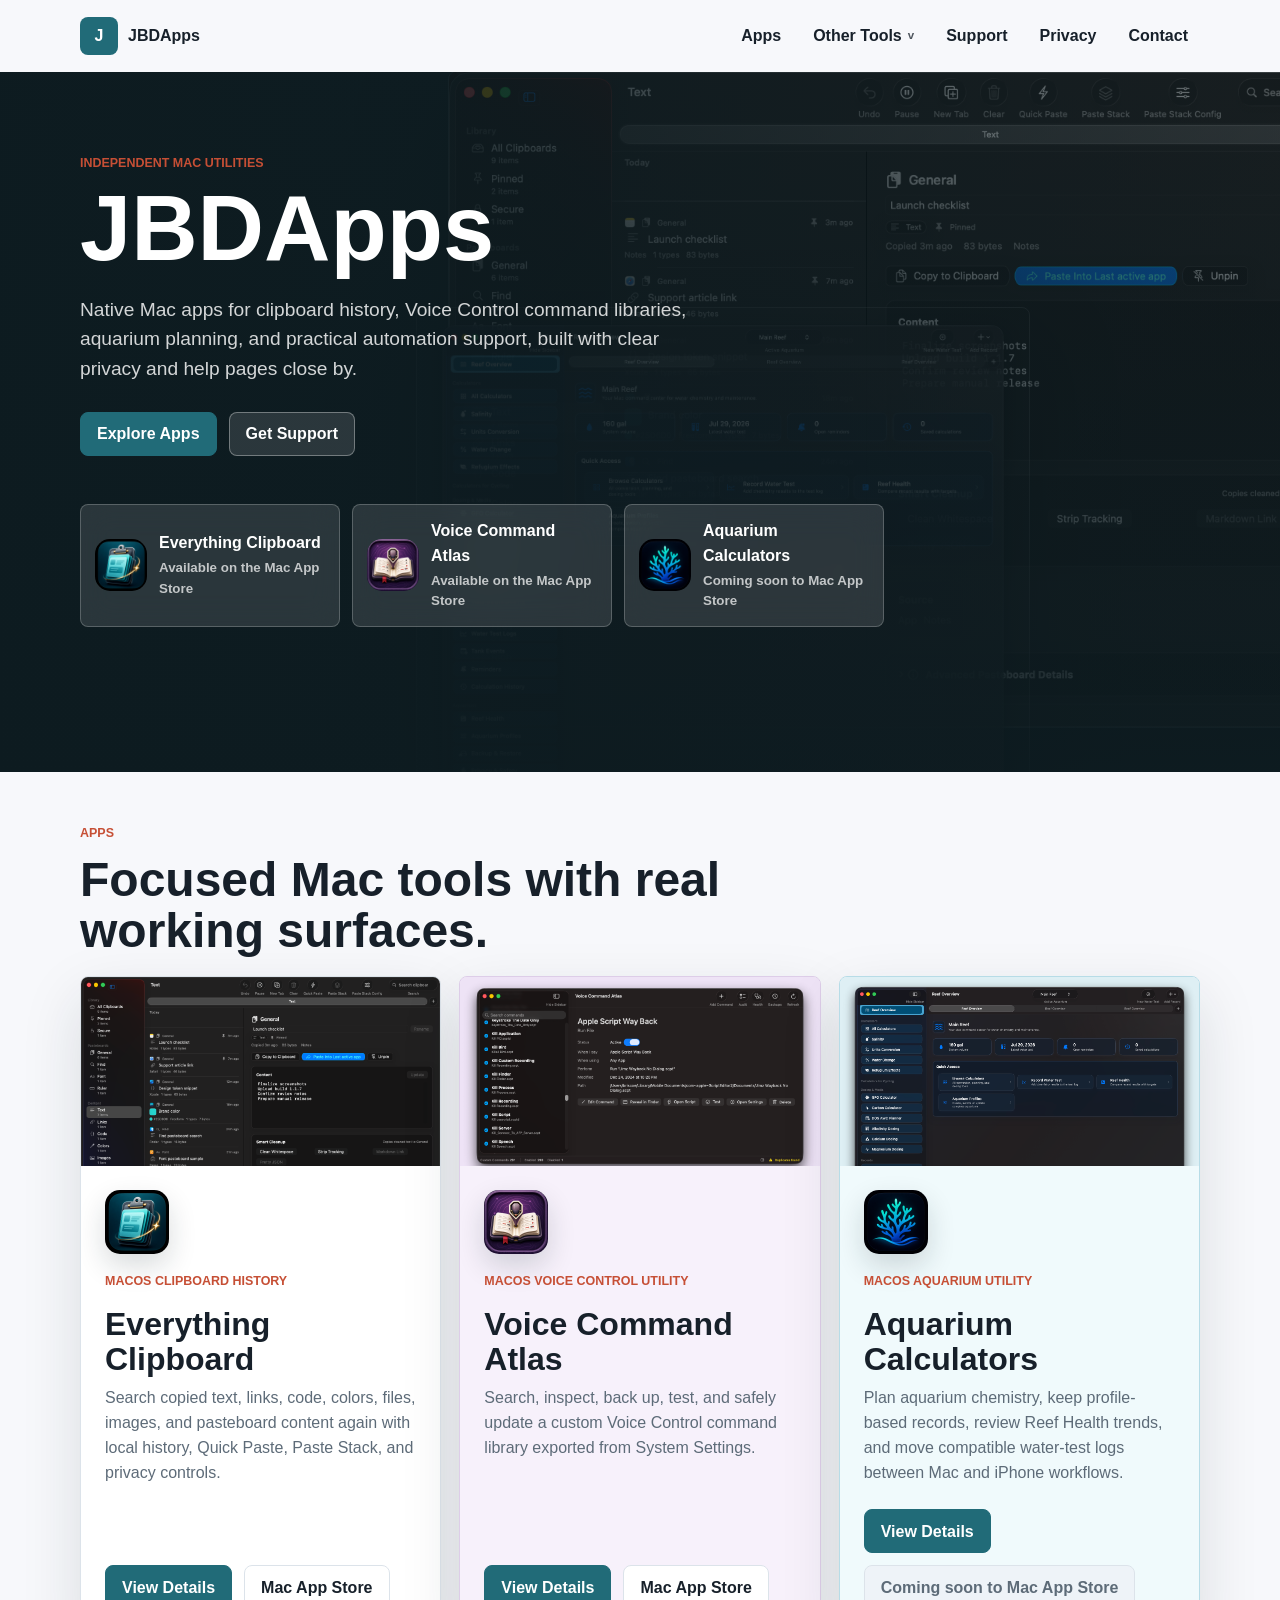
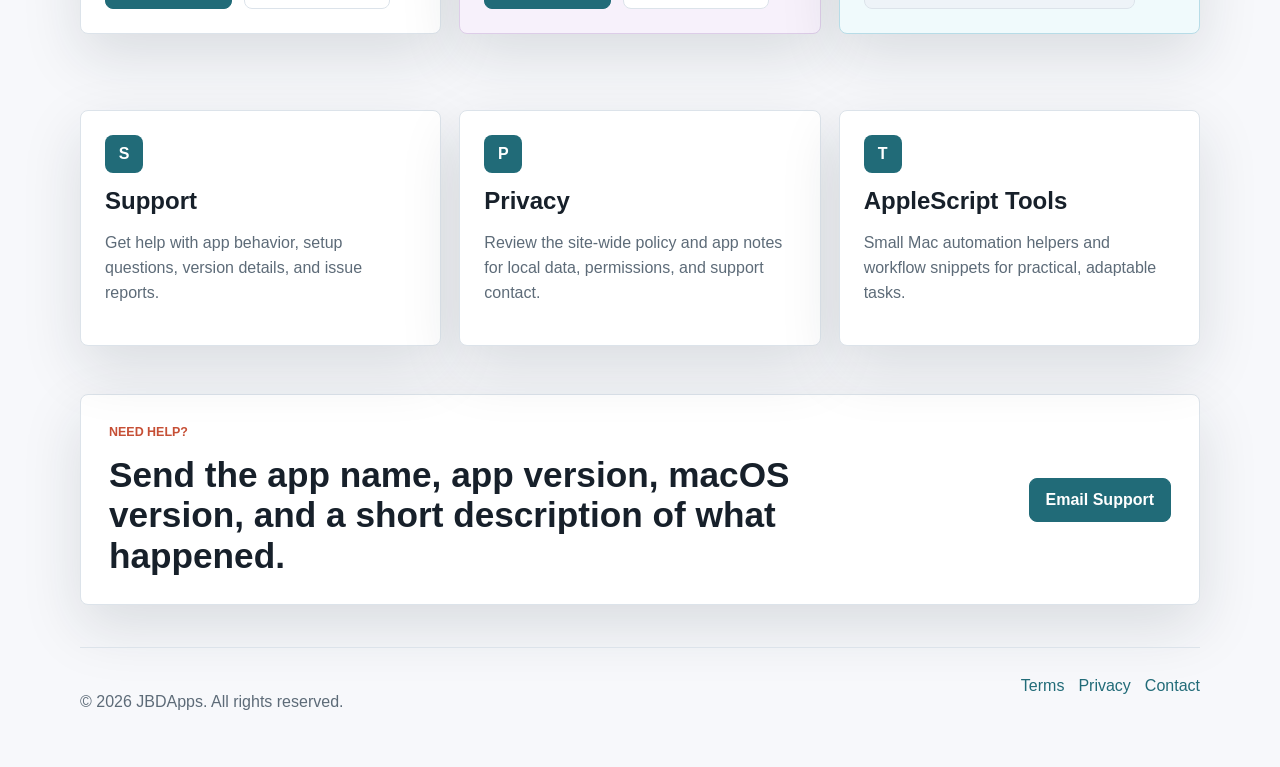
<file: index.html>
<!doctype html>
<html lang="en">
  <head>
    <meta charset="utf-8">
    <meta name="viewport" content="width=device-width, initial-scale=1">
    <title>JBDApps | Independent App Support</title>
    <meta name="description" content="JBDApps builds practical Mac utilities, including Everything Clipboard, Voice Command Atlas, and Aquarium Calculators, with clear support and privacy information.">
    <link rel="canonical" href="https://jbdapps.com/">
    <meta property="og:site_name" content="JBDApps">
    <meta property="og:type" content="website">
    <meta property="og:title" content="JBDApps | Independent App Support">
    <meta property="og:description" content="Practical Mac utilities, support details, privacy policies, and contact options for JBDApps software.">
    <meta property="og:url" content="https://jbdapps.com/">
    <meta property="og:image" content="https://jbdapps.com/assets/images/everything-clipboard/raw-main-window.png">
    <meta name="twitter:card" content="summary_large_image">
    <meta name="twitter:title" content="JBDApps | Independent App Support">
    <meta name="twitter:description" content="Practical Mac utilities, support details, privacy policies, and contact options for JBDApps software.">
    <meta name="twitter:image" content="https://jbdapps.com/assets/images/everything-clipboard/raw-main-window.png">
    <link rel="apple-touch-icon" href="/assets/images/apple-touch-icon.png">
    <link rel="manifest" href="/site.webmanifest">
    <link rel="icon" href="/assets/images/favicon.png" type="image/png">
    <link rel="stylesheet" href="/assets/css/styles.css?v=20260730-aquarium-calculators">
  </head>
  <body>
    <header class="site-header">
      <a class="brand" href="/" aria-label="JBDApps home">
        <span class="brand-mark" aria-hidden="true">J</span>
        <span>JBDApps</span>
      </a>
      <button class="nav-toggle" type="button" aria-expanded="false" aria-controls="site-nav">
        <span class="nav-toggle-bars" aria-hidden="true"></span>
        <span class="visually-hidden">Menu</span>
      </button>
      <nav class="site-nav" id="site-nav" aria-label="Primary navigation">
        <a href="/apps/">Apps</a>
        <div class="nav-dropdown">
          <button class="nav-dropdown-trigger" type="button" aria-expanded="false">
            Other Tools
          </button>
          <div class="nav-dropdown-panel" aria-label="Other tools submenu">
            <a href="/other-tools/">AppleScript</a>
            <a href="/other-tools/aquarium-calculators/">Aquarium Calculators</a>
            <a href="/games/">Games</a>
          </div>
        </div>
        <a href="/support/">Support</a>
        <a href="/privacy/">Privacy</a>
        <a href="/contact/">Contact</a>
      </nav>
    </header>

    <main>
      <section class="home-hero">
        <div class="home-hero-media" aria-hidden="true">
          <img class="home-hero-shot home-hero-shot-primary" src="/assets/images/everything-clipboard/raw-main-window.png" alt="">
          <img class="home-hero-shot home-hero-shot-secondary" src="/assets/images/aquarium-calculators/01-reef-overview.png" alt="">
        </div>
        <div class="home-hero-inner">
          <p class="eyebrow">Independent Mac utilities</p>
          <h1>JBDApps</h1>
          <p class="lead">Native Mac apps for clipboard history, Voice Control command libraries, aquarium planning, and practical automation support, built with clear privacy and help pages close by.</p>
          <div class="hero-actions">
            <a class="button primary" href="/apps/">Explore Apps</a>
            <a class="button secondary" href="/support/">Get Support</a>
          </div>
          <div class="home-hero-links" aria-label="Featured JBDApps software">
            <a class="home-hero-link" href="/apps/everything-clipboard/">
              <img src="/assets/images/everything-clipboard-icon.png" alt="" width="52" height="52">
              <span><strong>Everything Clipboard</strong><small>Available on the Mac App Store</small></span>
            </a>
            <a class="home-hero-link" href="/apps/voice-command-atlas/">
              <img src="/assets/images/voice-command-atlas-icon.png" alt="" width="52" height="52">
              <span><strong>Voice Command Atlas</strong><small>Available on the Mac App Store</small></span>
            </a>
            <a class="home-hero-link" href="/apps/aquarium-calculators/">
              <img src="/assets/images/aquarium-calculators-icon.png" alt="" width="52" height="52">
              <span><strong>Aquarium Calculators</strong><small>Coming soon to Mac App Store</small></span>
            </a>
          </div>
        </div>
      </section>

      <section class="section home-showcase" aria-labelledby="home-apps-title">
        <div class="section-heading">
          <p class="eyebrow">Apps</p>
          <h2 id="home-apps-title">Focused Mac tools with real working surfaces.</h2>
        </div>
        <div class="home-app-grid">
          <article class="home-app-card">
            <div class="home-app-media">
              <img src="/assets/images/everything-clipboard/raw-main-window.png" alt="Everything Clipboard main window showing clipboard history and a selected copied item.">
            </div>
            <div class="home-app-copy">
              <img src="/assets/images/everything-clipboard-icon.png" alt="" class="home-app-icon" width="64" height="64">
              <p class="eyebrow">macOS clipboard history</p>
              <h3>Everything Clipboard</h3>
              <p>Search copied text, links, code, colors, files, images, and pasteboard content again with local history, Quick Paste, Paste Stack, and privacy controls.</p>
              <div class="home-app-actions">
                <a class="button primary" href="/apps/everything-clipboard/">View Details</a>
                <a class="button secondary" href="https://apps.apple.com/us/app/everything-clipboard/id6784394264?mt=12" target="_blank" rel="noopener noreferrer">Mac App Store</a>
              </div>
            </div>
          </article>
          <article class="home-app-card voice-command-atlas-card">
            <div class="home-app-media">
              <img src="/assets/images/voice-command-atlas/1.png" alt="Voice Command Atlas window showing searchable Voice Control commands and selected command details.">
            </div>
            <div class="home-app-copy">
              <img src="/assets/images/voice-command-atlas-icon.png" alt="" class="home-app-icon" width="64" height="64">
              <p class="eyebrow">macOS Voice Control utility</p>
              <h3>Voice Command Atlas</h3>
              <p>Search, inspect, back up, test, and safely update a custom Voice Control command library exported from System Settings.</p>
              <div class="home-app-actions">
                <a class="button primary" href="/apps/voice-command-atlas/">View Details</a>
                <a class="button secondary" href="https://apps.apple.com/us/app/voice-command-atlas/id6789797051?mt=12" target="_blank" rel="noopener noreferrer">Mac App Store</a>
              </div>
            </div>
          </article>
          <article class="home-app-card aquarium-calculators-card">
            <div class="home-app-media">
              <img src="/assets/images/aquarium-calculators/01-reef-overview.png" alt="Aquarium Calculators Reef Overview showing profile details, recent activity, and quick-access tools.">
            </div>
            <div class="home-app-copy">
              <img src="/assets/images/aquarium-calculators-icon.png" alt="" class="home-app-icon" width="64" height="64">
              <p class="eyebrow">macOS aquarium utility</p>
              <h3>Aquarium Calculators</h3>
              <p>Plan aquarium chemistry, keep profile-based records, review Reef Health trends, and move compatible water-test logs between Mac and iPhone workflows.</p>
              <div class="home-app-actions">
                <a class="button primary" href="/apps/aquarium-calculators/">View Details</a>
                <span class="button disabled" aria-disabled="true">Coming soon to Mac App Store</span>
              </div>
            </div>
          </article>
        </div>
      </section>

      <section class="section home-routes" aria-label="Support and site resources">
        <a class="feature-card" href="/support/">
          <span class="card-icon" aria-hidden="true">S</span>
          <h2>Support</h2>
          <p>Get help with app behavior, setup questions, version details, and issue reports.</p>
        </a>
        <a class="feature-card" href="/privacy/">
          <span class="card-icon" aria-hidden="true">P</span>
          <h2>Privacy</h2>
          <p>Review the site-wide policy and app notes for local data, permissions, and support contact.</p>
        </a>
        <a class="feature-card" href="/other-tools/">
          <span class="card-icon" aria-hidden="true">T</span>
          <h2>AppleScript Tools</h2>
          <p>Small Mac automation helpers and workflow snippets for practical, adaptable tasks.</p>
        </a>
      </section>

      <section class="section callout home-callout">
        <div>
          <p class="eyebrow">Need help?</p>
          <h2>Send the app name, app version, macOS version, and a short description of what happened.</h2>
        </div>
        <a class="button primary" href="mailto:support@JBDApps.com">Email Support</a>
      </section>
    </main>

    <footer class="site-footer">
      <p>&copy; 2026 JBDApps. All rights reserved.</p>
      <div>
        <a href="/terms/">Terms</a>
        <a href="/privacy/">Privacy</a>
        <a href="/contact/">Contact</a>
      </div>
    </footer>
    <script src="/assets/js/main.js?v=20260730-aquarium-calculators"></script>
  </body>
</html>
</file>
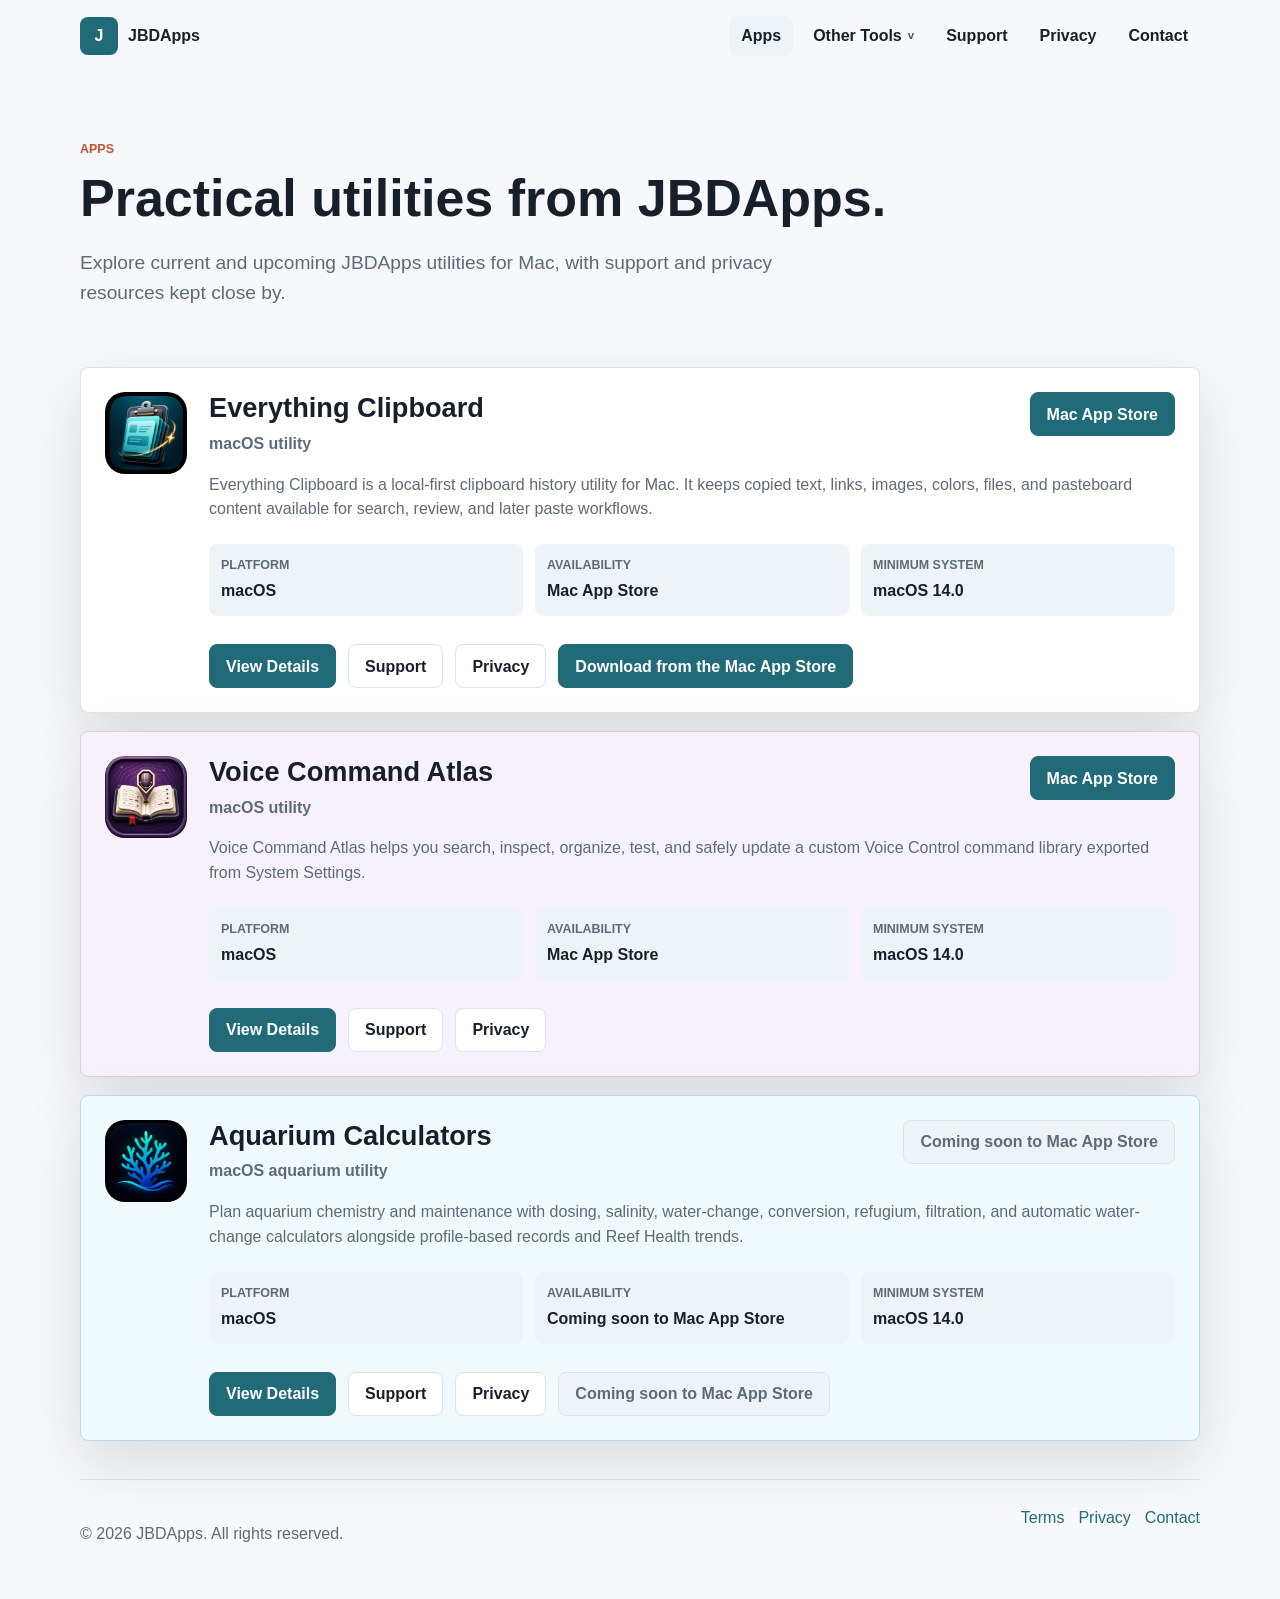
<file: apps/index.html>
<!doctype html>
<html lang="en">
  <head>
    <meta charset="utf-8">
    <meta name="viewport" content="width=device-width, initial-scale=1">
    <title>Apps | JBDApps</title>
    <meta name="description" content="Explore JBDApps software, including Everything Clipboard, Voice Command Atlas, and Aquarium Calculators for macOS.">
    <link rel="canonical" href="https://jbdapps.com/apps/">
    <meta property="og:site_name" content="JBDApps">
    <meta property="og:type" content="website">
    <meta property="og:title" content="Apps | JBDApps">
    <meta property="og:description" content="Explore JBDApps software, including Everything Clipboard, Voice Command Atlas, and Aquarium Calculators for macOS.">
    <meta property="og:url" content="https://jbdapps.com/apps/">
    <meta property="og:image" content="https://jbdapps.com/assets/images/everything-clipboard/raw-main-window.png">
    <meta name="twitter:card" content="summary_large_image">
    <meta name="twitter:title" content="Apps | JBDApps">
    <meta name="twitter:description" content="Explore JBDApps software, including Everything Clipboard, Voice Command Atlas, and Aquarium Calculators for macOS.">
    <meta name="twitter:image" content="https://jbdapps.com/assets/images/everything-clipboard/raw-main-window.png">
    <link rel="apple-touch-icon" href="/assets/images/apple-touch-icon.png">
    <link rel="manifest" href="/site.webmanifest">
    <link rel="icon" href="/assets/images/favicon.png" type="image/png">
    <link rel="stylesheet" href="/assets/css/styles.css?v=20260730-aquarium-calculators">
  </head>
  <body>
    <header class="site-header">
      <a class="brand" href="/"><span class="brand-mark" aria-hidden="true">J</span><span>JBDApps</span></a>
      <button class="nav-toggle" type="button" aria-expanded="false" aria-controls="site-nav"><span class="nav-toggle-bars" aria-hidden="true"></span><span class="visually-hidden">Menu</span></button>
      <nav class="site-nav" id="site-nav" aria-label="Primary navigation">
        <a href="/apps/" aria-current="page">Apps</a>
        <div class="nav-dropdown">
          <button class="nav-dropdown-trigger" type="button" aria-expanded="false">
            Other Tools
          </button>
          <div class="nav-dropdown-panel" aria-label="Other tools submenu">
            <a href="/other-tools/">AppleScript</a>
            <a href="/other-tools/aquarium-calculators/">Aquarium Calculators</a>
            <a href="/games/">Games</a>
          </div>
        </div>
        <a href="/support/">Support</a>
        <a href="/privacy/">Privacy</a>
        <a href="/contact/">Contact</a>
      </nav>
    </header>

    <main>
      <section class="page-heading compact-heading">
        <p class="eyebrow">Apps</p>
        <h1>Practical utilities from JBDApps.</h1>
        <p class="lead">Explore current and upcoming JBDApps utilities for Mac, with support and privacy resources kept close by.</p>
      </section>

      <section class="section app-list" aria-label="App listings">
        <article class="app-card">
          <img src="/assets/images/everything-clipboard-icon.png" alt="Everything Clipboard app icon" class="app-icon" width="82" height="82">
          <div class="app-card-body">
            <div class="app-card-heading">
              <div>
                <h2><a href="/apps/everything-clipboard/">Everything Clipboard</a></h2>
                <p class="platform">macOS utility</p>
              </div>
              <a class="button primary" href="https://apps.apple.com/us/app/everything-clipboard/id6784394264?mt=12" target="_blank" rel="noopener noreferrer">Mac App Store</a>
            </div>
            <p>Everything Clipboard is a local-first clipboard history utility for Mac. It keeps copied text, links, images, colors, files, and pasteboard content available for search, review, and later paste workflows.</p>
            <dl class="metadata">
              <div><dt>Platform</dt><dd>macOS</dd></div>
              <div><dt>Availability</dt><dd>Mac App Store</dd></div>
              <div><dt>Minimum system</dt><dd>macOS 14.0</dd></div>
            </dl>
            <div class="card-actions">
              <a class="button primary" href="/apps/everything-clipboard/">View Details</a>
              <a class="button secondary" href="/support/">Support</a>
              <a class="button secondary" href="/privacy/">Privacy</a>
              <a class="button primary" href="https://apps.apple.com/us/app/everything-clipboard/id6784394264?mt=12" target="_blank" rel="noopener noreferrer">Download from the Mac App Store</a>
            </div>
          </div>
        </article>
        <article class="app-card voice-command-atlas-card">
          <img src="/assets/images/voice-command-atlas-icon.png" alt="Voice Command Atlas app icon" class="app-icon" width="82" height="82">
          <div class="app-card-body">
            <div class="app-card-heading">
              <div>
                <h2><a href="/apps/voice-command-atlas/">Voice Command Atlas</a></h2>
                <p class="platform">macOS utility</p>
              </div>
              <a class="button primary" href="https://apps.apple.com/us/app/voice-command-atlas/id6789797051?mt=12" target="_blank" rel="noopener noreferrer">Mac App Store</a>
            </div>
            <p>Voice Command Atlas helps you search, inspect, organize, test, and safely update a custom Voice Control command library exported from System Settings.</p>
            <dl class="metadata">
              <div><dt>Platform</dt><dd>macOS</dd></div>
              <div><dt>Availability</dt><dd>Mac App Store</dd></div>
              <div><dt>Minimum system</dt><dd>macOS 14.0</dd></div>
            </dl>
            <div class="card-actions">
              <a class="button primary" href="/apps/voice-command-atlas/">View Details</a>
              <a class="button secondary" href="/support/">Support</a>
              <a class="button secondary" href="/privacy/">Privacy</a>
            </div>
          </div>
        </article>
        <article class="app-card aquarium-calculators-card">
          <img src="/assets/images/aquarium-calculators-icon.png" alt="Aquarium Calculators app icon" class="app-icon" width="82" height="82">
          <div class="app-card-body">
            <div class="app-card-heading">
              <div>
                <h2><a href="/apps/aquarium-calculators/">Aquarium Calculators</a></h2>
                <p class="platform">macOS aquarium utility</p>
              </div>
              <span class="button disabled" aria-disabled="true">Coming soon to Mac App Store</span>
            </div>
            <p>Plan aquarium chemistry and maintenance with dosing, salinity, water-change, conversion, refugium, filtration, and automatic water-change calculators alongside profile-based records and Reef Health trends.</p>
            <dl class="metadata">
              <div><dt>Platform</dt><dd>macOS</dd></div>
              <div><dt>Availability</dt><dd>Coming soon to Mac App Store</dd></div>
              <div><dt>Minimum system</dt><dd>macOS 14.0</dd></div>
            </dl>
            <div class="card-actions">
              <a class="button primary" href="/apps/aquarium-calculators/">View Details</a>
              <a class="button secondary" href="/support/">Support</a>
              <a class="button secondary" href="/privacy/">Privacy</a>
              <span class="button disabled" aria-disabled="true">Coming soon to Mac App Store</span>
            </div>
          </div>
        </article>
      </section>
    </main>

    <footer class="site-footer">
      <p>&copy; 2026 JBDApps. All rights reserved.</p>
      <div><a href="/terms/">Terms</a><a href="/privacy/">Privacy</a><a href="/contact/">Contact</a></div>
    </footer>
    <script src="/assets/js/main.js?v=20260701-polish-local"></script>
  </body>
</html>
</file>
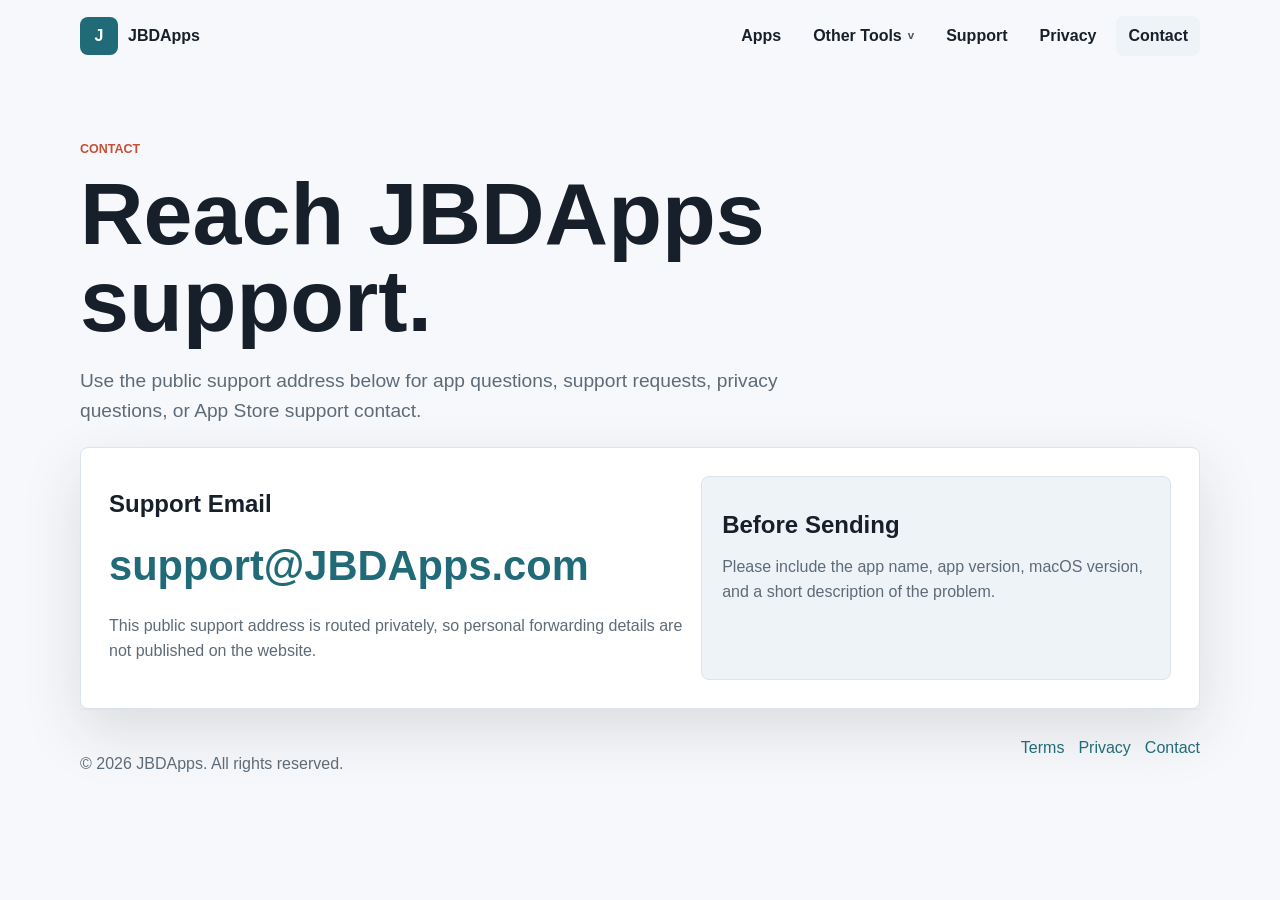
<file: contact/index.html>
<!doctype html>
<html lang="en">
  <head>
    <meta charset="utf-8">
    <meta name="viewport" content="width=device-width, initial-scale=1">
    <title>Contact | JBDApps</title>
    <meta name="description" content="Contact JBDApps for app support, privacy questions, and Everything Clipboard help.">
    <link rel="canonical" href="https://jbdapps.com/contact/">
    <meta property="og:site_name" content="JBDApps">
    <meta property="og:type" content="website">
    <meta property="og:title" content="Contact | JBDApps">
    <meta property="og:description" content="Contact JBDApps for app support, privacy questions, and Everything Clipboard help.">
    <meta property="og:url" content="https://jbdapps.com/contact/">
    <meta property="og:image" content="https://jbdapps.com/assets/images/everything-clipboard/raw-main-window.png">
    <meta name="twitter:card" content="summary_large_image">
    <meta name="twitter:title" content="Contact | JBDApps">
    <meta name="twitter:description" content="Contact JBDApps for app support, privacy questions, and Everything Clipboard help.">
    <meta name="twitter:image" content="https://jbdapps.com/assets/images/everything-clipboard/raw-main-window.png">
    <link rel="apple-touch-icon" href="/assets/images/apple-touch-icon.png">
    <link rel="manifest" href="/site.webmanifest">
    <link rel="icon" href="/assets/images/favicon.png" type="image/png">
    <link rel="stylesheet" href="/assets/css/styles.css?v=20260730-aquarium-calculators">
  </head>
  <body>
    <header class="site-header">
      <a class="brand" href="/"><span class="brand-mark" aria-hidden="true">J</span><span>JBDApps</span></a>
      <button class="nav-toggle" type="button" aria-expanded="false" aria-controls="site-nav"><span class="nav-toggle-bars" aria-hidden="true"></span><span class="visually-hidden">Menu</span></button>
      <nav class="site-nav" id="site-nav" aria-label="Primary navigation">
        <a href="/apps/">Apps</a>
        <div class="nav-dropdown">
          <button class="nav-dropdown-trigger" type="button" aria-expanded="false">
            Other Tools
          </button>
          <div class="nav-dropdown-panel" aria-label="Other tools submenu">
            <a href="/other-tools/">AppleScript</a>
            <a href="/other-tools/aquarium-calculators/">Aquarium Calculators</a>
            <a href="/games/">Games</a>
          </div>
        </div>
        <a href="/support/">Support</a>
        <a href="/privacy/">Privacy</a>
        <a href="/contact/" aria-current="page">Contact</a>
      </nav>
    </header>

    <main>
      <section class="page-heading">
        <p class="eyebrow">Contact</p>
        <h1>Reach JBDApps support.</h1>
        <p class="lead">Use the public support address below for app questions, support requests, privacy questions, or App Store support contact.</p>
      </section>

      <section class="section contact-panel">
        <div>
          <h2>Support Email</h2>
          <p><a class="email-link" href="mailto:support@JBDApps.com">support@JBDApps.com</a></p>
          <p>This public support address is routed privately, so personal forwarding details are not published on the website.</p>
        </div>
        <div class="note-box">
          <h2>Before Sending</h2>
          <p>Please include the app name, app version, macOS version, and a short description of the problem.</p>
        </div>
      </section>
    </main>

    <footer class="site-footer">
      <p>&copy; 2026 JBDApps. All rights reserved.</p>
      <div><a href="/terms/">Terms</a><a href="/privacy/">Privacy</a><a href="/contact/">Contact</a></div>
    </footer>
    <script src="/assets/js/main.js?v=20260701-polish-local"></script>
  </body>
</html>
</file>
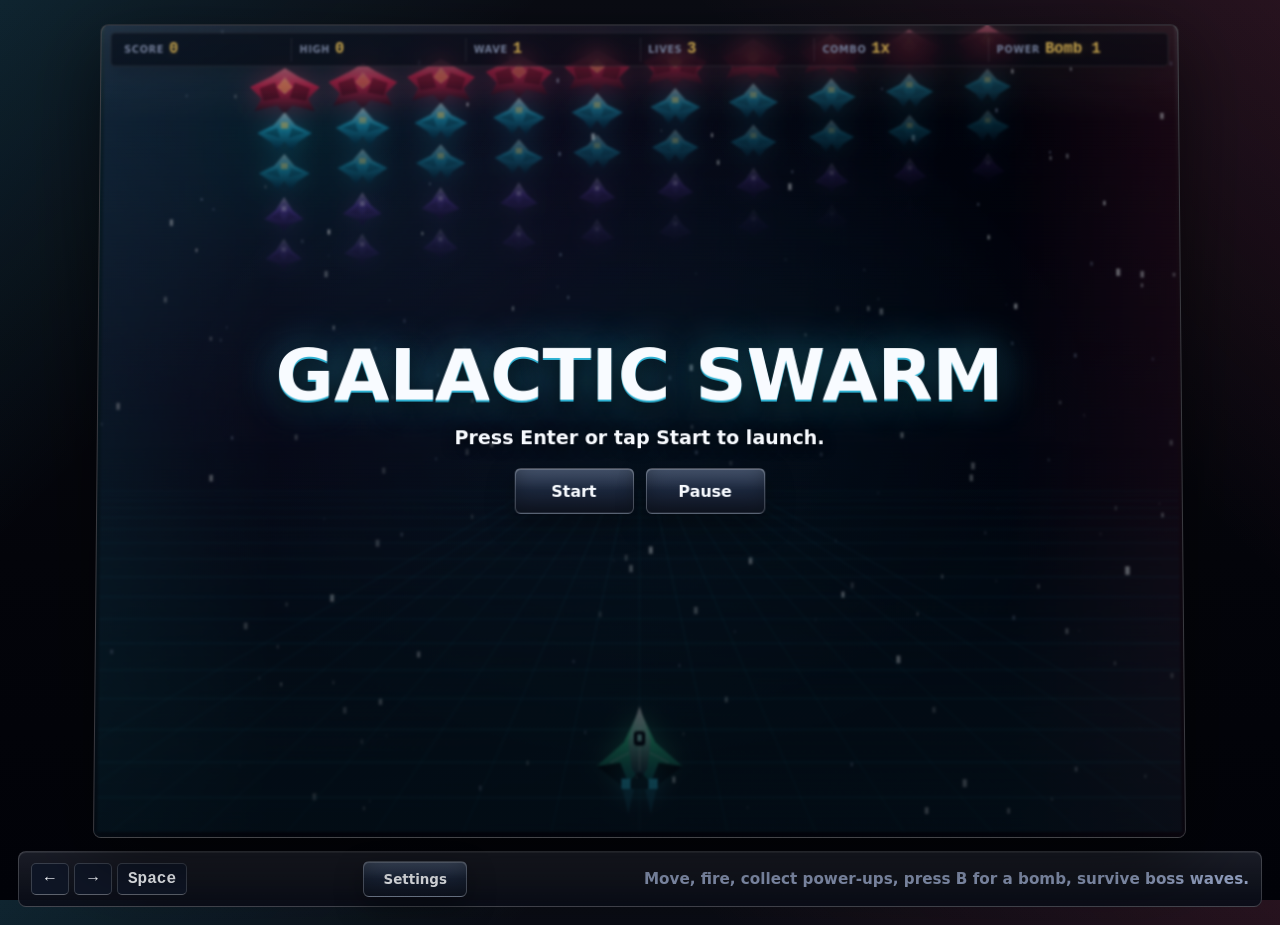
<file: games/index.html>
<!doctype html>
<html lang="en">
  <head>
    <meta charset="utf-8">
    <meta name="viewport" content="width=device-width, initial-scale=1, viewport-fit=cover">
    <meta name="description" content="Play Galactic Swarm, a fast arcade shooter from JBDApps.">
    <title>Galactic Swarm</title>
    <link rel="canonical" href="https://jbdapps.com/games/">
    <link rel="icon" href="/assets/images/favicon.png" type="image/png">
    <link rel="stylesheet" href="./style.css?v=20260722-touch-selection-fix">
  </head>
  <body>
    <div id="orientationGate" class="orientation-gate" role="dialog" aria-labelledby="orientationTitle" aria-describedby="orientationMessage" aria-hidden="true">
      <div class="orientation-card">
        <div class="phone-turn" aria-hidden="true">
          <div class="phone-outline"><span></span></div>
          <div class="turn-arrow">↻</div>
        </div>
        <div class="orientation-kicker">Smartphone Game</div>
        <h1 id="orientationTitle">Rotate Your Smartphone</h1>
        <p id="orientationMessage">Turn your smartphone sideways to play Galactic Swarm in landscape.</p>
      </div>
    </div>

    <main class="shell">
      <section class="game-frame" aria-label="Galactic Swarm arcade game">
        <div class="hud" aria-live="polite">
          <div>
            <span class="label">Score</span>
            <strong id="score">0</strong>
          </div>
          <div>
            <span class="label">High</span>
            <strong id="highScore">0</strong>
          </div>
          <div>
            <span class="label">Wave</span>
            <strong id="wave">1</strong>
          </div>
          <div>
            <span class="label">Lives</span>
            <strong id="lives">3</strong>
          </div>
          <div>
            <span class="label">Combo</span>
            <strong id="combo">1x</strong>
          </div>
          <div>
            <span class="label">Power</span>
            <strong id="power">Ready</strong>
          </div>
        </div>

        <canvas id="game" width="960" height="720"></canvas>

        <div id="overlay" class="overlay">
          <div class="title">Galactic Swarm</div>
          <p id="message">Press Enter or tap Start to launch.</p>
          <div class="controls">
            <button id="startButton" type="button">Start</button>
            <button id="pauseButton" type="button">Pause</button>
          </div>
        </div>

        <div id="settingsPanel" class="settings-panel" hidden>
          <div class="settings-heading">Game Settings</div>
          <div class="settings-row">
            <label for="volumeControl">Effects</label>
            <input id="volumeControl" type="range" min="0" max="100" value="70">
          </div>
          <div class="settings-row">
            <label for="musicVolumeControl">Music</label>
            <input id="musicVolumeControl" type="range" min="0" max="100" value="42">
          </div>
          <div class="settings-row">
            <label for="difficultyControl">Difficulty</label>
            <select id="difficultyControl">
              <option value="training">Training</option>
              <option value="normal" selected>Normal</option>
              <option value="veteran">Veteran</option>
            </select>
          </div>
          <div class="settings-row">
            <label for="fireKeyControl">Fire Key</label>
            <select id="fireKeyControl">
              <option value="Space" selected>Space</option>
              <option value="KeyZ">Z</option>
              <option value="KeyX">X</option>
            </select>
          </div>
          <div class="settings-row settings-check">
            <label for="reducedMotionControl">Less Motion</label>
            <input id="reducedMotionControl" type="checkbox">
          </div>
          <div class="settings-row settings-check">
            <label for="highContrastControl">High Contrast</label>
            <input id="highContrastControl" type="checkbox">
          </div>
          <div class="gamepad-line"><span id="gamepadStatus">Gamepad: not connected</span></div>
          <div class="stats-block">
            <div class="settings-heading">Pilot Record</div>
            <div id="statsSummary" class="stats-summary"></div>
            <div id="achievementsList" class="achievements-list"></div>
          </div>
        </div>

        <div class="touch-controls" aria-label="Touch controls">
          <div>
            <button id="touchLeft" type="button" aria-label="Move left">◀</button>
            <button id="touchRight" type="button" aria-label="Move right">▶</button>
          </div>
          <div>
            <button id="touchBomb" class="touch-bomb" type="button" aria-label="Use bomb">BOMB</button>
            <button id="touchFire" class="touch-fire" type="button" aria-label="Fire">FIRE</button>
          </div>
        </div>
      </section>

      <section class="control-strip" aria-label="Game controls">
        <div class="key-group" aria-hidden="true">
          <kbd>←</kbd><kbd>→</kbd><kbd>Space</kbd>
        </div>
        <button id="settingsButton" class="settings-toggle" type="button">Settings</button>
        <p>Move, fire, collect power-ups, press B for a bomb, survive boss waves.</p>
      </section>
    </main>

    <script src="./game.js?v=20260722-touch-selection-fix"></script>
  </body>
</html>
</file>
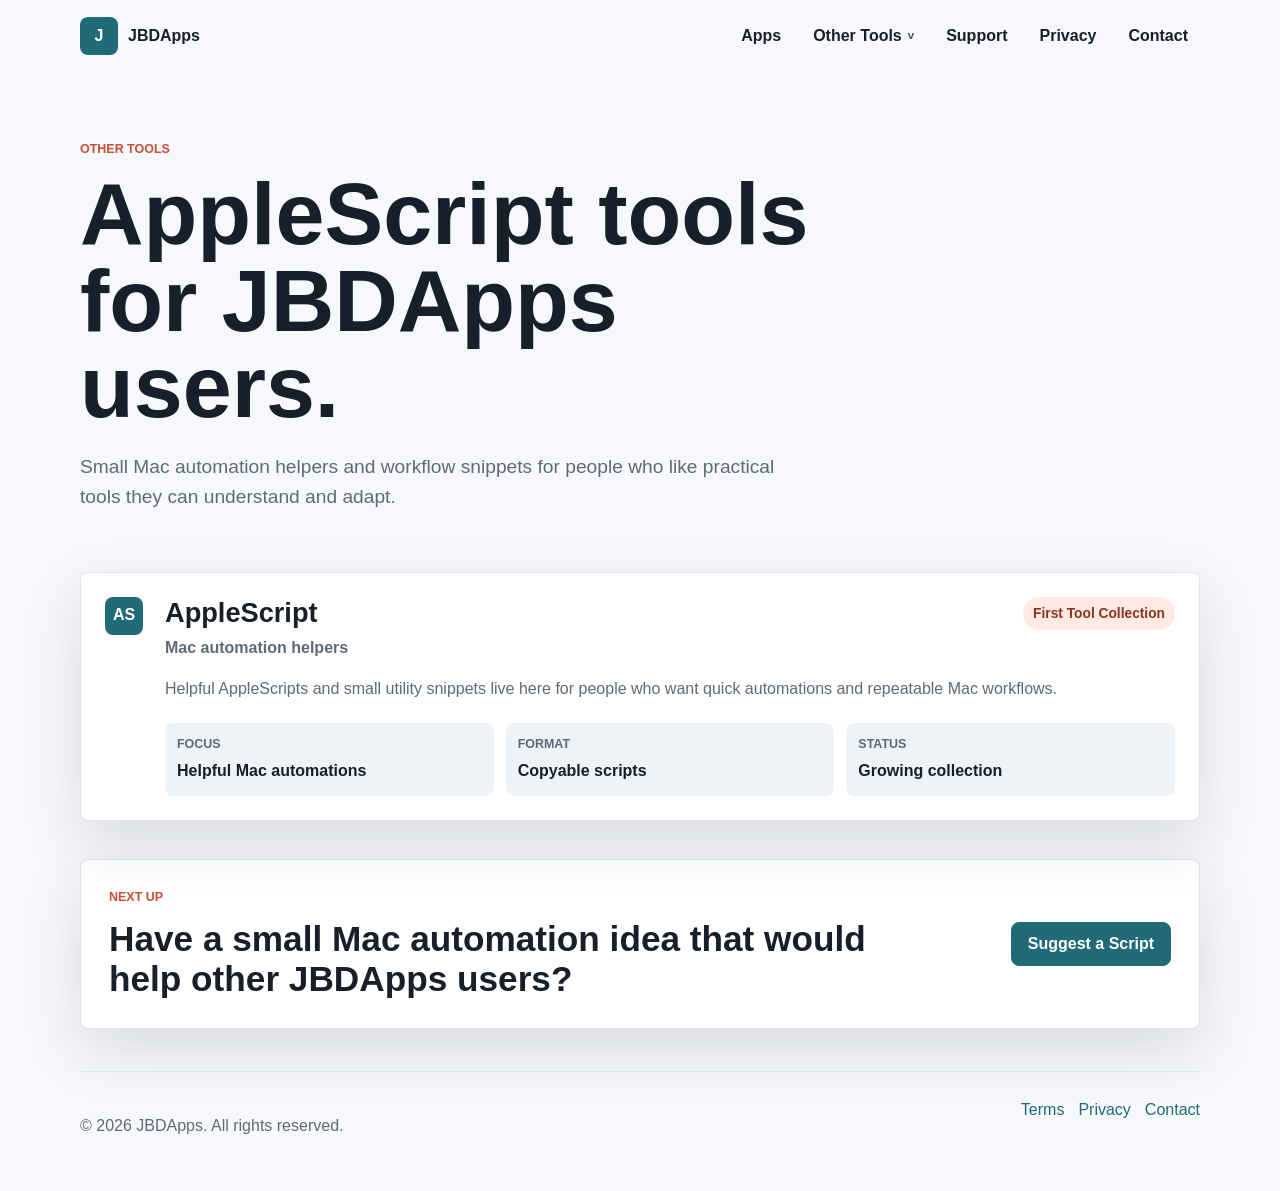
<file: other-tools/index.html>
<!doctype html>
<html lang="en">
  <head>
    <meta charset="utf-8">
    <meta name="viewport" content="width=device-width, initial-scale=1">
    <title>AppleScript | JBDApps</title>
    <meta name="description" content="Small Mac automation helpers and AppleScript tools from JBDApps.">
    <link rel="canonical" href="https://jbdapps.com/other-tools/">
    <meta property="og:site_name" content="JBDApps">
    <meta property="og:type" content="website">
    <meta property="og:title" content="AppleScript Tools | JBDApps">
    <meta property="og:description" content="Small Mac automation helpers and AppleScript tools from JBDApps.">
    <meta property="og:url" content="https://jbdapps.com/other-tools/">
    <meta property="og:image" content="https://jbdapps.com/assets/images/everything-clipboard/raw-main-window.png">
    <meta name="twitter:card" content="summary_large_image">
    <meta name="twitter:title" content="AppleScript Tools | JBDApps">
    <meta name="twitter:description" content="Small Mac automation helpers and AppleScript tools from JBDApps.">
    <meta name="twitter:image" content="https://jbdapps.com/assets/images/everything-clipboard/raw-main-window.png">
    <link rel="apple-touch-icon" href="/assets/images/apple-touch-icon.png">
    <link rel="manifest" href="/site.webmanifest">
    <link rel="icon" href="/assets/images/favicon.png" type="image/png">
    <link rel="stylesheet" href="/assets/css/styles.css?v=20260730-aquarium-calculators">
  </head>
  <body>
    <header class="site-header">
      <a class="brand" href="/"><span class="brand-mark" aria-hidden="true">J</span><span>JBDApps</span></a>
      <button class="nav-toggle" type="button" aria-expanded="false" aria-controls="site-nav"><span class="nav-toggle-bars" aria-hidden="true"></span><span class="visually-hidden">Menu</span></button>
      <nav class="site-nav" id="site-nav" aria-label="Primary navigation">
        <a href="/apps/">Apps</a>
        <div class="nav-dropdown">
          <button class="nav-dropdown-trigger" type="button" aria-expanded="false">
            Other Tools
          </button>
          <div class="nav-dropdown-panel" aria-label="Other tools submenu">
            <a href="/other-tools/" aria-current="page">AppleScript</a>
            <a href="/other-tools/aquarium-calculators/">Aquarium Calculators</a>
            <a href="/games/">Games</a>
          </div>
        </div>
        <a href="/support/">Support</a>
        <a href="/privacy/">Privacy</a>
        <a href="/contact/">Contact</a>
      </nav>
    </header>

    <main>
      <section class="page-heading">
        <p class="eyebrow">Other Tools</p>
        <h1>AppleScript tools for JBDApps users.</h1>
        <p class="lead">Small Mac automation helpers and workflow snippets for people who like practical tools they can understand and adapt.</p>
      </section>

      <section class="section app-list" aria-label="AppleScript tools">
        <article class="app-card">
          <div class="app-icon placeholder" aria-hidden="true">AS</div>
          <div class="app-card-body">
            <div class="app-card-heading">
              <div>
                <h2>AppleScript</h2>
                <p class="platform">Mac automation helpers</p>
              </div>
              <span class="status-pill">First Tool Collection</span>
            </div>
            <p>Helpful AppleScripts and small utility snippets live here for people who want quick automations and repeatable Mac workflows.</p>
            <dl class="metadata">
              <div><dt>Focus</dt><dd>Helpful Mac automations</dd></div>
              <div><dt>Format</dt><dd>Copyable scripts</dd></div>
              <div><dt>Status</dt><dd>Growing collection</dd></div>
            </dl>
          </div>
        </article>
      </section>

      <section class="section callout">
        <div>
          <p class="eyebrow">Next up</p>
          <h2>Have a small Mac automation idea that would help other JBDApps users?</h2>
        </div>
        <a class="button primary" href="mailto:support@JBDApps.com">Suggest a Script</a>
      </section>
    </main>

    <footer class="site-footer">
      <p>&copy; 2026 JBDApps. All rights reserved.</p>
      <div><a href="/terms/">Terms</a><a href="/privacy/">Privacy</a><a href="/contact/">Contact</a></div>
    </footer>
    <script src="/assets/js/main.js?v=20260701-polish-local"></script>
  </body>
</html>
</file>
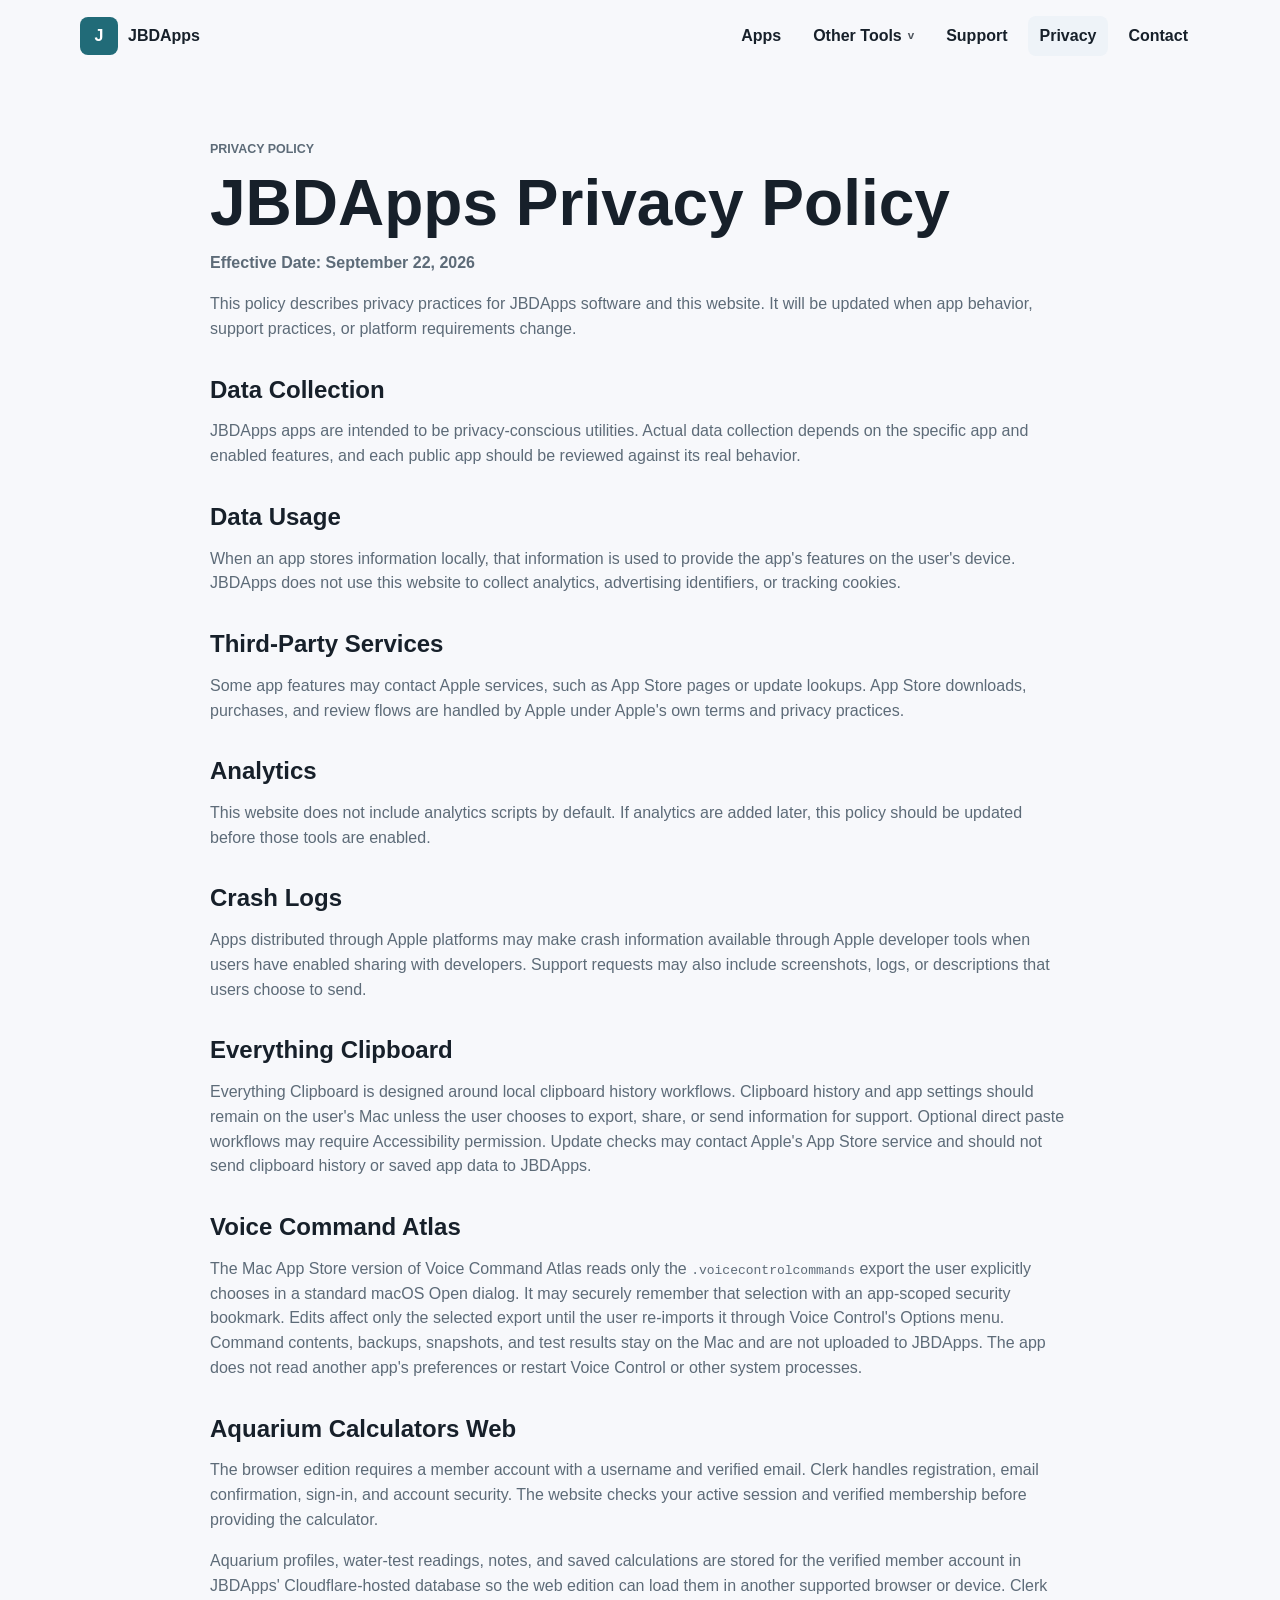
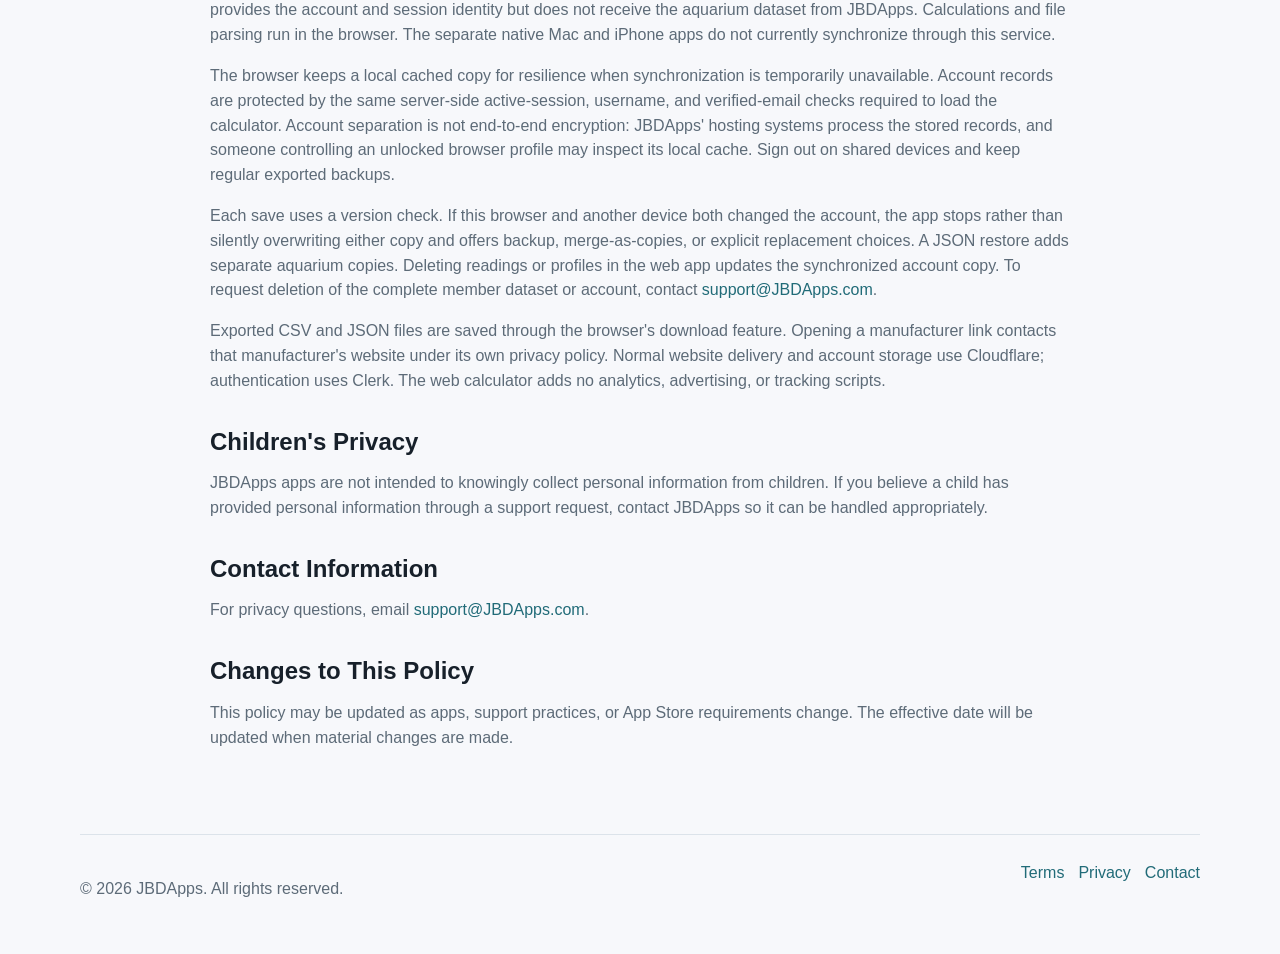
<file: privacy/index.html>
<!doctype html>
<html lang="en">
  <head>
    <meta charset="utf-8">
    <meta name="viewport" content="width=device-width, initial-scale=1">
    <title>Privacy Policy | JBDApps</title>
    <meta name="description" content="Privacy policy for JBDApps applications, including Everything Clipboard and Voice Command Atlas.">
    <link rel="canonical" href="https://jbdapps.com/privacy/">
    <meta property="og:site_name" content="JBDApps">
    <meta property="og:type" content="website">
    <meta property="og:title" content="Privacy Policy | JBDApps">
    <meta property="og:description" content="Privacy policy for JBDApps applications, including Everything Clipboard and Voice Command Atlas.">
    <meta property="og:url" content="https://jbdapps.com/privacy/">
    <meta property="og:image" content="https://jbdapps.com/assets/images/everything-clipboard/raw-main-window.png">
    <meta name="twitter:card" content="summary_large_image">
    <meta name="twitter:title" content="Privacy Policy | JBDApps">
    <meta name="twitter:description" content="Privacy policy for JBDApps applications, including Everything Clipboard and Voice Command Atlas.">
    <meta name="twitter:image" content="https://jbdapps.com/assets/images/everything-clipboard/raw-main-window.png">
    <link rel="apple-touch-icon" href="/assets/images/apple-touch-icon.png">
    <link rel="manifest" href="/site.webmanifest">
    <link rel="icon" href="/assets/images/favicon.png" type="image/png">
    <link rel="stylesheet" href="/assets/css/styles.css?v=20260730-aquarium-calculators">
  </head>
  <body>
    <header class="site-header">
      <a class="brand" href="/"><span class="brand-mark" aria-hidden="true">J</span><span>JBDApps</span></a>
      <button class="nav-toggle" type="button" aria-expanded="false" aria-controls="site-nav"><span class="nav-toggle-bars" aria-hidden="true"></span><span class="visually-hidden">Menu</span></button>
      <nav class="site-nav" id="site-nav" aria-label="Primary navigation">
        <a href="/apps/">Apps</a>
        <div class="nav-dropdown">
          <button class="nav-dropdown-trigger" type="button" aria-expanded="false">
            Other Tools
          </button>
          <div class="nav-dropdown-panel" aria-label="Other tools submenu">
            <a href="/other-tools/">AppleScript</a>
            <a href="/other-tools/aquarium-calculators/">Aquarium Calculators</a>
            <a href="/games/">Games</a>
          </div>
        </div>
        <a href="/support/">Support</a>
        <a href="/privacy/" aria-current="page">Privacy</a>
        <a href="/contact/">Contact</a>
      </nav>
    </header>

    <main>
      <article class="legal-page">
        <p class="eyebrow">Privacy Policy</p>
        <h1>JBDApps Privacy Policy</h1>
        <p class="effective-date">Effective Date: September 22, 2026</p>
        <p>This policy describes privacy practices for JBDApps software and this website. It will be updated when app behavior, support practices, or platform requirements change.</p>

        <h2>Data Collection</h2>
        <p>JBDApps apps are intended to be privacy-conscious utilities. Actual data collection depends on the specific app and enabled features, and each public app should be reviewed against its real behavior.</p>

        <h2>Data Usage</h2>
        <p>When an app stores information locally, that information is used to provide the app's features on the user's device. JBDApps does not use this website to collect analytics, advertising identifiers, or tracking cookies.</p>

        <h2>Third-Party Services</h2>
        <p>Some app features may contact Apple services, such as App Store pages or update lookups. App Store downloads, purchases, and review flows are handled by Apple under Apple's own terms and privacy practices.</p>

        <h2>Analytics</h2>
        <p>This website does not include analytics scripts by default. If analytics are added later, this policy should be updated before those tools are enabled.</p>

        <h2>Crash Logs</h2>
        <p>Apps distributed through Apple platforms may make crash information available through Apple developer tools when users have enabled sharing with developers. Support requests may also include screenshots, logs, or descriptions that users choose to send.</p>

        <h2>Everything Clipboard</h2>
        <p>Everything Clipboard is designed around local clipboard history workflows. Clipboard history and app settings should remain on the user's Mac unless the user chooses to export, share, or send information for support. Optional direct paste workflows may require Accessibility permission. Update checks may contact Apple's App Store service and should not send clipboard history or saved app data to JBDApps.</p>

        <h2>Voice Command Atlas</h2>
        <p>The Mac App Store version of Voice Command Atlas reads only the <code>.voicecontrolcommands</code> export the user explicitly chooses in a standard macOS Open dialog. It may securely remember that selection with an app-scoped security bookmark. Edits affect only the selected export until the user re-imports it through Voice Control's Options menu. Command contents, backups, snapshots, and test results stay on the Mac and are not uploaded to JBDApps. The app does not read another app's preferences or restart Voice Control or other system processes.</p>

        <h2>Aquarium Calculators Web</h2>
        <p>The browser edition requires a member account with a username and verified email. Clerk handles registration, email confirmation, sign-in, and account security. The website checks your active session and verified membership before providing the calculator.</p>
        <p>Aquarium profiles, water-test readings, notes, and saved calculations are stored for the verified member account in JBDApps' Cloudflare-hosted database so the web edition can load them in another supported browser or device. Clerk provides the account and session identity but does not receive the aquarium dataset from JBDApps. Calculations and file parsing run in the browser. The separate native Mac and iPhone apps do not currently synchronize through this service.</p>
        <p>The browser keeps a local cached copy for resilience when synchronization is temporarily unavailable. Account records are protected by the same server-side active-session, username, and verified-email checks required to load the calculator. Account separation is not end-to-end encryption: JBDApps' hosting systems process the stored records, and someone controlling an unlocked browser profile may inspect its local cache. Sign out on shared devices and keep regular exported backups.</p>
        <p>Each save uses a version check. If this browser and another device both changed the account, the app stops rather than silently overwriting either copy and offers backup, merge-as-copies, or explicit replacement choices. A JSON restore adds separate aquarium copies. Deleting readings or profiles in the web app updates the synchronized account copy. To request deletion of the complete member dataset or account, contact <a href="mailto:support@JBDApps.com">support@JBDApps.com</a>.</p>
        <p>Exported CSV and JSON files are saved through the browser's download feature. Opening a manufacturer link contacts that manufacturer's website under its own privacy policy. Normal website delivery and account storage use Cloudflare; authentication uses Clerk. The web calculator adds no analytics, advertising, or tracking scripts.</p>

        <h2>Children's Privacy</h2>
        <p>JBDApps apps are not intended to knowingly collect personal information from children. If you believe a child has provided personal information through a support request, contact JBDApps so it can be handled appropriately.</p>

        <h2>Contact Information</h2>
        <p>For privacy questions, email <a href="mailto:support@JBDApps.com">support@JBDApps.com</a>.</p>

        <h2>Changes to This Policy</h2>
        <p>This policy may be updated as apps, support practices, or App Store requirements change. The effective date will be updated when material changes are made.</p>
      </article>
    </main>

    <footer class="site-footer">
      <p>&copy; 2026 JBDApps. All rights reserved.</p>
      <div><a href="/terms/">Terms</a><a href="/privacy/">Privacy</a><a href="/contact/">Contact</a></div>
    </footer>
    <script src="/assets/js/main.js?v=20260701-polish-local"></script>
  </body>
</html>
</file>
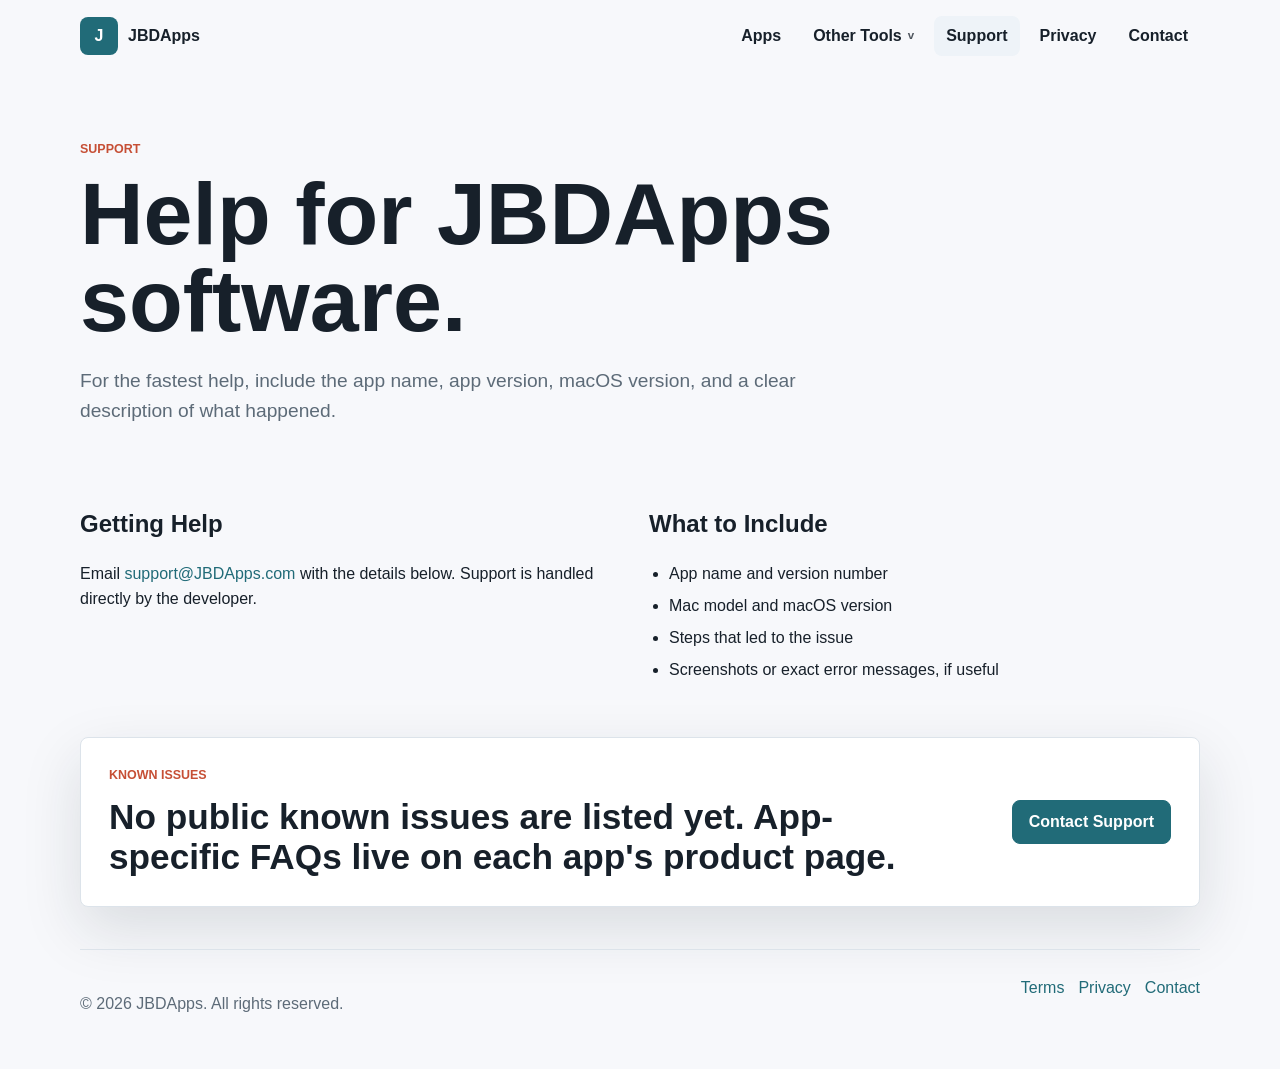
<file: support/index.html>
<!doctype html>
<html lang="en">
  <head>
    <meta charset="utf-8">
    <meta name="viewport" content="width=device-width, initial-scale=1">
    <title>Support | JBDApps</title>
    <meta name="description" content="Get support for JBDApps software, including Everything Clipboard for macOS.">
    <link rel="canonical" href="https://jbdapps.com/support/">
    <meta property="og:site_name" content="JBDApps">
    <meta property="og:type" content="website">
    <meta property="og:title" content="Support | JBDApps">
    <meta property="og:description" content="Get direct support for JBDApps software, including Everything Clipboard for macOS.">
    <meta property="og:url" content="https://jbdapps.com/support/">
    <meta property="og:image" content="https://jbdapps.com/assets/images/everything-clipboard/raw-main-window.png">
    <meta name="twitter:card" content="summary_large_image">
    <meta name="twitter:title" content="Support | JBDApps">
    <meta name="twitter:description" content="Get direct support for JBDApps software, including Everything Clipboard for macOS.">
    <meta name="twitter:image" content="https://jbdapps.com/assets/images/everything-clipboard/raw-main-window.png">
    <link rel="apple-touch-icon" href="/assets/images/apple-touch-icon.png">
    <link rel="manifest" href="/site.webmanifest">
    <link rel="icon" href="/assets/images/favicon.png" type="image/png">
    <link rel="stylesheet" href="/assets/css/styles.css?v=20260730-aquarium-calculators">
  </head>
  <body>
    <header class="site-header">
      <a class="brand" href="/"><span class="brand-mark" aria-hidden="true">J</span><span>JBDApps</span></a>
      <button class="nav-toggle" type="button" aria-expanded="false" aria-controls="site-nav"><span class="nav-toggle-bars" aria-hidden="true"></span><span class="visually-hidden">Menu</span></button>
      <nav class="site-nav" id="site-nav" aria-label="Primary navigation">
        <a href="/apps/">Apps</a>
        <div class="nav-dropdown">
          <button class="nav-dropdown-trigger" type="button" aria-expanded="false">
            Other Tools
          </button>
          <div class="nav-dropdown-panel" aria-label="Other tools submenu">
            <a href="/other-tools/">AppleScript</a>
            <a href="/other-tools/aquarium-calculators/">Aquarium Calculators</a>
            <a href="/games/">Games</a>
          </div>
        </div>
        <a href="/support/" aria-current="page">Support</a>
        <a href="/privacy/">Privacy</a>
        <a href="/contact/">Contact</a>
      </nav>
    </header>

    <main>
      <section class="page-heading">
        <p class="eyebrow">Support</p>
        <h1>Help for JBDApps software.</h1>
        <p class="lead">For the fastest help, include the app name, app version, macOS version, and a clear description of what happened.</p>
      </section>

      <section class="section two-column">
        <article>
          <h2>Getting Help</h2>
          <p>Email <a href="mailto:support@JBDApps.com">support@JBDApps.com</a> with the details below. Support is handled directly by the developer.</p>
        </article>
        <article>
          <h2>What to Include</h2>
          <ul class="check-list">
            <li>App name and version number</li>
            <li>Mac model and macOS version</li>
            <li>Steps that led to the issue</li>
            <li>Screenshots or exact error messages, if useful</li>
          </ul>
        </article>
      </section>

      <section class="section callout">
        <div>
          <p class="eyebrow">Known Issues</p>
          <h2>No public known issues are listed yet. App-specific FAQs live on each app's product page.</h2>
        </div>
        <a class="button primary" href="mailto:support@JBDApps.com">Contact Support</a>
      </section>
    </main>

    <footer class="site-footer">
      <p>&copy; 2026 JBDApps. All rights reserved.</p>
      <div><a href="/terms/">Terms</a><a href="/privacy/">Privacy</a><a href="/contact/">Contact</a></div>
    </footer>
    <script src="/assets/js/main.js?v=20260701-polish-local"></script>
  </body>
</html>
</file>
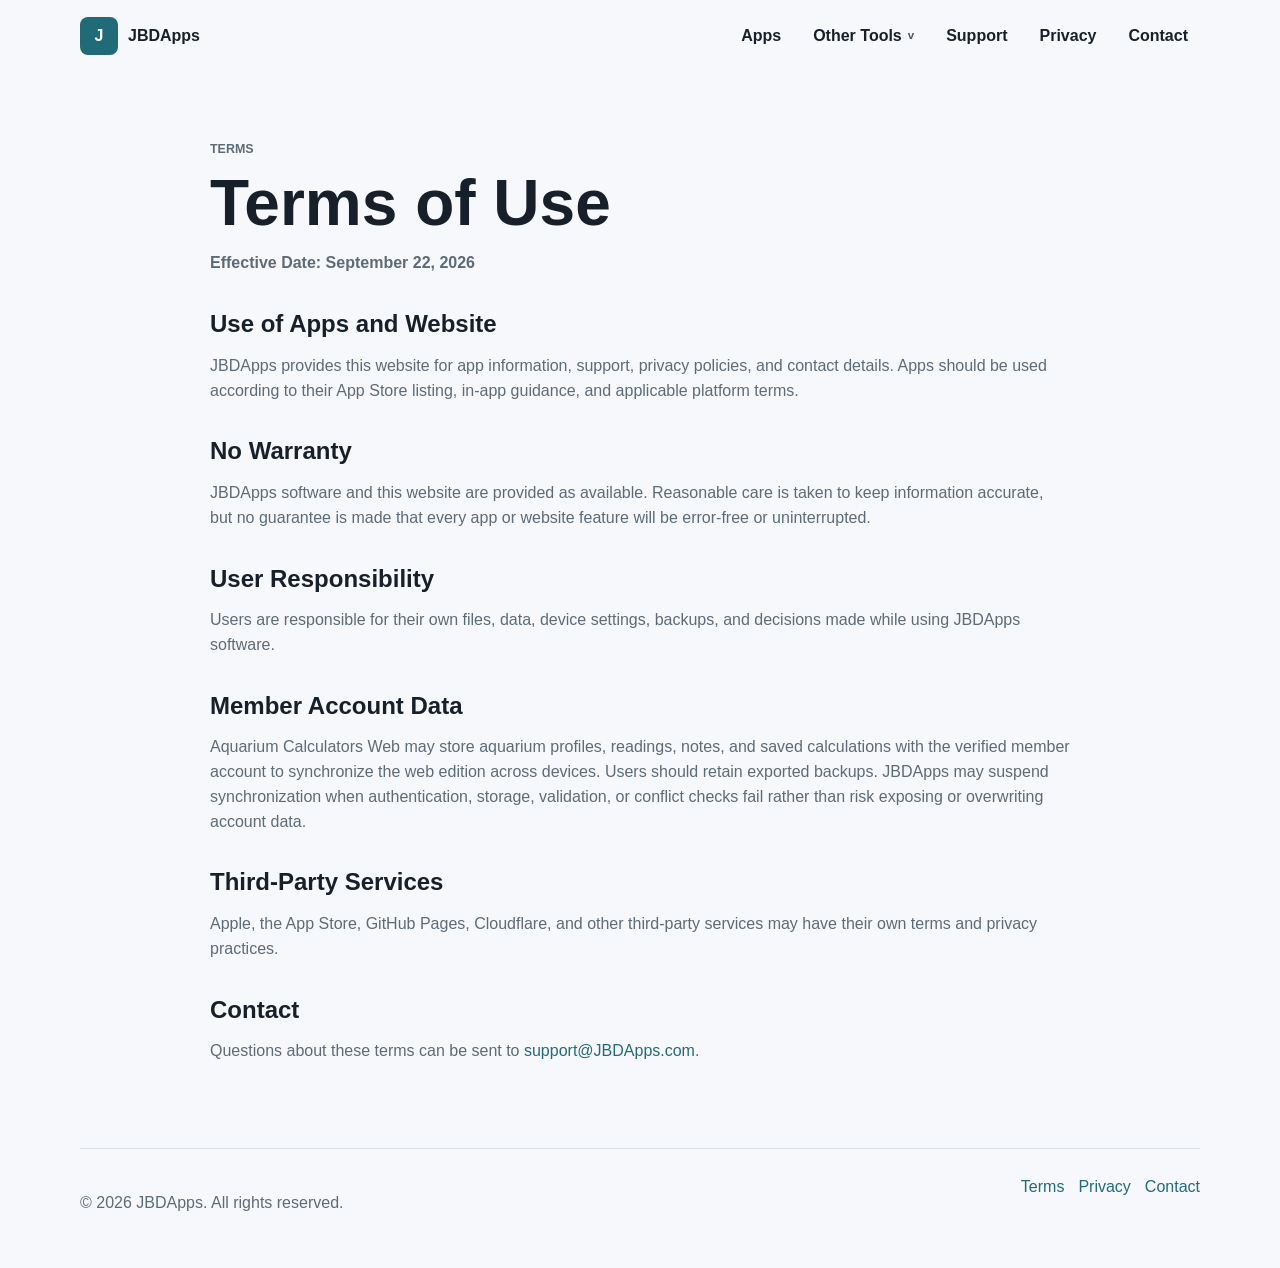
<file: terms/index.html>
<!doctype html>
<html lang="en">
  <head>
    <meta charset="utf-8">
    <meta name="viewport" content="width=device-width, initial-scale=1">
    <title>Terms of Use | JBDApps</title>
    <meta name="description" content="Terms of use for JBDApps applications and website.">
    <link rel="canonical" href="https://jbdapps.com/terms/">
    <meta property="og:site_name" content="JBDApps">
    <meta property="og:type" content="website">
    <meta property="og:title" content="Terms of Use | JBDApps">
    <meta property="og:description" content="Terms of use for JBDApps applications and website.">
    <meta property="og:url" content="https://jbdapps.com/terms/">
    <meta property="og:image" content="https://jbdapps.com/assets/images/everything-clipboard/raw-main-window.png">
    <meta name="twitter:card" content="summary_large_image">
    <meta name="twitter:title" content="Terms of Use | JBDApps">
    <meta name="twitter:description" content="Terms of use for JBDApps applications and website.">
    <meta name="twitter:image" content="https://jbdapps.com/assets/images/everything-clipboard/raw-main-window.png">
    <link rel="apple-touch-icon" href="/assets/images/apple-touch-icon.png">
    <link rel="manifest" href="/site.webmanifest">
    <link rel="icon" href="/assets/images/favicon.png" type="image/png">
    <link rel="stylesheet" href="/assets/css/styles.css?v=20260730-aquarium-calculators">
  </head>
  <body>
    <header class="site-header">
      <a class="brand" href="/"><span class="brand-mark" aria-hidden="true">J</span><span>JBDApps</span></a>
      <button class="nav-toggle" type="button" aria-expanded="false" aria-controls="site-nav"><span class="nav-toggle-bars" aria-hidden="true"></span><span class="visually-hidden">Menu</span></button>
      <nav class="site-nav" id="site-nav" aria-label="Primary navigation">
        <a href="/apps/">Apps</a>
        <div class="nav-dropdown">
          <button class="nav-dropdown-trigger" type="button" aria-expanded="false">
            Other Tools
          </button>
          <div class="nav-dropdown-panel" aria-label="Other tools submenu">
            <a href="/other-tools/">AppleScript</a>
            <a href="/other-tools/aquarium-calculators/">Aquarium Calculators</a>
            <a href="/games/">Games</a>
          </div>
        </div>
        <a href="/support/">Support</a>
        <a href="/privacy/">Privacy</a>
        <a href="/contact/">Contact</a>
      </nav>
    </header>

    <main>
      <article class="legal-page">
        <p class="eyebrow">Terms</p>
        <h1>Terms of Use</h1>
        <p class="effective-date">Effective Date: September 22, 2026</p>

        <h2>Use of Apps and Website</h2>
        <p>JBDApps provides this website for app information, support, privacy policies, and contact details. Apps should be used according to their App Store listing, in-app guidance, and applicable platform terms.</p>

        <h2>No Warranty</h2>
        <p>JBDApps software and this website are provided as available. Reasonable care is taken to keep information accurate, but no guarantee is made that every app or website feature will be error-free or uninterrupted.</p>

        <h2>User Responsibility</h2>
        <p>Users are responsible for their own files, data, device settings, backups, and decisions made while using JBDApps software.</p>

        <h2>Member Account Data</h2>
        <p>Aquarium Calculators Web may store aquarium profiles, readings, notes, and saved calculations with the verified member account to synchronize the web edition across devices. Users should retain exported backups. JBDApps may suspend synchronization when authentication, storage, validation, or conflict checks fail rather than risk exposing or overwriting account data.</p>

        <h2>Third-Party Services</h2>
        <p>Apple, the App Store, GitHub Pages, Cloudflare, and other third-party services may have their own terms and privacy practices.</p>

        <h2>Contact</h2>
        <p>Questions about these terms can be sent to <a href="mailto:support@JBDApps.com">support@JBDApps.com</a>.</p>
      </article>
    </main>

    <footer class="site-footer">
      <p>&copy; 2026 JBDApps. All rights reserved.</p>
      <div><a href="/terms/">Terms</a><a href="/privacy/">Privacy</a><a href="/contact/">Contact</a></div>
    </footer>
    <script src="/assets/js/main.js?v=20260701-polish-local"></script>
  </body>
</html>
</file>
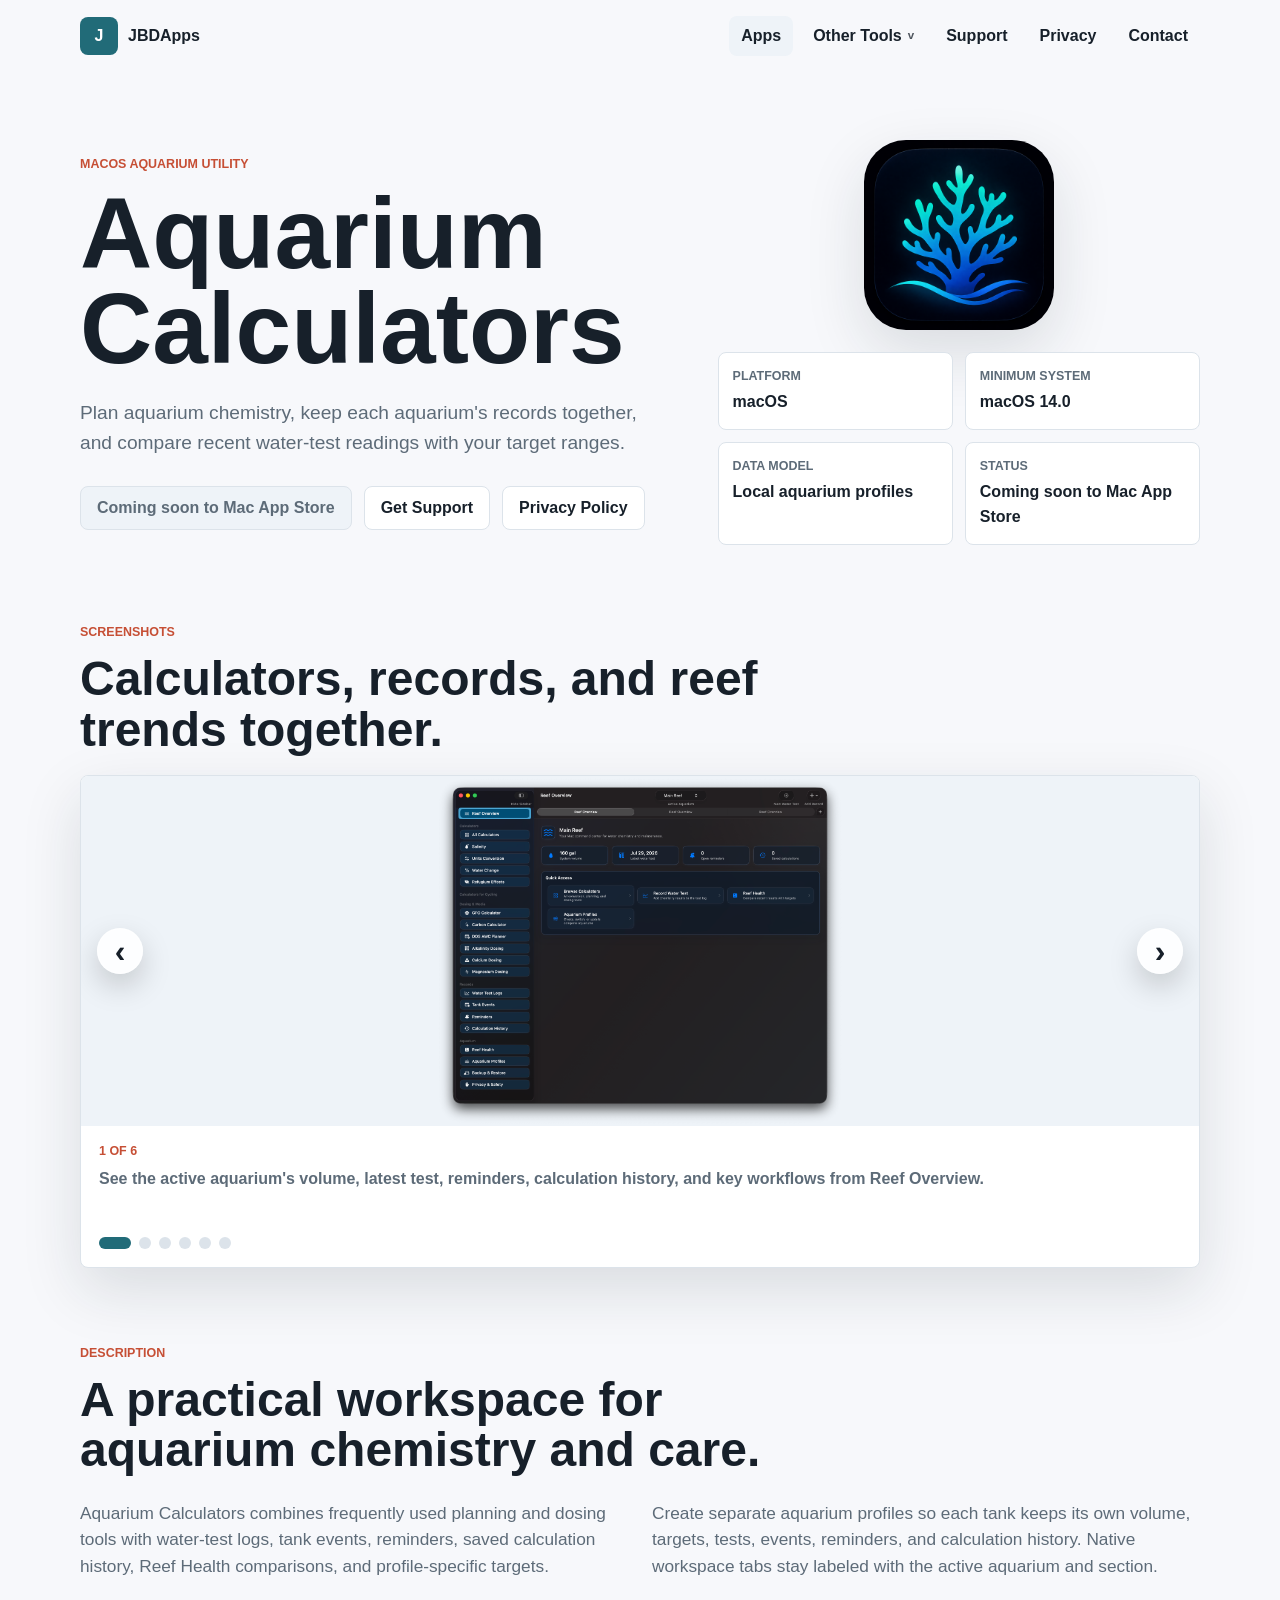
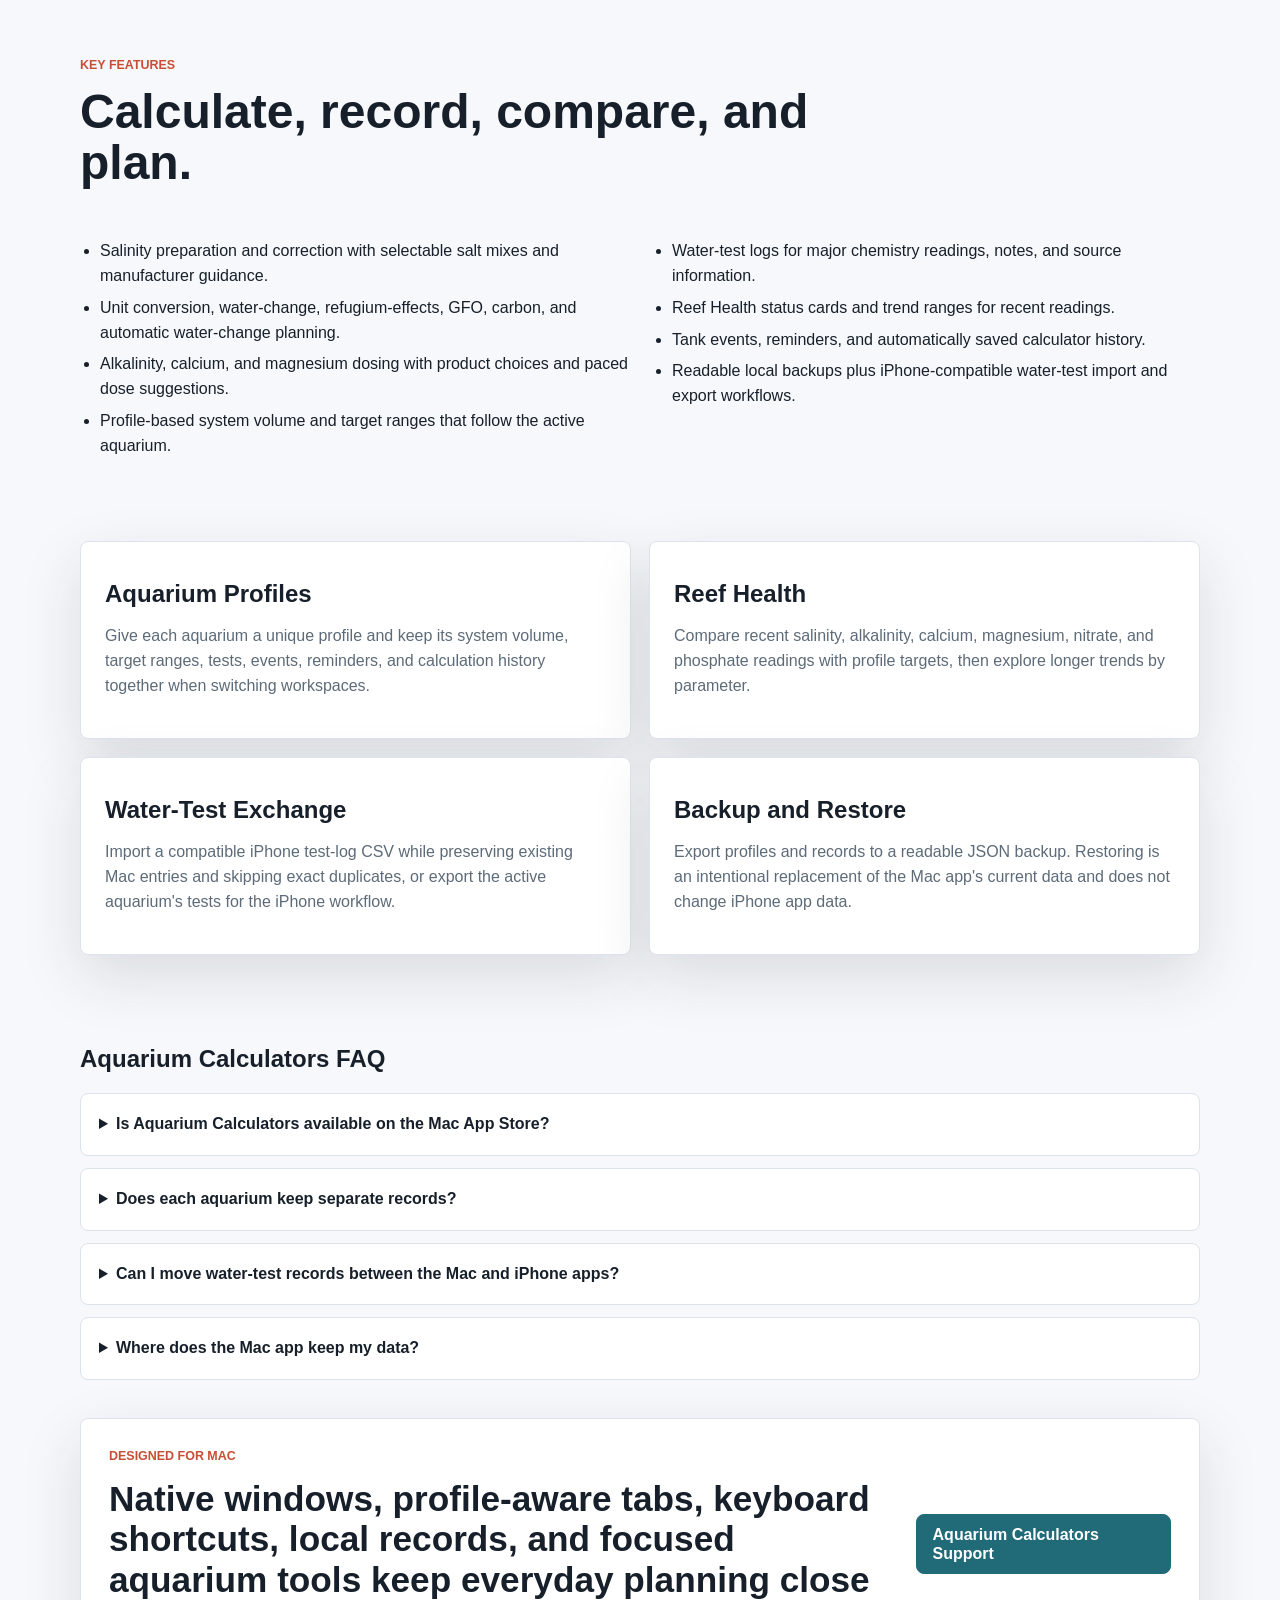
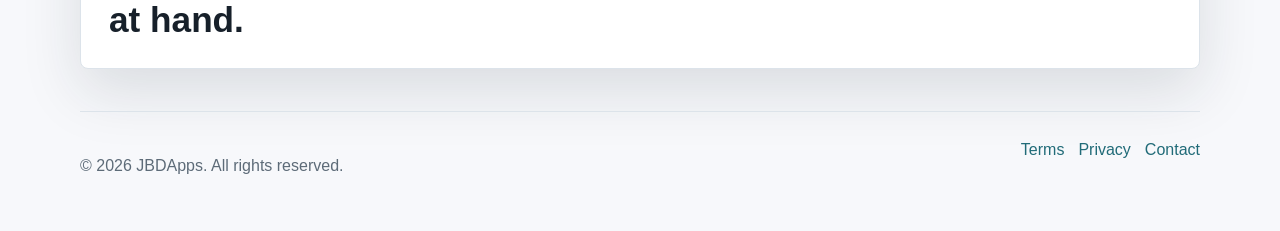
<file: apps/aquarium-calculators/index.html>
<!doctype html>
<html lang="en">
  <head>
    <meta charset="utf-8">
    <meta name="viewport" content="width=device-width, initial-scale=1">
    <title>Aquarium Calculators | JBDApps</title>
    <meta name="description" content="Aquarium Calculators is a native macOS app for aquarium chemistry calculations, profile-based records, Reef Health trends, reminders, and local backups.">
    <link rel="canonical" href="https://jbdapps.com/apps/aquarium-calculators/">
    <meta property="og:site_name" content="JBDApps">
    <meta property="og:type" content="product">
    <meta property="og:title" content="Aquarium Calculators | JBDApps">
    <meta property="og:description" content="Plan aquarium chemistry, track profile-based records, and review Reef Health trends in one native Mac app.">
    <meta property="og:url" content="https://jbdapps.com/apps/aquarium-calculators/">
    <meta property="og:image" content="https://jbdapps.com/assets/images/aquarium-calculators/01-reef-overview.png">
    <meta name="twitter:card" content="summary_large_image">
    <meta name="twitter:title" content="Aquarium Calculators | JBDApps">
    <meta name="twitter:description" content="Plan aquarium chemistry, track profile-based records, and review Reef Health trends in one native Mac app.">
    <meta name="twitter:image" content="https://jbdapps.com/assets/images/aquarium-calculators/01-reef-overview.png">
    <link rel="apple-touch-icon" href="/assets/images/apple-touch-icon.png">
    <link rel="manifest" href="/site.webmanifest">
    <link rel="icon" href="/assets/images/favicon.png" type="image/png">
    <link rel="stylesheet" href="/assets/css/styles.css?v=20260730-aquarium-calculators">
  </head>
  <body>
    <header class="site-header">
      <a class="brand" href="/"><span class="brand-mark" aria-hidden="true">J</span><span>JBDApps</span></a>
      <button class="nav-toggle" type="button" aria-expanded="false" aria-controls="site-nav"><span class="nav-toggle-bars" aria-hidden="true"></span><span class="visually-hidden">Menu</span></button>
      <nav class="site-nav" id="site-nav" aria-label="Primary navigation">
        <a href="/apps/" aria-current="page">Apps</a>
        <div class="nav-dropdown">
          <button class="nav-dropdown-trigger" type="button" aria-expanded="false">Other Tools</button>
          <div class="nav-dropdown-panel" aria-label="Other tools submenu"><a href="/other-tools/">AppleScript</a><a href="/other-tools/aquarium-calculators/">Aquarium Calculators</a><a href="/games/">Games</a></div>
        </div>
        <a href="/support/">Support</a>
        <a href="/privacy/">Privacy</a>
        <a href="/contact/">Contact</a>
      </nav>
    </header>

    <main>
      <section class="app-hero">
        <div class="app-hero-copy">
          <p class="eyebrow">macOS aquarium utility</p>
          <h1>Aquarium Calculators</h1>
          <p class="lead">Plan aquarium chemistry, keep each aquarium's records together, and compare recent water-test readings with your target ranges.</p>
          <div class="hero-actions">
            <span class="button disabled" aria-disabled="true">Coming soon to Mac App Store</span>
            <a class="button secondary" href="/support/">Get Support</a>
            <a class="button secondary" href="/privacy/">Privacy Policy</a>
          </div>
        </div>
        <div class="app-hero-media">
          <img src="/assets/images/aquarium-calculators-icon.png" alt="Aquarium Calculators app icon" class="product-icon">
          <dl class="app-facts">
            <div><dt>Platform</dt><dd>macOS</dd></div>
            <div><dt>Minimum system</dt><dd>macOS 14.0</dd></div>
            <div><dt>Data model</dt><dd>Local aquarium profiles</dd></div>
            <div><dt>Status</dt><dd>Coming soon to Mac App Store</dd></div>
          </dl>
        </div>
      </section>

      <section class="section screenshot-showcase" aria-labelledby="screenshots-title">
        <div class="section-heading">
          <p class="eyebrow">Screenshots</p>
          <h2 id="screenshots-title">Calculators, records, and reef trends together.</h2>
        </div>
        <div class="screenshot-carousel" data-carousel aria-roledescription="carousel" aria-label="Aquarium Calculators screenshots">
          <script type="application/json" data-carousel-slides>
            [
              {"src":"/assets/images/aquarium-calculators/01-reef-overview.png","alt":"Aquarium Calculators Reef Overview for the Main Reef profile with volume, latest test, reminders, saved calculations, and quick-access actions.","caption":"See the active aquarium's volume, latest test, reminders, calculation history, and key workflows from Reef Overview."},
              {"src":"/assets/images/aquarium-calculators/02-salinity-calculator.png","alt":"Aquarium Calculators Salinity screen preparing five gallons of Instant Ocean Sea Salt from manufacturer guidance.","caption":"Prepare new saltwater, correct salinity, or convert units with salt-mix guidance built into the Salinity calculator."},
              {"src":"/assets/images/aquarium-calculators/03-water-test-logs.png","alt":"Aquarium Calculators Water Test Logs showing dated salinity, alkalinity, calcium, magnesium, nitrate, and phosphate readings.","caption":"Keep dated water-chemistry readings with the active aquarium and import a compatible iPhone test log without replacing existing entries."},
              {"src":"/assets/images/aquarium-calculators/04-reef-health.png","alt":"Aquarium Calculators Reef Health screen comparing recent readings with profile targets and displaying an alkalinity trend chart.","caption":"Compare the latest readings with profile targets and explore trends across alkalinity, calcium, magnesium, nitrate, phosphate, salinity, pH, and temperature."},
              {"src":"/assets/images/aquarium-calculators/05-backup-restore.png","alt":"Aquarium Calculators Backup and Restore screen listing profile, water-test, event, reminder, and calculator-result counts.","caption":"Export a readable local backup of app data or restore a prior backup when you intentionally choose to replace current Mac records."},
              {"src":"/assets/images/aquarium-calculators/06-alkalinity-dosing.png","alt":"Aquarium Calculators Alkalinity Dosing screen calculating a paced correction with BRS Pharma Soda Ash.","caption":"Plan paced alkalinity corrections with product-specific inputs, a calculated dose, split suggestions, and next-step safety guidance."}
            ]
          </script>
          <div class="carousel-viewport">
            <button class="carousel-image-button" type="button" data-carousel-open aria-label="Open current screenshot larger">
              <img src="/assets/images/aquarium-calculators/01-reef-overview.png" alt="Aquarium Calculators Reef Overview for the Main Reef profile with volume, latest test, reminders, saved calculations, and quick-access actions." data-carousel-image>
            </button>
            <button class="carousel-control previous" type="button" data-carousel-prev aria-label="Previous screenshot">&lsaquo;</button>
            <button class="carousel-control next" type="button" data-carousel-next aria-label="Next screenshot">&rsaquo;</button>
          </div>
          <div class="carousel-copy">
            <p class="carousel-count" data-carousel-count>1 of 6</p>
            <p class="carousel-caption" data-carousel-caption>See the active aquarium's volume, latest test, reminders, calculation history, and key workflows from Reef Overview.</p>
          </div>
          <div class="carousel-dots" aria-label="Choose screenshot">
            <button type="button" data-carousel-dot="0" aria-label="Show screenshot 1" aria-current="true"></button>
            <button type="button" data-carousel-dot="1" aria-label="Show screenshot 2"></button>
            <button type="button" data-carousel-dot="2" aria-label="Show screenshot 3"></button>
            <button type="button" data-carousel-dot="3" aria-label="Show screenshot 4"></button>
            <button type="button" data-carousel-dot="4" aria-label="Show screenshot 5"></button>
            <button type="button" data-carousel-dot="5" aria-label="Show screenshot 6"></button>
          </div>
        </div>
      </section>

      <section class="section product-copy" aria-labelledby="description-title">
        <div><p class="eyebrow">Description</p><h2 id="description-title">A practical workspace for aquarium chemistry and care.</h2></div>
        <div class="copy-columns">
          <p>Aquarium Calculators combines frequently used planning and dosing tools with water-test logs, tank events, reminders, saved calculation history, Reef Health comparisons, and profile-specific targets.</p>
          <p>Create separate aquarium profiles so each tank keeps its own volume, targets, tests, events, reminders, and calculation history. Native workspace tabs stay labeled with the active aquarium and section.</p>
        </div>
      </section>

      <section class="section feature-panel" aria-labelledby="features-title">
        <div class="section-heading"><p class="eyebrow">Key features</p><h2 id="features-title">Calculate, record, compare, and plan.</h2></div>
        <div class="feature-list-grid">
          <ul class="check-list">
            <li>Salinity preparation and correction with selectable salt mixes and manufacturer guidance.</li>
            <li>Unit conversion, water-change, refugium-effects, GFO, carbon, and automatic water-change planning.</li>
            <li>Alkalinity, calcium, and magnesium dosing with product choices and paced dose suggestions.</li>
            <li>Profile-based system volume and target ranges that follow the active aquarium.</li>
          </ul>
          <ul class="check-list">
            <li>Water-test logs for major chemistry readings, notes, and source information.</li>
            <li>Reef Health status cards and trend ranges for recent readings.</li>
            <li>Tank events, reminders, and automatically saved calculator history.</li>
            <li>Readable local backups plus iPhone-compatible water-test import and export workflows.</li>
          </ul>
        </div>
      </section>

      <section class="section two-column product-sections" aria-label="Aquarium Calculators details">
        <article class="feature-card"><h2>Aquarium Profiles</h2><p>Give each aquarium a unique profile and keep its system volume, target ranges, tests, events, reminders, and calculation history together when switching workspaces.</p></article>
        <article class="feature-card"><h2>Reef Health</h2><p>Compare recent salinity, alkalinity, calcium, magnesium, nitrate, and phosphate readings with profile targets, then explore longer trends by parameter.</p></article>
        <article class="feature-card"><h2>Water-Test Exchange</h2><p>Import a compatible iPhone test-log CSV while preserving existing Mac entries and skipping exact duplicates, or export the active aquarium's tests for the iPhone workflow.</p></article>
        <article class="feature-card"><h2>Backup and Restore</h2><p>Export profiles and records to a readable JSON backup. Restoring is an intentional replacement of the Mac app's current data and does not change iPhone app data.</p></article>
      </section>

      <section class="section faq" aria-labelledby="aquarium-calculators-faq-title">
        <h2 id="aquarium-calculators-faq-title">Aquarium Calculators FAQ</h2>
        <details><summary>Is Aquarium Calculators available on the Mac App Store?</summary><p>Not yet. Aquarium Calculators is coming soon to the Mac App Store.</p></details>
        <details><summary>Does each aquarium keep separate records?</summary><p>Yes. Each aquarium profile keeps its own volume, target ranges, tests, events, reminders, and calculation history.</p></details>
        <details><summary>Can I move water-test records between the Mac and iPhone apps?</summary><p>Yes. The Mac app can import a compatible iPhone test-log CSV without deleting existing Mac tests, and it can export the active aquarium's tests in the iPhone-compatible format.</p></details>
        <details><summary>Where does the Mac app keep my data?</summary><p>Aquarium profiles and records stay local on the Mac unless you intentionally export a backup or water-test file.</p></details>
      </section>

      <section class="section callout">
        <div><p class="eyebrow">Designed for Mac</p><h2>Native windows, profile-aware tabs, keyboard shortcuts, local records, and focused aquarium tools keep everyday planning close at hand.</h2></div>
        <a class="button primary" href="/support/">Aquarium Calculators Support</a>
      </section>
    </main>

    <footer class="site-footer"><p>&copy; 2026 JBDApps. All rights reserved.</p><div><a href="/terms/">Terms</a><a href="/privacy/">Privacy</a><a href="/contact/">Contact</a></div></footer>
    <div class="lightbox" data-lightbox hidden>
      <div class="lightbox-panel" role="dialog" aria-modal="true" aria-label="Enlarged screenshot">
        <button class="lightbox-close" type="button" data-lightbox-close aria-label="Close enlarged screenshot">&times;</button>
        <img src="/assets/images/aquarium-calculators/01-reef-overview.png" alt="Aquarium Calculators Reef Overview for the Main Reef profile with volume, latest test, reminders, saved calculations, and quick-access actions." data-lightbox-image>
        <p data-lightbox-caption>See the active aquarium's volume, latest test, reminders, calculation history, and key workflows from Reef Overview.</p>
      </div>
    </div>
    <script src="/assets/js/main.js?v=20260730-aquarium-calculators"></script>
  </body>
</html>
</file>
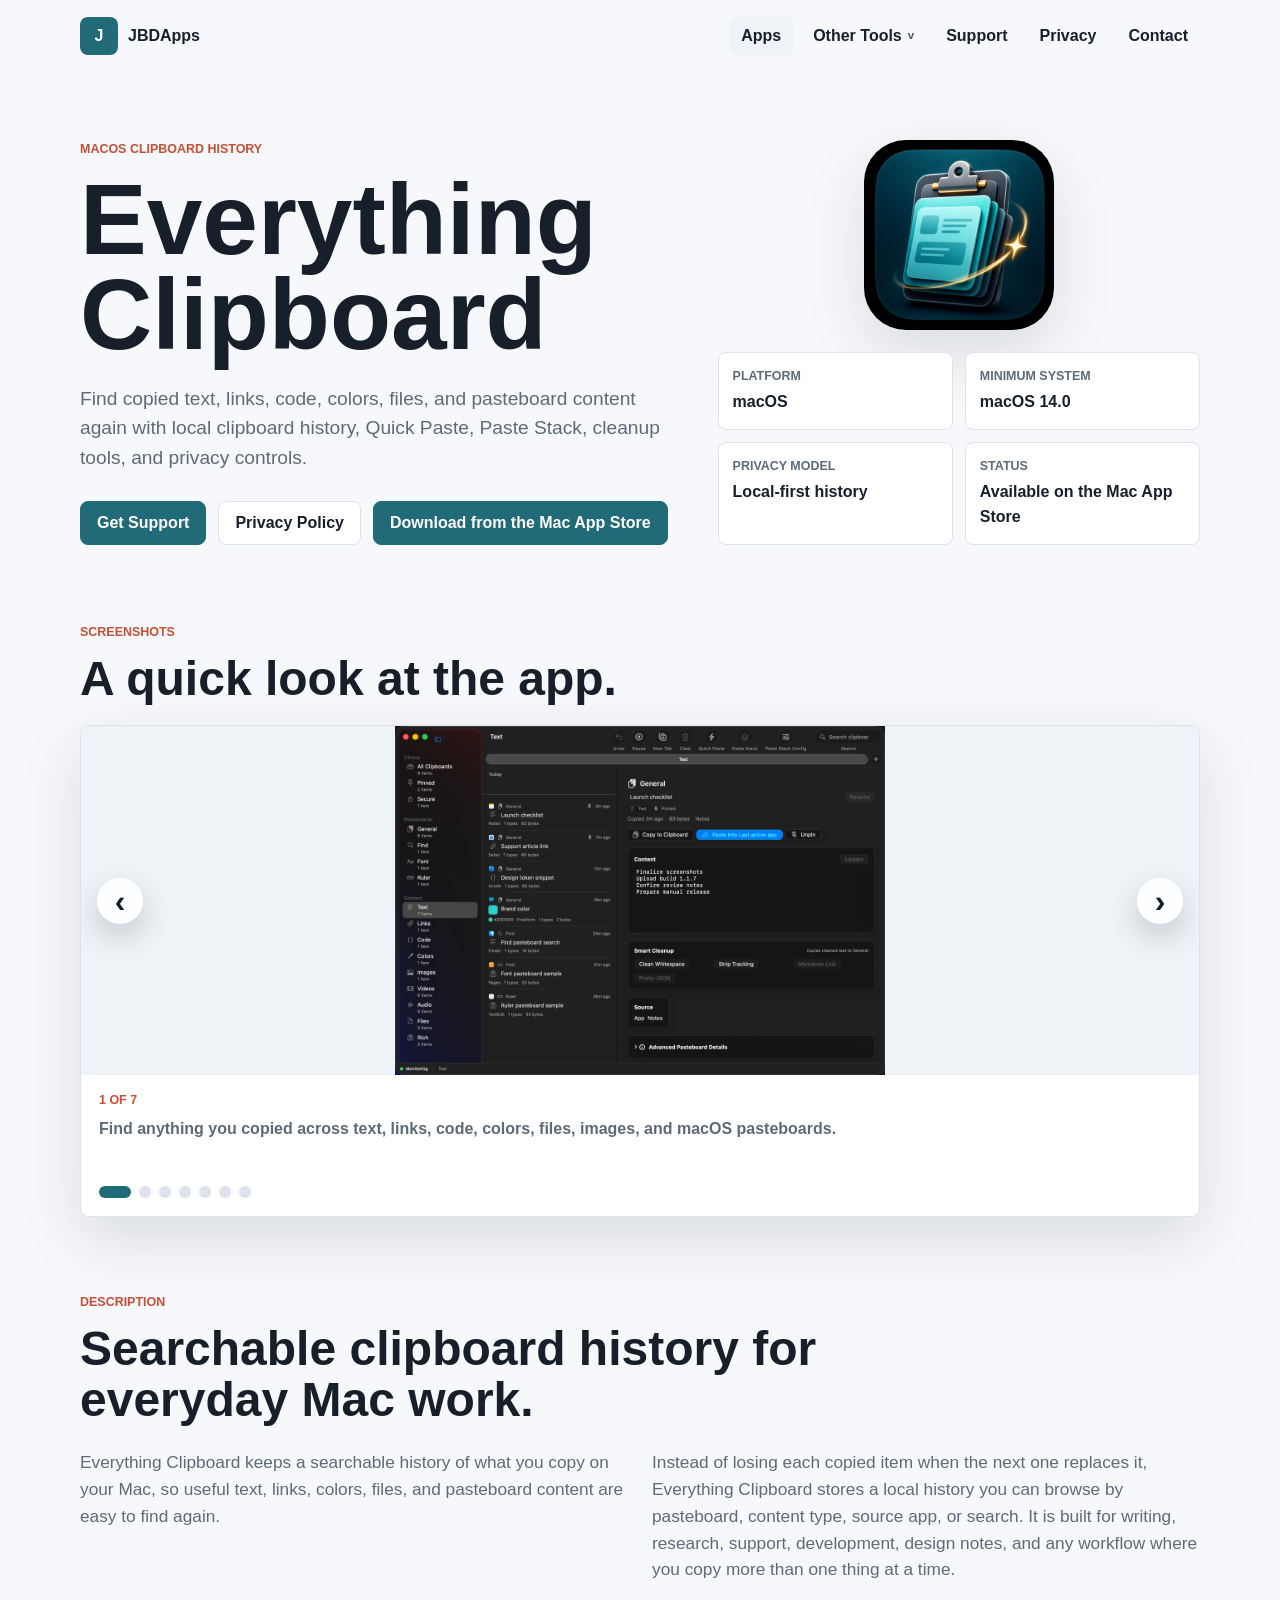
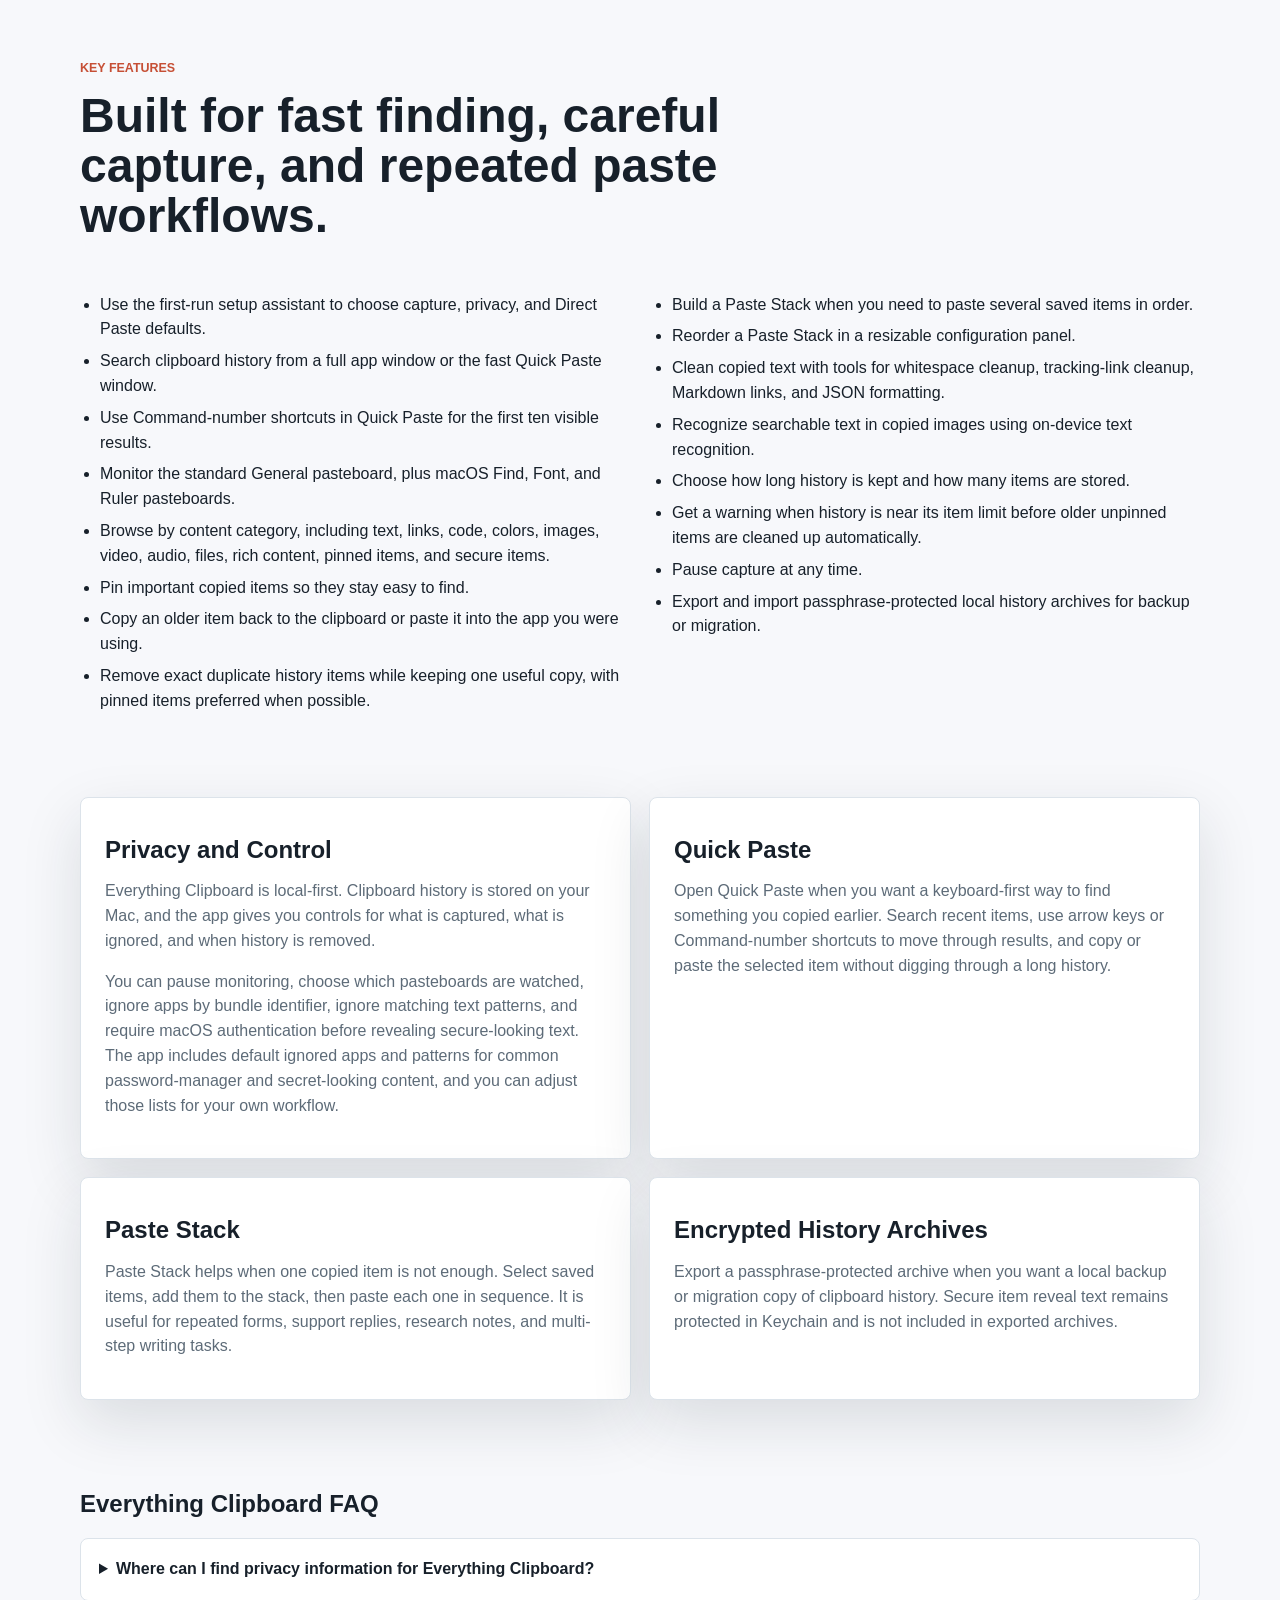
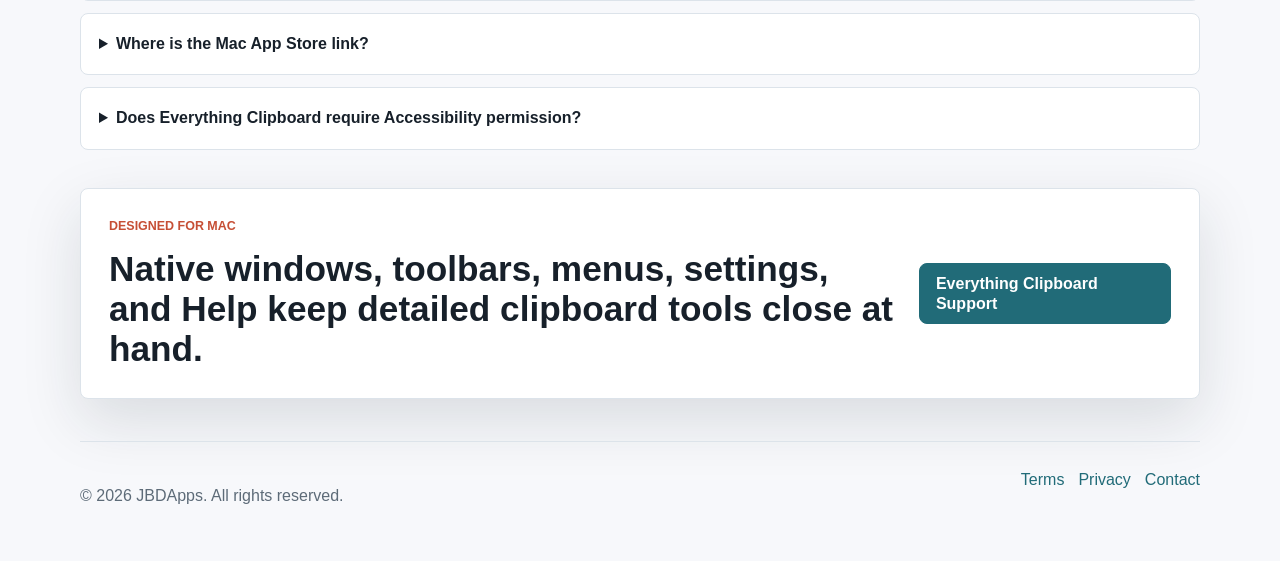
<file: apps/everything-clipboard/index.html>
<!doctype html>
<html lang="en">
  <head>
    <meta charset="utf-8">
    <meta name="viewport" content="width=device-width, initial-scale=1">
    <title>Everything Clipboard | JBDApps</title>
    <meta name="description" content="Everything Clipboard is a local-first macOS clipboard history utility with search, Quick Paste, Paste Stack, cleanup tools, and privacy controls.">
    <link rel="canonical" href="https://jbdapps.com/apps/everything-clipboard/">
    <meta property="og:site_name" content="JBDApps">
    <meta property="og:type" content="product">
    <meta property="og:title" content="Everything Clipboard | JBDApps">
    <meta property="og:description" content="A local-first macOS clipboard history utility with search, Quick Paste, Paste Stack, cleanup tools, and privacy controls.">
    <meta property="og:url" content="https://jbdapps.com/apps/everything-clipboard/">
    <meta property="og:image" content="https://jbdapps.com/assets/images/everything-clipboard/raw-main-window.png">
    <meta name="twitter:card" content="summary_large_image">
    <meta name="twitter:title" content="Everything Clipboard | JBDApps">
    <meta name="twitter:description" content="A local-first macOS clipboard history utility with search, Quick Paste, Paste Stack, cleanup tools, and privacy controls.">
    <meta name="twitter:image" content="https://jbdapps.com/assets/images/everything-clipboard/raw-main-window.png">
    <link rel="apple-touch-icon" href="/assets/images/apple-touch-icon.png">
    <link rel="manifest" href="/site.webmanifest">
    <link rel="icon" href="/assets/images/favicon.png" type="image/png">
    <link rel="stylesheet" href="/assets/css/styles.css?v=20260730-aquarium-calculators">
  </head>
  <body>
    <header class="site-header">
      <a class="brand" href="/"><span class="brand-mark" aria-hidden="true">J</span><span>JBDApps</span></a>
      <button class="nav-toggle" type="button" aria-expanded="false" aria-controls="site-nav"><span class="nav-toggle-bars" aria-hidden="true"></span><span class="visually-hidden">Menu</span></button>
      <nav class="site-nav" id="site-nav" aria-label="Primary navigation">
        <a href="/apps/" aria-current="page">Apps</a>
        <div class="nav-dropdown">
          <button class="nav-dropdown-trigger" type="button" aria-expanded="false">
            Other Tools
          </button>
          <div class="nav-dropdown-panel" aria-label="Other tools submenu">
            <a href="/other-tools/">AppleScript</a>
            <a href="/other-tools/aquarium-calculators/">Aquarium Calculators</a>
            <a href="/games/">Games</a>
          </div>
        </div>
        <a href="/support/">Support</a>
        <a href="/privacy/">Privacy</a>
        <a href="/contact/">Contact</a>
      </nav>
    </header>

    <main>
      <section class="app-hero">
        <div class="app-hero-copy">
          <p class="eyebrow">macOS clipboard history</p>
          <h1>Everything Clipboard</h1>
          <p class="lead">Find copied text, links, code, colors, files, and pasteboard content again with local clipboard history, Quick Paste, Paste Stack, cleanup tools, and privacy controls.</p>
          <div class="hero-actions">
            <a class="button primary" href="/support/">Get Support</a>
            <a class="button secondary" href="/privacy/">Privacy Policy</a>
            <a class="button primary" href="https://apps.apple.com/us/app/everything-clipboard/id6784394264?mt=12" target="_blank" rel="noopener noreferrer">Download from the Mac App Store</a>
          </div>
        </div>
        <div class="app-hero-media">
          <img src="/assets/images/everything-clipboard-icon.png" alt="Everything Clipboard app icon" class="product-icon">
          <dl class="app-facts">
            <div><dt>Platform</dt><dd>macOS</dd></div>
            <div><dt>Minimum system</dt><dd>macOS 14.0</dd></div>
            <div><dt>Privacy model</dt><dd>Local-first history</dd></div>
            <div><dt>Status</dt><dd>Available on the Mac App Store</dd></div>
          </dl>
        </div>
      </section>

      <section class="section screenshot-showcase" aria-labelledby="screenshots-title">
        <div class="section-heading">
          <p class="eyebrow">Screenshots</p>
          <h2 id="screenshots-title">A quick look at the app.</h2>
        </div>
        <div class="screenshot-carousel" data-carousel aria-roledescription="carousel" aria-label="Everything Clipboard screenshots">
          <script type="application/json" data-carousel-slides>
            [
              {"src":"/assets/images/everything-clipboard/raw-main-window.png","alt":"Everything Clipboard main window showing clipboard history, pasteboard categories, and a selected copied note.","caption":"Find anything you copied across text, links, code, colors, files, images, and macOS pasteboards."},
              {"src":"/assets/images/everything-clipboard/raw-quick-paste.png","alt":"Quick Paste window showing searchable clipboard results with the first item selected.","caption":"Use Quick Paste to search and restore copied items from a focused keyboard-first window."},
              {"src":"/assets/images/everything-clipboard/raw-privacy-settings.png","alt":"Privacy settings showing saved history, ignored apps, and ignored text patterns.","caption":"Keep clipboard history local on your Mac with ignored apps, ignored patterns, and secure text protection."},
              {"src":"/assets/images/everything-clipboard/raw-capture-settings.png","alt":"Capture settings showing pasteboard monitoring, OCR, secure detection, and history retention controls.","caption":"Choose which pasteboards are monitored and control history retention, OCR, secure detection, and capture pauses."},
              {"src":"/assets/images/everything-clipboard/raw-quick-paste-settings.png","alt":"Quick Paste settings showing Direct Paste status and Accessibility settings controls.","caption":"Direct Paste is optional and uses macOS Accessibility permission only when you enable it."},
              {"src":"/assets/images/everything-clipboard/raw-paste-stack-workflow.png","alt":"Paste Stack workflow showing queued copied items for ordered pasting.","caption":"Queue copied items into a Paste Stack for repeated, ordered pasting."},
              {"src":"/assets/images/everything-clipboard/raw-help-window.png","alt":"Built-in Help window with topics for browsing, Quick Paste, Paste Stack, privacy, and shortcuts.","caption":"Keep product guidance close with searchable built-in help for browsing, Quick Paste, Paste Stack, media, privacy, and shortcuts."}
            ]
          </script>
          <div class="carousel-viewport">
            <button class="carousel-image-button" type="button" data-carousel-open aria-label="Open current screenshot larger">
              <img src="/assets/images/everything-clipboard/raw-main-window.png" alt="Everything Clipboard main window showing clipboard history, pasteboard categories, and a selected copied note." data-carousel-image>
            </button>
            <button class="carousel-control previous" type="button" data-carousel-prev aria-label="Previous screenshot">&lsaquo;</button>
            <button class="carousel-control next" type="button" data-carousel-next aria-label="Next screenshot">&rsaquo;</button>
          </div>
          <div class="carousel-copy">
            <p class="carousel-count" data-carousel-count>1 of 7</p>
            <p class="carousel-caption" data-carousel-caption>Find anything you copied across text, links, code, colors, files, images, and macOS pasteboards.</p>
          </div>
          <div class="carousel-dots" aria-label="Choose screenshot">
            <button type="button" data-carousel-dot="0" aria-label="Show screenshot 1" aria-current="true"></button>
            <button type="button" data-carousel-dot="1" aria-label="Show screenshot 2"></button>
            <button type="button" data-carousel-dot="2" aria-label="Show screenshot 3"></button>
            <button type="button" data-carousel-dot="3" aria-label="Show screenshot 4"></button>
            <button type="button" data-carousel-dot="4" aria-label="Show screenshot 5"></button>
            <button type="button" data-carousel-dot="5" aria-label="Show screenshot 6"></button>
            <button type="button" data-carousel-dot="6" aria-label="Show screenshot 7"></button>
          </div>
        </div>
      </section>

      <section class="section product-copy" aria-labelledby="description-title">
        <div>
          <p class="eyebrow">Description</p>
          <h2 id="description-title">Searchable clipboard history for everyday Mac work.</h2>
        </div>
        <div class="copy-columns">
          <p>Everything Clipboard keeps a searchable history of what you copy on your Mac, so useful text, links, colors, files, and pasteboard content are easy to find again.</p>
          <p>Instead of losing each copied item when the next one replaces it, Everything Clipboard stores a local history you can browse by pasteboard, content type, source app, or search. It is built for writing, research, support, development, design notes, and any workflow where you copy more than one thing at a time.</p>
        </div>
      </section>

      <section class="section feature-panel" aria-labelledby="features-title">
        <div class="section-heading">
          <p class="eyebrow">Key features</p>
          <h2 id="features-title">Built for fast finding, careful capture, and repeated paste workflows.</h2>
        </div>
        <div class="feature-list-grid">
          <ul class="check-list">
            <li>Use the first-run setup assistant to choose capture, privacy, and Direct Paste defaults.</li>
            <li>Search clipboard history from a full app window or the fast Quick Paste window.</li>
            <li>Use Command-number shortcuts in Quick Paste for the first ten visible results.</li>
            <li>Monitor the standard General pasteboard, plus macOS Find, Font, and Ruler pasteboards.</li>
            <li>Browse by content category, including text, links, code, colors, images, video, audio, files, rich content, pinned items, and secure items.</li>
            <li>Pin important copied items so they stay easy to find.</li>
            <li>Copy an older item back to the clipboard or paste it into the app you were using.</li>
            <li>Remove exact duplicate history items while keeping one useful copy, with pinned items preferred when possible.</li>
          </ul>
          <ul class="check-list">
            <li>Build a Paste Stack when you need to paste several saved items in order.</li>
            <li>Reorder a Paste Stack in a resizable configuration panel.</li>
            <li>Clean copied text with tools for whitespace cleanup, tracking-link cleanup, Markdown links, and JSON formatting.</li>
            <li>Recognize searchable text in copied images using on-device text recognition.</li>
            <li>Choose how long history is kept and how many items are stored.</li>
            <li>Get a warning when history is near its item limit before older unpinned items are cleaned up automatically.</li>
            <li>Pause capture at any time.</li>
            <li>Export and import passphrase-protected local history archives for backup or migration.</li>
          </ul>
        </div>
      </section>

      <section class="section two-column product-sections" aria-label="Everything Clipboard details">
        <article class="feature-card">
          <h2>Privacy and Control</h2>
          <p>Everything Clipboard is local-first. Clipboard history is stored on your Mac, and the app gives you controls for what is captured, what is ignored, and when history is removed.</p>
          <p>You can pause monitoring, choose which pasteboards are watched, ignore apps by bundle identifier, ignore matching text patterns, and require macOS authentication before revealing secure-looking text. The app includes default ignored apps and patterns for common password-manager and secret-looking content, and you can adjust those lists for your own workflow.</p>
        </article>
        <article class="feature-card">
          <h2>Quick Paste</h2>
          <p>Open Quick Paste when you want a keyboard-first way to find something you copied earlier. Search recent items, use arrow keys or Command-number shortcuts to move through results, and copy or paste the selected item without digging through a long history.</p>
        </article>
        <article class="feature-card">
          <h2>Paste Stack</h2>
          <p>Paste Stack helps when one copied item is not enough. Select saved items, add them to the stack, then paste each one in sequence. It is useful for repeated forms, support replies, research notes, and multi-step writing tasks.</p>
        </article>
        <article class="feature-card">
          <h2>Encrypted History Archives</h2>
          <p>Export a passphrase-protected archive when you want a local backup or migration copy of clipboard history. Secure item reveal text remains protected in Keychain and is not included in exported archives.</p>
        </article>
      </section>

      <section class="section faq" aria-labelledby="everything-clipboard-faq-title">
        <h2 id="everything-clipboard-faq-title">Everything Clipboard FAQ</h2>
        <details>
          <summary>Where can I find privacy information for Everything Clipboard?</summary>
          <p>Use the <a href="/privacy/">Privacy Policy</a> page. Everything Clipboard is designed around local clipboard history workflows, and the policy should be reviewed when app behavior or App Store requirements change.</p>
        </details>
        <details>
          <summary>Where is the Mac App Store link?</summary>
          <p>Everything Clipboard is available on the Mac App Store: <a href="https://apps.apple.com/us/app/everything-clipboard/id6784394264?mt=12" target="_blank" rel="noopener noreferrer">Download from the Mac App Store</a>.</p>
        </details>
        <details>
          <summary>Does Everything Clipboard require Accessibility permission?</summary>
          <p>Some optional Direct Paste workflows may ask for Accessibility permission. Basic clipboard history and copy workflows should remain separate from that optional permission.</p>
        </details>
      </section>

      <section class="section callout">
        <div>
          <p class="eyebrow">Designed for Mac</p>
          <h2>Native windows, toolbars, menus, settings, and Help keep detailed clipboard tools close at hand.</h2>
        </div>
        <a class="button primary" href="/support/">Everything Clipboard Support</a>
      </section>
    </main>

    <footer class="site-footer">
      <p>&copy; 2026 JBDApps. All rights reserved.</p>
      <div><a href="/terms/">Terms</a><a href="/privacy/">Privacy</a><a href="/contact/">Contact</a></div>
    </footer>
    <div class="lightbox" data-lightbox hidden>
      <div class="lightbox-panel" role="dialog" aria-modal="true" aria-label="Enlarged screenshot">
        <button class="lightbox-close" type="button" data-lightbox-close aria-label="Close enlarged screenshot">&times;</button>
        <img src="/assets/images/everything-clipboard/raw-main-window.png" alt="Everything Clipboard main window showing clipboard history, pasteboard categories, and a selected copied note." data-lightbox-image>
        <p data-lightbox-caption>Find anything you copied across text, links, code, colors, files, images, and macOS pasteboards.</p>
      </div>
    </div>
    <script src="/assets/js/main.js?v=20260710-multi-app-carousel"></script>
  </body>
</html>
</file>
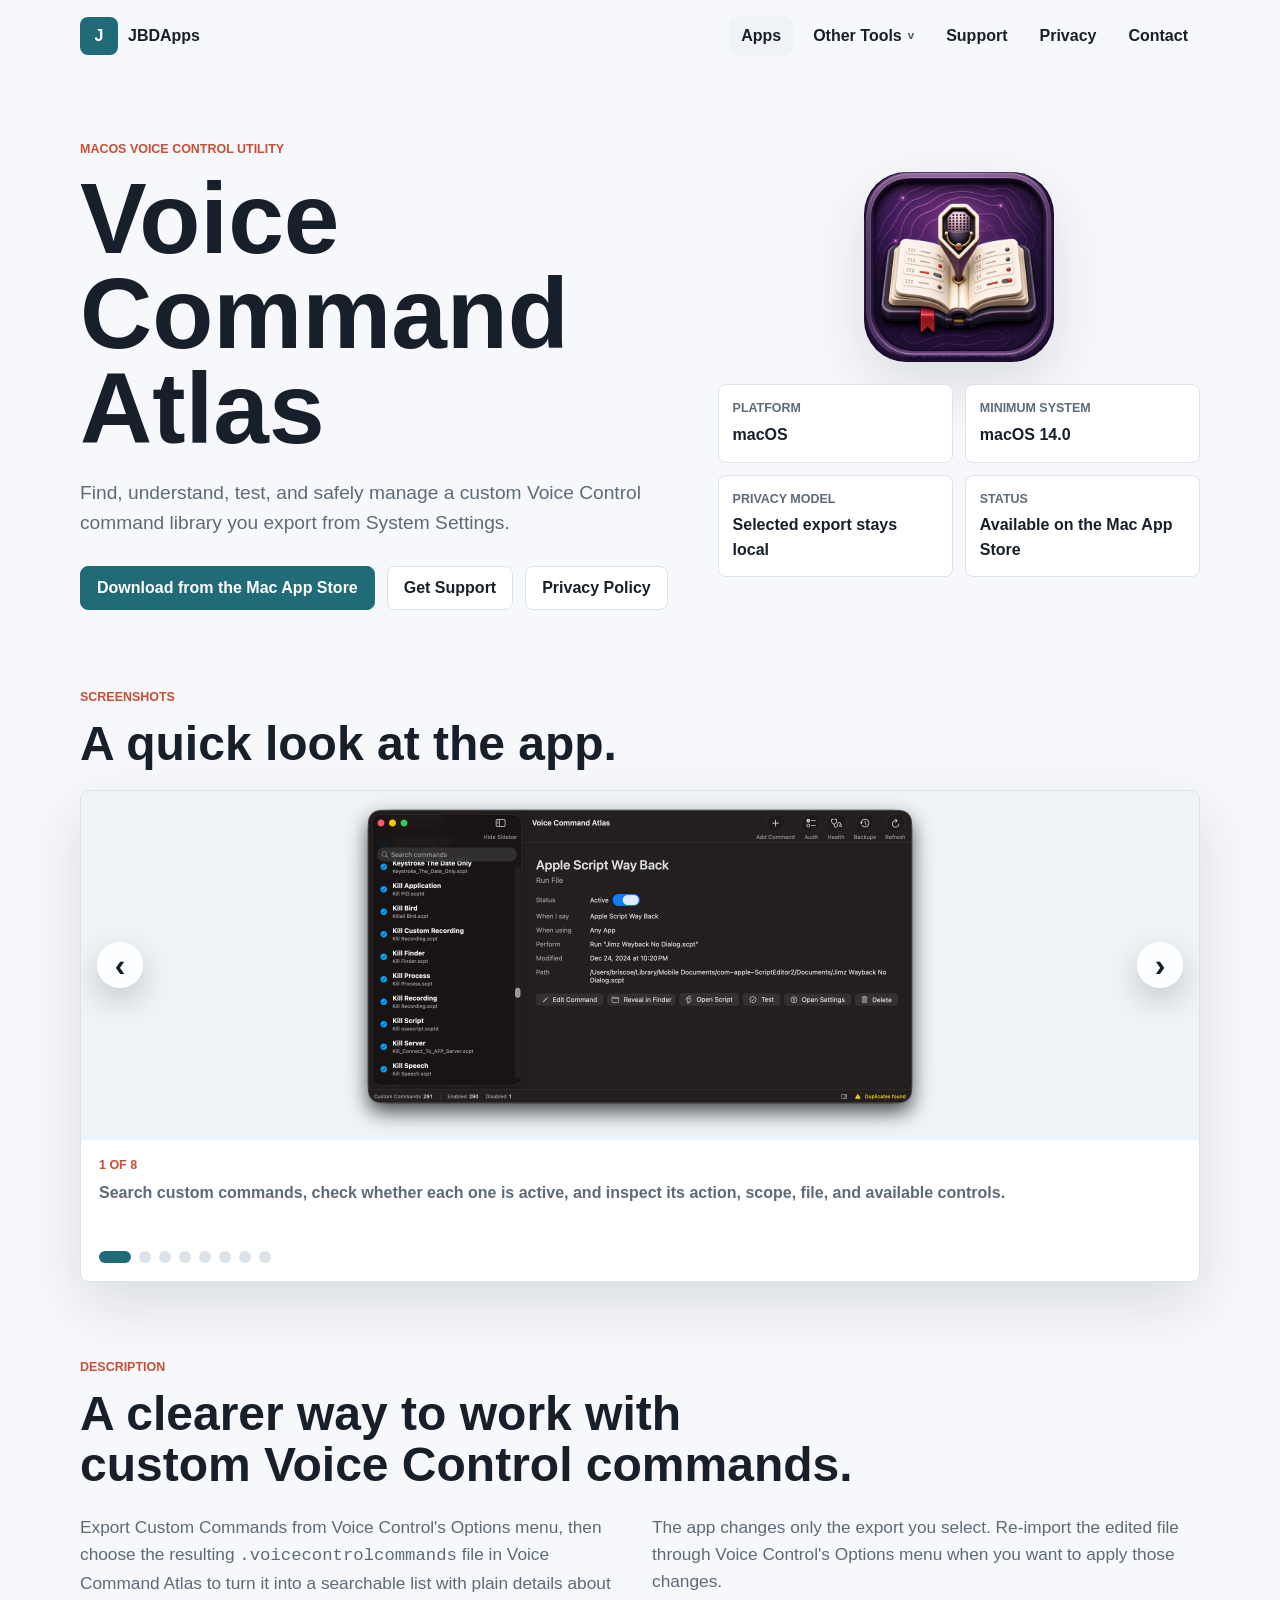
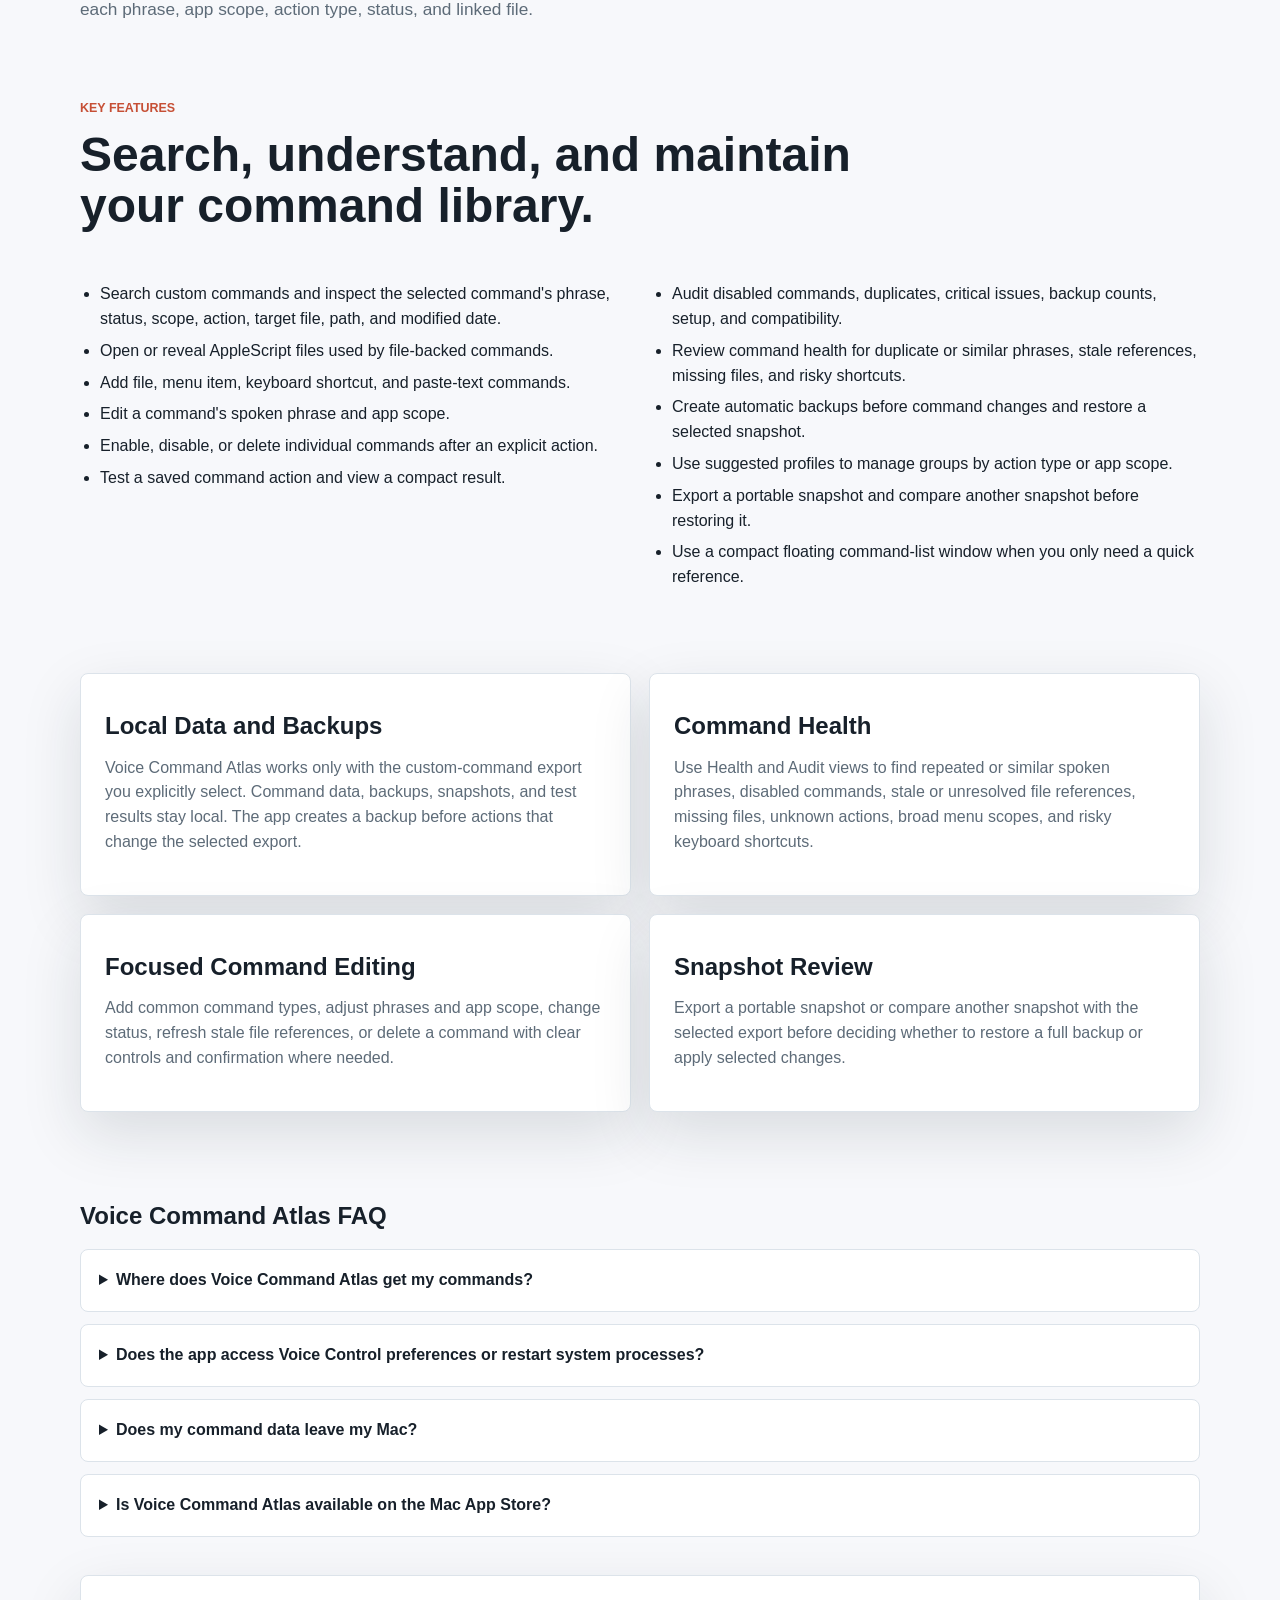
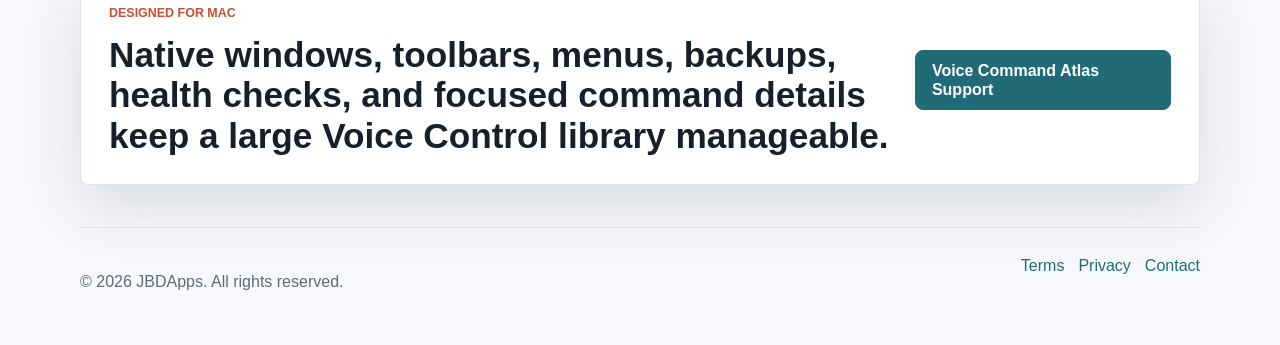
<file: apps/voice-command-atlas/index.html>
<!doctype html>
<html lang="en">
  <head>
    <meta charset="utf-8">
    <meta name="viewport" content="width=device-width, initial-scale=1">
    <title>Voice Command Atlas | JBDApps</title>
    <meta name="description" content="Voice Command Atlas is a native macOS utility for searching, inspecting, testing, organizing, and safely updating exported custom Voice Control commands.">
    <link rel="canonical" href="https://jbdapps.com/apps/voice-command-atlas/">
    <meta property="og:site_name" content="JBDApps">
    <meta property="og:type" content="product">
    <meta property="og:title" content="Voice Command Atlas | JBDApps">
    <meta property="og:description" content="Search, inspect, test, organize, and safely update an exported custom Voice Control command library on your Mac.">
    <meta property="og:url" content="https://jbdapps.com/apps/voice-command-atlas/">
    <meta property="og:image" content="https://jbdapps.com/assets/images/voice-command-atlas/1.png">
    <meta name="twitter:card" content="summary_large_image">
    <meta name="twitter:title" content="Voice Command Atlas | JBDApps">
    <meta name="twitter:description" content="Search, inspect, test, organize, and safely update an exported custom Voice Control command library on your Mac.">
    <meta name="twitter:image" content="https://jbdapps.com/assets/images/voice-command-atlas/1.png">
    <link rel="apple-touch-icon" href="/assets/images/apple-touch-icon.png">
    <link rel="manifest" href="/site.webmanifest">
    <link rel="icon" href="/assets/images/favicon.png" type="image/png">
    <link rel="stylesheet" href="/assets/css/styles.css?v=20260730-aquarium-calculators">
  </head>
  <body>
    <header class="site-header">
      <a class="brand" href="/"><span class="brand-mark" aria-hidden="true">J</span><span>JBDApps</span></a>
      <button class="nav-toggle" type="button" aria-expanded="false" aria-controls="site-nav"><span class="nav-toggle-bars" aria-hidden="true"></span><span class="visually-hidden">Menu</span></button>
      <nav class="site-nav" id="site-nav" aria-label="Primary navigation">
        <a href="/apps/" aria-current="page">Apps</a>
        <div class="nav-dropdown">
          <button class="nav-dropdown-trigger" type="button" aria-expanded="false">Other Tools</button>
          <div class="nav-dropdown-panel" aria-label="Other tools submenu"><a href="/other-tools/">AppleScript</a><a href="/other-tools/aquarium-calculators/">Aquarium Calculators</a><a href="/games/">Games</a></div>
        </div>
        <a href="/support/">Support</a>
        <a href="/privacy/">Privacy</a>
        <a href="/contact/">Contact</a>
      </nav>
    </header>

    <main>
      <section class="app-hero">
        <div class="app-hero-copy">
          <p class="eyebrow">macOS Voice Control utility</p>
          <h1>Voice Command Atlas</h1>
          <p class="lead">Find, understand, test, and safely manage a custom Voice Control command library you export from System Settings.</p>
          <div class="hero-actions">
            <a class="button primary" href="https://apps.apple.com/us/app/voice-command-atlas/id6789797051?mt=12" target="_blank" rel="noopener noreferrer">Download from the Mac App Store</a>
            <a class="button secondary" href="/support/">Get Support</a>
            <a class="button secondary" href="/privacy/">Privacy Policy</a>
          </div>
        </div>
        <div class="app-hero-media">
          <img src="/assets/images/voice-command-atlas-icon.png" alt="Voice Command Atlas app icon" class="product-icon">
          <dl class="app-facts">
            <div><dt>Platform</dt><dd>macOS</dd></div>
            <div><dt>Minimum system</dt><dd>macOS 14.0</dd></div>
            <div><dt>Privacy model</dt><dd>Selected export stays local</dd></div>
            <div><dt>Status</dt><dd>Available on the Mac App Store</dd></div>
          </dl>
        </div>
      </section>

      <section class="section screenshot-showcase" aria-labelledby="screenshots-title">
        <div class="section-heading">
          <p class="eyebrow">Screenshots</p>
          <h2 id="screenshots-title">A quick look at the app.</h2>
        </div>
        <div class="screenshot-carousel" data-carousel aria-roledescription="carousel" aria-label="Voice Command Atlas screenshots">
          <script type="application/json" data-carousel-slides>
            [
              {"src":"/assets/images/voice-command-atlas/1.png","alt":"Voice Command Atlas main window showing a searchable command list and details for a selected AppleScript command.","caption":"Search custom commands, check whether each one is active, and inspect its action, scope, file, and available controls."},
              {"src":"/assets/images/voice-command-atlas/2.png","alt":"Voice Command Atlas compact command list with duplicate commands highlighted.","caption":"Hide the details pane for a narrow, floating command reference while keeping search and command status close at hand."},
              {"src":"/assets/images/voice-command-atlas/3.png","alt":"Command Audit showing command totals, disabled and duplicate counts, critical issues, and backup status.","caption":"Review command totals, duplicates, disabled items, critical issues, backups, privacy setup, and compatibility in one audit."},
              {"src":"/assets/images/voice-command-atlas/4.png","alt":"Command Health window listing unresolved file references and duplicate spoken phrases.","caption":"Find duplicate phrases, unresolved files, stale references, risky shortcuts, and other command-health issues."},
              {"src":"/assets/images/voice-command-atlas/5.png","alt":"Backups window listing automatic Voice Command Atlas restore points.","caption":"Restore automatic snapshots created before risky command changes."},
              {"src":"/assets/images/voice-command-atlas/6.png","alt":"Suggested Profiles window with command groups organized by action type and app scope.","caption":"Enable or disable suggested command groups by action type or app scope."},
              {"src":"/assets/images/voice-command-atlas/9.png","alt":"Snapshot Import Review showing a comparison result before applying command changes.","caption":"Compare a saved snapshot with the selected export before restoring a full set or applying individual changes."},
              {"src":"/assets/images/voice-command-atlas/10.png","alt":"macOS save dialog exporting a Voice Command Atlas snapshot plist file.","caption":"Export a portable snapshot for safekeeping or later comparison."}
            ]
          </script>
          <div class="carousel-viewport">
            <button class="carousel-image-button" type="button" data-carousel-open aria-label="Open current screenshot larger">
              <img src="/assets/images/voice-command-atlas/1.png" alt="Voice Command Atlas main window showing a searchable command list and details for a selected AppleScript command." data-carousel-image>
            </button>
            <button class="carousel-control previous" type="button" data-carousel-prev aria-label="Previous screenshot">&lsaquo;</button>
            <button class="carousel-control next" type="button" data-carousel-next aria-label="Next screenshot">&rsaquo;</button>
          </div>
          <div class="carousel-copy">
            <p class="carousel-count" data-carousel-count>1 of 10</p>
            <p class="carousel-caption" data-carousel-caption>Search custom commands, check whether each one is active, and inspect its action, scope, file, and available controls.</p>
          </div>
          <div class="carousel-dots" aria-label="Choose screenshot">
            <button type="button" data-carousel-dot="0" aria-label="Show screenshot 1" aria-current="true"></button>
            <button type="button" data-carousel-dot="1" aria-label="Show screenshot 2"></button>
            <button type="button" data-carousel-dot="2" aria-label="Show screenshot 3"></button>
            <button type="button" data-carousel-dot="3" aria-label="Show screenshot 4"></button>
            <button type="button" data-carousel-dot="4" aria-label="Show screenshot 5"></button>
            <button type="button" data-carousel-dot="5" aria-label="Show screenshot 6"></button>
            <button type="button" data-carousel-dot="6" aria-label="Show screenshot 7"></button>
            <button type="button" data-carousel-dot="7" aria-label="Show screenshot 8"></button>
          </div>
        </div>
      </section>

      <section class="section product-copy" aria-labelledby="description-title">
        <div><p class="eyebrow">Description</p><h2 id="description-title">A clearer way to work with custom Voice Control commands.</h2></div>
        <div class="copy-columns">
          <p>Export Custom Commands from Voice Control's Options menu, then choose the resulting <code>.voicecontrolcommands</code> file in Voice Command Atlas to turn it into a searchable list with plain details about each phrase, app scope, action type, status, and linked file.</p>
          <p>The app changes only the export you select. Re-import the edited file through Voice Control's Options menu when you want to apply those changes.</p>
        </div>
      </section>

      <section class="section feature-panel" aria-labelledby="features-title">
        <div class="section-heading"><p class="eyebrow">Key features</p><h2 id="features-title">Search, understand, and maintain your command library.</h2></div>
        <div class="feature-list-grid">
          <ul class="check-list">
            <li>Search custom commands and inspect the selected command's phrase, status, scope, action, target file, path, and modified date.</li>
            <li>Open or reveal AppleScript files used by file-backed commands.</li>
            <li>Add file, menu item, keyboard shortcut, and paste-text commands.</li>
            <li>Edit a command's spoken phrase and app scope.</li>
            <li>Enable, disable, or delete individual commands after an explicit action.</li>
            <li>Test a saved command action and view a compact result.</li>
          </ul>
          <ul class="check-list">
            <li>Audit disabled commands, duplicates, critical issues, backup counts, setup, and compatibility.</li>
            <li>Review command health for duplicate or similar phrases, stale references, missing files, and risky shortcuts.</li>
            <li>Create automatic backups before command changes and restore a selected snapshot.</li>
            <li>Use suggested profiles to manage groups by action type or app scope.</li>
            <li>Export a portable snapshot and compare another snapshot before restoring it.</li>
            <li>Use a compact floating command-list window when you only need a quick reference.</li>
          </ul>
        </div>
      </section>

      <section class="section two-column product-sections" aria-label="Voice Command Atlas details">
        <article class="feature-card"><h2>Local Data and Backups</h2><p>Voice Command Atlas works only with the custom-command export you explicitly select. Command data, backups, snapshots, and test results stay local. The app creates a backup before actions that change the selected export.</p></article>
        <article class="feature-card"><h2>Command Health</h2><p>Use Health and Audit views to find repeated or similar spoken phrases, disabled commands, stale or unresolved file references, missing files, unknown actions, broad menu scopes, and risky keyboard shortcuts.</p></article>
        <article class="feature-card"><h2>Focused Command Editing</h2><p>Add common command types, adjust phrases and app scope, change status, refresh stale file references, or delete a command with clear controls and confirmation where needed.</p></article>
        <article class="feature-card"><h2>Snapshot Review</h2><p>Export a portable snapshot or compare another snapshot with the selected export before deciding whether to restore a full backup or apply selected changes.</p></article>
      </section>

      <section class="section faq" aria-labelledby="voice-command-atlas-faq-title">
        <h2 id="voice-command-atlas-faq-title">Voice Command Atlas FAQ</h2>
        <details><summary>Where does Voice Command Atlas get my commands?</summary><p>In System Settings &gt; Accessibility &gt; Voice Control, use the Options menu to export your custom commands. Voice Command Atlas reads and edits only the <code>.voicecontrolcommands</code> file you explicitly select. Re-import the edited export from the same Options menu to apply your changes.</p></details>
        <details><summary>Does the app access Voice Control preferences or restart system processes?</summary><p>No. The Mac App Store version uses the standard macOS Open dialog and an app-scoped security bookmark for the export you choose. It does not read another app's preferences or restart Voice Control or other system processes.</p></details>
        <details><summary>Does my command data leave my Mac?</summary><p>No. Command data, backups, snapshots, and command test results stay local to your Mac.</p></details>
        <details><summary>Is Voice Command Atlas available on the Mac App Store?</summary><p>Yes. <a href="https://apps.apple.com/us/app/voice-command-atlas/id6789797051?mt=12" target="_blank" rel="noopener noreferrer">Download Voice Command Atlas from the Mac App Store</a>.</p></details>
      </section>

      <section class="section callout">
        <div><p class="eyebrow">Designed for Mac</p><h2>Native windows, toolbars, menus, backups, health checks, and focused command details keep a large Voice Control library manageable.</h2></div>
        <a class="button primary" href="/support/">Voice Command Atlas Support</a>
      </section>
    </main>

    <footer class="site-footer"><p>&copy; 2026 JBDApps. All rights reserved.</p><div><a href="/terms/">Terms</a><a href="/privacy/">Privacy</a><a href="/contact/">Contact</a></div></footer>
    <div class="lightbox" data-lightbox hidden>
      <div class="lightbox-panel" role="dialog" aria-modal="true" aria-label="Enlarged screenshot">
        <button class="lightbox-close" type="button" data-lightbox-close aria-label="Close enlarged screenshot">&times;</button>
        <img src="/assets/images/voice-command-atlas/1.png" alt="Voice Command Atlas main window showing a searchable command list and details for a selected AppleScript command." data-lightbox-image>
        <p data-lightbox-caption>Search custom commands, check whether each one is active, and inspect its action, scope, file, and available controls.</p>
      </div>
    </div>
    <script src="/assets/js/main.js?v=20260710-voice-command-atlas"></script>
  </body>
</html>
</file>
<file: assets/css/styles.css>
:root {
  color-scheme: light dark;
  --bg: #f7f8fb;
  --surface: #ffffff;
  --surface-strong: #eef3f8;
  --text: #17202a;
  --muted: #5d6b78;
  --line: #dce3ea;
  --brand: #216b78;
  --brand-strong: #164e5a;
  --accent: #c64f35;
  --accent-soft: #ffe9e3;
  --shadow: 0 22px 60px rgba(20, 35, 45, 0.13);
  --radius: 8px;
  --max: 1120px;
}

* {
  box-sizing: border-box;
}

html {
  min-width: 320px;
  text-size-adjust: 100%;
}

body {
  margin: 0;
  background: var(--bg);
  color: var(--text);
  font-family: -apple-system, BlinkMacSystemFont, "Segoe UI", sans-serif;
  line-height: 1.55;
}

a {
  color: var(--brand);
  text-decoration: none;
}

a:hover {
  text-decoration: underline;
}

img {
  max-width: 100%;
  display: block;
}

.site-header,
.site-footer {
  width: min(var(--max), calc(100% - 32px));
  margin: 0 auto;
}

.site-header {
  min-height: 72px;
  display: flex;
  align-items: center;
  justify-content: space-between;
  gap: 24px;
}

.brand {
  display: inline-flex;
  align-items: center;
  gap: 10px;
  color: var(--text);
  font-weight: 700;
}

.brand:hover {
  text-decoration: none;
}

.brand-mark,
.card-icon,
.app-icon.placeholder {
  display: inline-grid;
  place-items: center;
  width: 38px;
  height: 38px;
  border-radius: var(--radius);
  background: var(--brand);
  color: #fff;
  font-weight: 800;
}

.site-nav {
  display: flex;
  align-items: center;
  gap: 8px;
}

.nav-dropdown {
  display: inline-flex;
  align-items: center;
  position: relative;
}

.nav-dropdown-trigger {
  border: 0;
  background: transparent;
  display: inline-flex;
  align-items: center;
  gap: 6px;
  min-height: 40px;
  padding: 8px 12px;
  border-radius: var(--radius);
  color: var(--text);
  font: inherit;
  font-weight: 600;
  line-height: 1.55;
  cursor: pointer;
  user-select: none;
}

.nav-dropdown-trigger::after {
  content: "v";
  font-size: 0.72em;
  line-height: 1;
  opacity: 0.75;
}

.nav-dropdown-trigger:hover,
.nav-dropdown-trigger:focus-visible,
.nav-dropdown.is-open .nav-dropdown-trigger,
.nav-dropdown:focus-within .nav-dropdown-trigger {
  background: var(--surface-strong);
  text-decoration: none;
}

.nav-dropdown-panel {
  position: absolute;
  top: calc(100% + 10px);
  left: 0;
  display: none;
  min-width: 220px;
  padding: 10px;
  border: 1px solid var(--line);
  border-radius: var(--radius);
  background: var(--surface);
  box-shadow: var(--shadow);
  z-index: 10;
}

.nav-dropdown:hover .nav-dropdown-panel,
.nav-dropdown:focus-within .nav-dropdown-panel,
.nav-dropdown.is-open .nav-dropdown-panel {
  display: grid;
}

.nav-dropdown-panel a {
  padding: 10px 12px;
  border-radius: var(--radius);
  color: var(--text);
  font-weight: 600;
  white-space: nowrap;
}

.nav-dropdown-panel a:hover,
.nav-dropdown-panel a[aria-current="page"] {
  background: var(--surface-strong);
  text-decoration: none;
}

.site-nav a {
  color: var(--text);
  padding: 8px 12px;
  border-radius: var(--radius);
  font-weight: 600;
}

.site-nav a:hover,
.site-nav a[aria-current="page"] {
  background: var(--surface-strong);
  text-decoration: none;
}

.nav-toggle {
  display: none;
}

.hero,
.page-heading,
.section,
.legal-page {
  width: min(var(--max), calc(100% - 32px));
  margin: 0 auto;
}

.hero {
  min-height: min(720px, calc(100vh - 72px));
  display: grid;
  grid-template-columns: minmax(0, 1fr) minmax(320px, 0.86fr);
  align-items: center;
  gap: 48px;
  padding: 76px 0 48px;
}

.home-hero {
  position: relative;
  isolation: isolate;
  min-height: min(700px, calc(100vh - 84px));
  overflow: hidden;
  background: #142328;
  color: #fff;
}

.home-hero::after {
  position: absolute;
  inset: 0;
  z-index: -1;
  background:
    linear-gradient(90deg, rgba(13, 27, 32, 0.96) 0%, rgba(13, 27, 32, 0.78) 43%, rgba(13, 27, 32, 0.36) 100%),
    linear-gradient(180deg, rgba(13, 27, 32, 0.18) 0%, rgba(13, 27, 32, 0.88) 100%);
  content: "";
}

.home-hero-media {
  position: absolute;
  inset: 0;
  z-index: -2;
  pointer-events: none;
}

.home-hero-shot {
  position: absolute;
  width: min(980px, 72vw);
  max-width: none;
  border: 1px solid rgba(255, 255, 255, 0.18);
  border-radius: var(--radius);
  box-shadow: 0 34px 90px rgba(0, 0, 0, 0.42);
  object-fit: cover;
}

.home-hero-shot-primary {
  right: max(-110px, -7vw);
  bottom: 44px;
}

.home-hero-shot-secondary {
  right: min(250px, 24vw);
  bottom: -62px;
  width: min(650px, 48vw);
  opacity: 0.9;
}

.home-hero-inner {
  position: relative;
  width: min(var(--max), calc(100% - 32px));
  margin: 0 auto;
  padding: 82px 0 48px;
}

.home-hero h1 {
  margin: 0;
  max-width: 620px;
  font-size: 5.75rem;
  line-height: 0.95;
  letter-spacing: 0;
}

.home-hero .lead {
  max-width: 610px;
  color: rgba(255, 255, 255, 0.82);
}

.home-hero .button.secondary {
  border-color: rgba(255, 255, 255, 0.34);
  background: rgba(255, 255, 255, 0.12);
  color: #fff;
}

.home-hero-links {
  display: grid;
  grid-template-columns: repeat(3, minmax(0, 260px));
  gap: 12px;
  margin-top: 48px;
}

.home-hero-link {
  display: flex;
  align-items: center;
  gap: 12px;
  min-height: 82px;
  padding: 14px;
  border: 1px solid rgba(255, 255, 255, 0.22);
  border-radius: var(--radius);
  background: rgba(255, 255, 255, 0.12);
  color: #fff;
  backdrop-filter: blur(16px);
}

.home-hero-link:hover {
  background: rgba(255, 255, 255, 0.18);
  text-decoration: none;
}

.home-hero-link img,
.home-app-icon {
  border-radius: 15px;
  object-fit: cover;
}

.home-hero-link span {
  display: grid;
  gap: 2px;
}

.home-hero-link small {
  color: rgba(255, 255, 255, 0.72);
  font-weight: 700;
}

.hero h1,
.page-heading h1 {
  margin: 0;
  max-width: 780px;
  font-size: clamp(2.5rem, 8vw, 5.5rem);
  line-height: 0.98;
  letter-spacing: 0;
}

.lead {
  max-width: 720px;
  margin: 22px 0 0;
  color: var(--muted);
  font-size: 1.2rem;
}

.eyebrow {
  margin: 0 0 12px;
  color: var(--accent);
  font-size: 0.78rem;
  font-weight: 800;
  letter-spacing: 0;
  text-transform: uppercase;
}

.hero-actions,
.card-actions {
  display: flex;
  flex-wrap: wrap;
  gap: 12px;
  margin-top: 28px;
}

.button {
  display: inline-flex;
  align-items: center;
  justify-content: center;
  min-height: 44px;
  padding: 10px 16px;
  border-radius: var(--radius);
  border: 1px solid var(--line);
  font-weight: 700;
  line-height: 1.2;
}

.button:hover {
  text-decoration: none;
}

.button.primary {
  border-color: var(--brand);
  background: var(--brand);
  color: #fff;
}

.button.secondary {
  background: var(--surface);
  color: var(--text);
}

.button.disabled {
  color: var(--muted);
  background: var(--surface-strong);
}

.hero-visual {
  display: flex;
  justify-content: center;
}

.device-panel,
.feature-card,
.app-card,
.contact-panel,
.note-box,
.faq details,
.callout {
  border: 1px solid var(--line);
  border-radius: var(--radius);
  background: var(--surface);
  box-shadow: var(--shadow);
}

.device-panel {
  width: min(100%, 430px);
  padding: 18px;
}

.panel-topline {
  display: flex;
  gap: 7px;
  padding-bottom: 26px;
}

.panel-topline span {
  width: 11px;
  height: 11px;
  border-radius: 999px;
  background: var(--line);
}

.panel-content {
  display: flex;
  align-items: center;
  gap: 18px;
  padding: 28px;
  border-radius: var(--radius);
  background: linear-gradient(135deg, #f5fbfc, #fff4ef);
}

.preview-icon,
.app-icon {
  width: 82px;
  height: 82px;
  border-radius: 20px;
  object-fit: cover;
}

.panel-title {
  margin: 0;
  font-size: 1.3rem;
  font-weight: 800;
}

.panel-subtitle {
  margin: 4px 0 0;
  color: var(--muted);
}

.panel-list {
  display: grid;
  gap: 10px;
  margin-top: 18px;
}

.panel-list span {
  padding: 12px;
  border-radius: var(--radius);
  background: var(--surface-strong);
  font-weight: 700;
}

.section {
  padding: 38px 0;
}

.home-showcase {
  padding-top: 52px;
}

.home-app-grid,
.home-routes {
  display: grid;
  grid-template-columns: repeat(3, minmax(0, 1fr));
  gap: 18px;
}

.home-routes {
  grid-template-columns: repeat(3, minmax(0, 1fr));
}

.home-app-card {
  display: grid;
  grid-template-rows: auto 1fr;
  overflow: hidden;
  border: 1px solid var(--line);
  border-radius: var(--radius);
  background: var(--surface);
  box-shadow: var(--shadow);
}

.home-app-media {
  background: var(--surface-strong);
}

.home-app-media img {
  width: 100%;
  aspect-ratio: 16 / 8.4;
  object-fit: cover;
  object-position: top center;
}

.home-app-copy {
  display: flex;
  flex-direction: column;
  padding: 24px;
}

.home-app-card.voice-command-atlas-card {
  border-color: #ddcde8;
  background: #f7f1fb;
}

.home-app-card.voice-command-atlas-card .home-app-media {
  background: #eee3f6;
}

.home-app-card.aquarium-calculators-card {
  border-color: #b7dce7;
  background: #f0fafc;
}

.home-app-card.aquarium-calculators-card .home-app-media {
  background: #deeff4;
}

.home-app-copy h3 {
  margin: 4px 0 10px;
  font-size: 2rem;
  line-height: 1.08;
  letter-spacing: 0;
}

.home-app-copy p:not(.eyebrow) {
  margin: 0;
  color: var(--muted);
}

.home-app-icon {
  width: 64px;
  height: 64px;
  margin-bottom: 18px;
  box-shadow: 0 12px 28px rgba(20, 35, 45, 0.16);
}

.home-app-actions {
  display: flex;
  flex-wrap: wrap;
  gap: 12px;
  margin-top: auto;
  padding-top: 24px;
}

.home-callout {
  margin-top: 10px;
}

.intro-grid,
.two-column {
  display: grid;
  grid-template-columns: repeat(3, minmax(0, 1fr));
  gap: 18px;
}

.two-column {
  grid-template-columns: repeat(2, minmax(0, 1fr));
}

.feature-card {
  display: block;
  padding: 24px;
  color: var(--text);
}

.feature-card:hover {
  transform: translateY(-2px);
  text-decoration: none;
}

.feature-card h2,
.app-card h2,
.contact-panel h2,
.note-box h2,
.faq h2,
.callout h2,
.legal-page h2 {
  margin: 14px 0 8px;
  line-height: 1.15;
  letter-spacing: 0;
}

.feature-card p,
.app-card p,
.contact-panel p,
.note-box p,
.legal-page p {
  color: var(--muted);
}

.callout {
  display: flex;
  align-items: center;
  justify-content: space-between;
  gap: 24px;
  padding: 28px;
  margin-bottom: 42px;
}

.callout h2 {
  max-width: 820px;
  margin: 0;
  font-size: clamp(1.4rem, 4vw, 2.2rem);
}

.page-heading {
  padding: 68px 0 22px;
}

.compact-heading h1 {
  max-width: none;
  font-size: clamp(2rem, 4.2vw, 3.25rem);
  line-height: 1.05;
}

.app-list {
  display: grid;
  gap: 18px;
}

.app-card {
  display: grid;
  grid-template-columns: auto minmax(0, 1fr);
  gap: 22px;
  padding: 24px;
}

.app-card.voice-command-atlas-card {
  border-color: #ddcde8;
  background: #f7f1fb;
}

.app-card.aquarium-calculators-card {
  border-color: #b7dce7;
  background: #f0fafc;
}

.app-card.muted {
  box-shadow: none;
}

.app-card-heading {
  display: flex;
  align-items: flex-start;
  justify-content: space-between;
  gap: 18px;
}

.app-card h2 {
  margin-top: 0;
  font-size: 1.7rem;
}

.app-card h2 a {
  color: var(--text);
}

.app-card h2 a:hover {
  color: var(--brand);
}

.platform {
  margin: 0;
  font-weight: 700;
}

.status-pill {
  display: inline-flex;
  align-items: center;
  min-height: 32px;
  padding: 6px 10px;
  border-radius: 999px;
  background: var(--accent-soft);
  color: #89351f;
  font-size: 0.86rem;
  font-weight: 800;
  white-space: nowrap;
}

.metadata {
  display: grid;
  grid-template-columns: repeat(3, minmax(0, 1fr));
  gap: 12px;
  margin: 22px 0 0;
}

.metadata div {
  padding: 12px;
  border-radius: var(--radius);
  background: var(--surface-strong);
}

.metadata dt {
  color: var(--muted);
  font-size: 0.78rem;
  font-weight: 800;
  text-transform: uppercase;
}

.metadata dd {
  margin: 4px 0 0;
  font-weight: 700;
}

.check-list {
  padding-left: 20px;
}

.check-list li {
  margin: 7px 0;
}

.faq {
  display: grid;
  gap: 12px;
}

.faq details {
  padding: 18px;
  box-shadow: none;
}

.faq summary {
  cursor: pointer;
  font-weight: 800;
}

.contact-panel {
  display: grid;
  grid-template-columns: 1.1fr 0.9fr;
  gap: 18px;
  padding: 28px;
}

.email-link {
  overflow-wrap: anywhere;
  font-size: clamp(1.45rem, 6vw, 2.6rem);
  font-weight: 800;
}

.note-box {
  padding: 20px;
  box-shadow: none;
  background: var(--surface-strong);
}

.legal-page {
  max-width: 860px;
  padding: 68px 0;
}

.legal-page h1 {
  margin: 0;
  font-size: clamp(2.2rem, 7vw, 4rem);
  line-height: 1;
}

.legal-page h2 {
  margin-top: 34px;
}

.app-hero {
  width: min(var(--max), calc(100% - 32px));
  margin: 0 auto;
  display: grid;
  grid-template-columns: minmax(0, 1.1fr) minmax(300px, 0.9fr);
  align-items: center;
  gap: 48px;
  padding: 68px 0 40px;
}

.app-hero h1 {
  margin: 0;
  max-width: 760px;
  font-size: clamp(3rem, 8vw, 6.25rem);
  line-height: 0.95;
  letter-spacing: 0;
}

.app-hero-media {
  display: grid;
  gap: 22px;
  justify-items: center;
}

.product-icon {
  width: min(190px, 52vw);
  height: min(190px, 52vw);
  aspect-ratio: 1;
  border-radius: 42px;
  object-fit: cover;
  box-shadow: var(--shadow);
}

.app-facts {
  width: 100%;
  display: grid;
  grid-template-columns: repeat(2, minmax(0, 1fr));
  gap: 12px;
  margin: 0;
}

.app-facts div {
  border: 1px solid var(--line);
  border-radius: var(--radius);
  background: var(--surface);
}

.app-facts div {
  padding: 14px;
}

.app-facts dt {
  color: var(--muted);
  font-size: 0.78rem;
  font-weight: 800;
  text-transform: uppercase;
}

.app-facts dd {
  margin: 4px 0 0;
  font-weight: 800;
}

.section-heading {
  margin-bottom: 20px;
}

.section-heading h2,
.product-copy h2,
.feature-panel h2 {
  margin: 0;
  max-width: 780px;
  font-size: clamp(1.8rem, 5vw, 3rem);
  line-height: 1.05;
  letter-spacing: 0;
}

.screenshot-carousel {
  border: 1px solid var(--line);
  border-radius: var(--radius);
  background: var(--surface);
  box-shadow: var(--shadow);
  overflow: hidden;
}

.carousel-viewport {
  position: relative;
  background: var(--surface-strong);
}

.carousel-image-button {
  display: block;
  width: 100%;
  padding: 0;
  border: 0;
  background: transparent;
  cursor: zoom-in;
}

.carousel-image-button:focus-visible {
  outline: 3px solid var(--brand);
  outline-offset: -6px;
}

.carousel-image-button img {
  width: 100%;
  aspect-ratio: 16 / 5;
  object-fit: contain;
}

.carousel-control {
  position: absolute;
  top: 50%;
  display: inline-grid;
  place-items: center;
  width: 46px;
  height: 46px;
  border: 1px solid color-mix(in srgb, var(--surface) 70%, transparent);
  border-radius: 999px;
  background: color-mix(in srgb, var(--surface) 88%, transparent);
  color: var(--text);
  font: inherit;
  font-size: 2rem;
  font-weight: 700;
  line-height: 1;
  box-shadow: 0 12px 30px rgba(0, 0, 0, 0.18);
  cursor: pointer;
  transform: translateY(-50%);
}

.carousel-control:hover,
.carousel-control:focus-visible {
  background: var(--surface);
}

.carousel-control.previous {
  left: 16px;
}

.carousel-control.next {
  right: 16px;
}

.carousel-copy {
  padding: 16px 18px 8px;
}

.carousel-count {
  margin: 0 0 6px;
  color: var(--accent);
  font-size: 0.78rem;
  font-weight: 800;
  text-transform: uppercase;
}

.carousel-caption {
  min-height: 3.1em;
  margin: 0;
  color: var(--muted);
  font-weight: 700;
}

.carousel-dots {
  display: flex;
  flex-wrap: wrap;
  gap: 8px;
  padding: 12px 18px 18px;
}

.carousel-dots button {
  width: 12px;
  height: 12px;
  padding: 0;
  border: 0;
  border-radius: 999px;
  background: var(--line);
  cursor: pointer;
}

.carousel-dots button[aria-current="true"] {
  width: 32px;
  background: var(--brand);
}

.lightbox[hidden] {
  display: none;
}

.lightbox {
  position: fixed;
  inset: 0;
  z-index: 100;
  display: grid;
  place-items: center;
  padding: 24px;
  background: rgba(0, 0, 0, 0.78);
}

.lightbox-panel {
  position: relative;
  width: min(1200px, 100%);
  max-height: calc(100vh - 48px);
  display: grid;
  gap: 12px;
}

.lightbox-panel img {
  width: 100%;
  max-height: calc(100vh - 130px);
  object-fit: contain;
  border-radius: var(--radius);
  background: #000;
  box-shadow: 0 28px 80px rgba(0, 0, 0, 0.42);
}

.lightbox-panel p {
  margin: 0;
  color: #fff;
  font-weight: 700;
}

.lightbox-close {
  justify-self: end;
  display: inline-grid;
  place-items: center;
  width: 44px;
  height: 44px;
  border: 1px solid rgba(255, 255, 255, 0.45);
  border-radius: 999px;
  background: rgba(0, 0, 0, 0.46);
  color: #fff;
  font: inherit;
  font-size: 1.9rem;
  line-height: 1;
  cursor: pointer;
}

.product-copy,
.feature-panel {
  display: grid;
  gap: 24px;
}

.copy-columns,
.feature-list-grid {
  display: grid;
  grid-template-columns: repeat(2, minmax(0, 1fr));
  gap: 24px;
}

.copy-columns p {
  margin: 0;
  color: var(--muted);
  font-size: 1.08rem;
}

.feature-list-grid .check-list {
  margin: 0;
}

.product-sections .feature-card:hover {
  transform: none;
}

.effective-date {
  font-weight: 800;
}

.site-footer {
  display: flex;
  justify-content: space-between;
  gap: 20px;
  padding: 26px 0 36px;
  border-top: 1px solid var(--line);
  color: var(--muted);
}

.site-footer div {
  display: flex;
  gap: 14px;
}

.visually-hidden {
  position: absolute;
  width: 1px;
  height: 1px;
  padding: 0;
  margin: -1px;
  overflow: hidden;
  clip: rect(0, 0, 0, 0);
  white-space: nowrap;
  border: 0;
}

@media (max-width: 760px) {
  .site-header {
    min-height: 64px;
    position: relative;
  }

  .nav-toggle {
    display: inline-grid;
    place-items: center;
    width: 44px;
    height: 44px;
    border: 1px solid var(--line);
    border-radius: var(--radius);
    background: var(--surface);
  }

  .nav-toggle-bars,
  .nav-toggle-bars::before,
  .nav-toggle-bars::after {
    display: block;
    width: 18px;
    height: 2px;
    background: var(--text);
    content: "";
  }

  .nav-toggle-bars::before {
    transform: translateY(-6px);
  }

  .nav-toggle-bars::after {
    transform: translateY(4px);
  }

  .site-nav {
    position: absolute;
    top: 58px;
    right: 0;
    left: 0;
    display: none;
    flex-direction: column;
    align-items: stretch;
    padding: 10px;
    border: 1px solid var(--line);
    border-radius: var(--radius);
    background: var(--surface);
    box-shadow: var(--shadow);
    z-index: 5;
  }

  .site-nav.is-open {
    display: flex;
  }

  .nav-dropdown {
    display: block;
    width: 100%;
  }

  .nav-dropdown-trigger {
    width: 100%;
    justify-content: space-between;
  }

  .nav-dropdown-panel {
    position: static;
    min-width: 0;
    margin-top: 8px;
    padding: 8px;
    box-shadow: none;
  }

  .hero,
  .app-hero,
  .intro-grid,
  .home-app-grid,
  .home-routes,
  .two-column,
  .contact-panel,
  .copy-columns,
  .feature-list-grid {
    grid-template-columns: 1fr;
  }

  .app-hero {
    gap: 30px;
    padding-top: 38px;
  }

  .app-facts {
    grid-template-columns: 1fr;
  }

  .hero {
    min-height: auto;
    gap: 34px;
    padding-top: 38px;
  }

  .home-hero {
    min-height: auto;
  }

  .home-hero::after {
    background:
      linear-gradient(180deg, rgba(13, 27, 32, 0.9) 0%, rgba(13, 27, 32, 0.72) 48%, rgba(13, 27, 32, 0.94) 100%);
  }

  .home-hero-inner {
    padding: 46px 0 34px;
  }

  .home-hero h1 {
    font-size: 3.6rem;
  }

  .home-hero-shot {
    width: 760px;
    opacity: 0.52;
  }

  .home-hero-shot-primary {
    right: -360px;
    bottom: 130px;
  }

  .home-hero-shot-secondary {
    right: -160px;
    bottom: -20px;
    width: 520px;
  }

  .home-hero-links {
    grid-template-columns: 1fr;
    margin-top: 34px;
  }

  .app-card,
  .app-card-heading,
  .callout,
  .site-footer {
    display: block;
  }

  .app-icon {
    margin-bottom: 18px;
  }

  .metadata {
    grid-template-columns: 1fr;
  }

  .status-pill,
  .callout .button {
    margin-top: 14px;
  }

  .carousel-control {
    width: 40px;
    height: 40px;
    font-size: 1.7rem;
  }

  .carousel-control.previous {
    left: 10px;
  }

  .carousel-control.next {
    right: 10px;
  }

  .carousel-caption {
    min-height: 4.65em;
  }

  .lightbox {
    padding: 14px;
  }

  .site-footer div {
    margin-top: 10px;
  }
}

@media (prefers-reduced-motion: reduce) {
  *,
  *::before,
  *::after {
    scroll-behavior: auto !important;
  }

  .feature-card:hover {
    transform: none;
  }
}

@media (prefers-color-scheme: dark) {
  :root {
    --bg: #121619;
    --surface: #1b2227;
    --surface-strong: #263038;
    --text: #f2f6f8;
    --muted: #b3c0c9;
    --line: #34414a;
    --brand: #6db8c7;
    --brand-strong: #92d5e0;
    --accent: #ffad8e;
    --accent-soft: #4c2a22;
    --shadow: 0 22px 60px rgba(0, 0, 0, 0.28);
  }

  .button.primary {
    color: #102024;
  }

  .panel-content {
    background: linear-gradient(135deg, #243640, #3a2822);
  }

  .status-pill {
    color: #ffd7ca;
  }

  .home-app-card.voice-command-atlas-card {
    border-color: #59436a;
    background: #251d2d;
  }

  .home-app-card.aquarium-calculators-card {
    border-color: #315766;
    background: #172a31;
  }

  .app-card.voice-command-atlas-card {
    border-color: #59436a;
    background: #251d2d;
  }

  .app-card.aquarium-calculators-card {
    border-color: #315766;
    background: #172a31;
  }

  .home-app-card.voice-command-atlas-card .home-app-media {
    background: #211929;
  }

  .home-app-card.aquarium-calculators-card .home-app-media {
    background: #13262d;
  }
}
</file>
<file: games/style.css>
:root {
  color-scheme: dark;
  --bg: #03040a;
  --panel: rgba(11, 16, 29, 0.72);
  --panel-strong: rgba(22, 30, 50, 0.92);
  --ink: #f8fbff;
  --muted: #8f9dbd;
  --cyan: #39d9ff;
  --gold: #f4c95d;
  --red: #ff476f;
  --green: #68f5ad;
  --violet: #a979ff;
  --line: rgba(255, 255, 255, 0.18);
}

* {
  box-sizing: border-box;
}

html,
body {
  height: 100%;
}

body {
  margin: 0;
  overflow: hidden;
  background:
    linear-gradient(135deg, rgba(57, 217, 255, 0.12), transparent 24rem),
    linear-gradient(225deg, rgba(255, 71, 111, 0.12), transparent 26rem),
    linear-gradient(180deg, #090b13 0%, var(--bg) 62%, #010208 100%);
  color: var(--ink);
  font-family: Inter, ui-sans-serif, system-ui, -apple-system, BlinkMacSystemFont, "Segoe UI", sans-serif;
}

.orientation-gate {
  position: fixed;
  z-index: 100;
  inset: 0;
  display: none;
  place-items: center;
  overflow: hidden;
  padding:
    max(1.25rem, env(safe-area-inset-top))
    max(1.25rem, env(safe-area-inset-right))
    max(1.25rem, env(safe-area-inset-bottom))
    max(1.25rem, env(safe-area-inset-left));
  background:
    radial-gradient(circle at 18% 18%, rgba(57, 217, 255, 0.2), transparent 36%),
    radial-gradient(circle at 82% 82%, rgba(255, 71, 111, 0.18), transparent 38%),
    #03040a;
  text-align: center;
}

body.smartphone-device.smartphone-portrait .orientation-gate {
  display: grid;
}

body.smartphone-device.smartphone-portrait .shell {
  visibility: hidden;
}

.orientation-card {
  display: grid;
  justify-items: center;
  gap: 0.7rem;
  width: min(28rem, 100%);
}

.orientation-card h1,
.orientation-card p {
  margin: 0;
}

.orientation-card h1 {
  font-size: clamp(2rem, 10vw, 3.5rem);
  line-height: 0.95;
  text-transform: uppercase;
  text-shadow: 0 0 30px rgba(57, 217, 255, 0.35);
}

.orientation-card p {
  max-width: 24rem;
  color: var(--muted);
  font-size: clamp(1rem, 4.5vw, 1.25rem);
  font-weight: 750;
  line-height: 1.45;
}

.orientation-kicker {
  color: var(--gold);
  font-size: 0.72rem;
  font-weight: 900;
  letter-spacing: 0.2em;
  text-transform: uppercase;
}

.phone-turn {
  position: relative;
  width: 9.5rem;
  height: 7.5rem;
  margin-bottom: 0.35rem;
}

.phone-outline {
  position: absolute;
  top: 0.45rem;
  left: 1.8rem;
  width: 4.25rem;
  height: 7rem;
  border: 0.28rem solid var(--cyan);
  border-radius: 0.85rem;
  background: linear-gradient(160deg, rgba(57, 217, 255, 0.16), rgba(169, 121, 255, 0.1));
  box-shadow: 0 0 30px rgba(57, 217, 255, 0.28);
  transform: rotate(-18deg);
  animation: turn-phone 1.8s ease-in-out infinite;
}

.phone-outline::before {
  position: absolute;
  top: 0.35rem;
  left: 50%;
  width: 1.4rem;
  height: 0.22rem;
  border-radius: 999px;
  background: var(--cyan);
  content: "";
  transform: translateX(-50%);
}

.phone-outline span {
  position: absolute;
  right: 0.35rem;
  bottom: 0.35rem;
  left: 0.35rem;
  height: 0.3rem;
  border-radius: 999px;
  background: rgba(248, 251, 255, 0.72);
}

.turn-arrow {
  position: absolute;
  right: 0.45rem;
  bottom: 0.55rem;
  color: var(--gold);
  font-size: 3.3rem;
  font-weight: 900;
  line-height: 1;
  text-shadow: 0 0 24px rgba(244, 201, 93, 0.36);
}

@keyframes turn-phone {
  0%, 18% { transform: rotate(-18deg); }
  58%, 82% { transform: translate(1.2rem, 1.1rem) rotate(72deg); }
  100% { transform: rotate(-18deg); }
}

button {
  min-width: 7.5rem;
  height: 2.85rem;
  border: 1px solid rgba(255, 255, 255, 0.24);
  border-radius: 6px;
  background:
    linear-gradient(180deg, rgba(255, 255, 255, 0.14), transparent 48%),
    linear-gradient(180deg, #253551, #111827);
  color: var(--ink);
  font: inherit;
  font-weight: 800;
  letter-spacing: 0;
  cursor: pointer;
  box-shadow:
    inset 0 1px 0 rgba(255, 255, 255, 0.2),
    inset 0 -10px 20px rgba(0, 0, 0, 0.28),
    0 10px 28px rgba(0, 0, 0, 0.34);
}

button:hover,
button:focus-visible {
  border-color: var(--cyan);
  transform: translateY(-1px);
  outline: none;
  box-shadow:
    inset 0 1px 0 rgba(255, 255, 255, 0.2),
    0 0 0 3px rgba(57, 217, 255, 0.13),
    0 16px 32px rgba(0, 0, 0, 0.4);
}

kbd {
  display: inline-grid;
  min-width: 2.35rem;
  height: 2rem;
  padding: 0 0.6rem;
  place-items: center;
  border: 1px solid var(--line);
  border-bottom-color: rgba(255, 255, 255, 0.34);
  border-radius: 5px;
  background: rgba(15, 22, 38, 0.92);
  color: var(--ink);
  font-weight: 800;
  font-family: ui-monospace, SFMono-Regular, Menlo, Monaco, Consolas, monospace;
}

.shell {
  display: grid;
  min-height: 100%;
  grid-template-rows: minmax(0, auto) auto;
  align-content: center;
  gap: clamp(0.55rem, 1.5vmin, 0.9rem);
  padding: clamp(0.5rem, 2vmin, 1.4rem);
  perspective: 1200px;
}

.game-frame {
  position: relative;
  display: grid;
  min-height: 0;
  overflow: hidden;
  width: min(100%, calc((100vh - 5rem) * 1.333));
  max-height: calc(100vh - 5rem);
  aspect-ratio: 4 / 3;
  margin: 0 auto;
  border: 1px solid rgba(255, 255, 255, 0.22);
  border-radius: 8px;
  background:
    linear-gradient(180deg, rgba(255, 255, 255, 0.05), transparent 18%),
    #02030a;
  box-shadow:
    0 1.5rem 5rem rgba(0, 0, 0, 0.56),
    inset 0 1px 0 rgba(255, 255, 255, 0.14),
    inset 0 0 0 1px rgba(57, 217, 255, 0.04);
  transform: rotateX(1.2deg);
  transform-origin: center bottom;
}

.game-frame::before,
.game-frame::after {
  position: absolute;
  z-index: 2;
  inset: 0;
  pointer-events: none;
  content: "";
}

.game-frame::before {
  background:
    linear-gradient(90deg, rgba(57, 217, 255, 0.14), transparent 16%, transparent 84%, rgba(255, 71, 111, 0.12)),
    linear-gradient(180deg, rgba(255, 255, 255, 0.1), transparent 12%, transparent 74%, rgba(0, 0, 0, 0.34));
  mix-blend-mode: screen;
}

.game-frame::after {
  background: repeating-linear-gradient(180deg, rgba(255, 255, 255, 0.035) 0 1px, transparent 1px 4px);
  opacity: 0.35;
}

.hud {
  position: absolute;
  z-index: 3;
  top: 0.45rem;
  left: 0.55rem;
  right: 0.55rem;
  display: grid;
  grid-template-columns: repeat(6, minmax(0, 1fr));
  padding: 0.28rem 0.35rem;
  border: 1px solid rgba(255, 255, 255, 0.12);
  border-radius: 5px;
  background: rgba(5, 8, 17, 0.58);
  backdrop-filter: blur(10px) saturate(1.2);
  box-shadow: 0 6px 20px rgba(0, 0, 0, 0.18);
  pointer-events: none;
}

.settings-panel {
  position: absolute;
  z-index: 5;
  right: 0.85rem;
  bottom: 0.85rem;
  display: grid;
  gap: 0.75rem;
  width: min(24rem, calc(100% - 1.7rem));
  max-height: calc(100% - 1.7rem);
  overflow-y: auto;
  border: 1px solid rgba(255, 255, 255, 0.18);
  border-radius: 8px;
  background:
    linear-gradient(180deg, rgba(255, 255, 255, 0.1), transparent 50%),
    rgba(5, 8, 17, 0.9);
  padding: 0.85rem;
  backdrop-filter: blur(18px);
  box-shadow: 0 18px 48px rgba(0, 0, 0, 0.48);
}

.settings-heading {
  color: var(--gold);
  font-size: 0.78rem;
  font-weight: 900;
  letter-spacing: 0.12em;
  text-transform: uppercase;
}

.settings-panel[hidden] {
  display: none;
}

.settings-row {
  display: grid;
  grid-template-columns: 6rem minmax(0, 1fr);
  gap: 0.75rem;
  align-items: center;
}

.settings-row label {
  color: var(--muted);
  font-size: 0.78rem;
  font-weight: 800;
  letter-spacing: 0.08em;
  text-transform: uppercase;
}

.settings-row input,
.settings-row select {
  width: 100%;
  min-width: 0;
  border: 1px solid rgba(255, 255, 255, 0.2);
  border-radius: 6px;
  background: rgba(10, 15, 28, 0.9);
  color: var(--ink);
  font: inherit;
  font-weight: 700;
}

.settings-check input {
  justify-self: end;
  width: 1.25rem;
  height: 1.25rem;
  accent-color: var(--cyan);
}

.gamepad-line {
  color: var(--muted);
  font-size: 0.75rem;
  font-weight: 700;
}

.stats-block {
  display: grid;
  gap: 0.55rem;
  border-top: 1px solid var(--line);
  padding-top: 0.75rem;
}

.stats-summary {
  display: grid;
  grid-template-columns: repeat(3, 1fr);
  gap: 0.4rem;
}

.stat-chip {
  border: 1px solid var(--line);
  border-radius: 5px;
  background: rgba(255, 255, 255, 0.045);
  padding: 0.42rem;
  color: var(--muted);
  font-size: 0.67rem;
  font-weight: 800;
  text-align: center;
}

.stat-chip strong {
  display: block;
  color: var(--ink);
  font-size: 0.88rem;
}

.achievements-list {
  display: grid;
  grid-template-columns: repeat(2, minmax(0, 1fr));
  gap: 0.35rem;
}

.achievement {
  border: 1px solid rgba(255, 255, 255, 0.1);
  border-radius: 5px;
  padding: 0.4rem 0.48rem;
  color: #5c667d;
  font-size: 0.67rem;
  font-weight: 800;
}

.achievement.unlocked {
  border-color: rgba(104, 245, 173, 0.38);
  background: rgba(104, 245, 173, 0.08);
  color: var(--green);
}

.touch-controls {
  position: absolute;
  z-index: 4;
  right: 0.65rem;
  bottom: 0.65rem;
  left: 0.65rem;
  display: none;
  justify-content: space-between;
  pointer-events: none;
}

.touch-controls > div {
  display: flex;
  gap: 0.4rem;
}

.touch-controls button {
  min-width: 3.4rem;
  height: 3.4rem;
  padding: 0 0.65rem;
  border-radius: 50%;
  pointer-events: auto;
  opacity: 0.82;
  user-select: none;
  -webkit-user-select: none;
}

.touch-controls .touch-fire {
  border-color: rgba(104, 245, 173, 0.65);
  color: var(--green);
}

.touch-controls .touch-bomb {
  border-color: rgba(255, 71, 111, 0.65);
  color: var(--red);
  font-size: 0.66rem;
}

body.high-contrast {
  --muted: #d8e1f8;
  --line: rgba(255, 255, 255, 0.46);
}

body.high-contrast #game {
  filter: saturate(1.3) contrast(1.22) brightness(1.08);
}

.settings-row select {
  height: 2.2rem;
  padding: 0 0.55rem;
}

.hud > div {
  display: flex;
  min-height: 1.5rem;
  min-width: 0;
  align-items: center;
  gap: 0.32rem;
  padding: 0 0.48rem;
  border-left: 1px solid rgba(255, 255, 255, 0.1);
}

.hud > div:first-child {
  border-left: 0;
}

.label {
  flex: 0 0 auto;
  color: var(--muted);
  font-size: clamp(0.48rem, 1.15vmin, 0.62rem);
  font-weight: 800;
  letter-spacing: 0.06em;
  text-transform: uppercase;
}

.hud strong {
  display: inline-block;
  overflow: hidden;
  color: var(--gold);
  font-size: clamp(0.7rem, 1.8vmin, 0.98rem);
  font-family: ui-monospace, SFMono-Regular, Menlo, Monaco, Consolas, monospace;
  line-height: 1;
  white-space: nowrap;
  text-overflow: ellipsis;
  text-shadow: 0 0 12px rgba(244, 201, 93, 0.28);
}

#game {
  display: block;
  width: 100%;
  height: 100%;
  min-height: 0;
  touch-action: none;
  filter: saturate(1.08) contrast(1.04);
}

.overlay {
  position: absolute;
  z-index: 4;
  inset: 0;
  display: grid;
  place-content: center;
  gap: 1.05rem;
  padding: 1rem;
  text-align: center;
  background:
    linear-gradient(180deg, rgba(2, 3, 10, 0.2), rgba(2, 3, 10, 0.78)),
    radial-gradient(ellipse at center, rgba(57, 217, 255, 0.1), transparent 60%);
  backdrop-filter: blur(1px);
}

.overlay.hidden {
  display: none;
}

.title {
  color: #f8fbff;
  font-size: clamp(2.2rem, 8vmin, 6rem);
  font-weight: 900;
  letter-spacing: 0;
  line-height: 0.9;
  text-shadow:
    0 2px 0 rgba(57, 217, 255, 0.8),
    0 8px 22px rgba(0, 0, 0, 0.75),
    0 0 42px rgba(57, 217, 255, 0.48);
  text-transform: uppercase;
}

.overlay p {
  max-width: min(38rem, 86vw);
  margin: 0 auto;
  color: var(--ink);
  font-size: clamp(0.88rem, 2.2vmin, 1.2rem);
  font-weight: 700;
  line-height: 1.45;
  text-shadow: 0 2px 14px rgba(0, 0, 0, 0.8);
}

.controls {
  display: flex;
  justify-content: center;
  gap: 0.75rem;
  flex-wrap: wrap;
}

.control-strip {
  display: flex;
  align-items: center;
  justify-content: space-between;
  gap: 0.75rem;
  min-height: 3rem;
  border: 1px solid rgba(255, 255, 255, 0.18);
  border-radius: 8px;
  background:
    linear-gradient(180deg, rgba(255, 255, 255, 0.07), transparent),
    rgba(9, 13, 24, 0.9);
  padding: 0.55rem 0.75rem;
  box-shadow: inset 0 1px 0 rgba(255, 255, 255, 0.08);
}

.key-group {
  display: flex;
  gap: 0.35rem;
}

.settings-toggle {
  min-width: 6.5rem;
  height: 2.25rem;
  font-size: 0.84rem;
}

.control-strip p {
  margin: 0;
  color: var(--muted);
  font-size: clamp(0.72rem, 2vmin, 0.95rem);
  font-weight: 700;
  text-align: right;
}

@media (max-width: 620px) {
  .shell {
    gap: 0.5rem;
    padding: 0.5rem;
  }

  .hud {
    grid-template-columns: repeat(3, minmax(0, 1fr));
    padding: 0.2rem 0.3rem;
  }

  .game-frame {
    transform: none;
  }

  .hud > div {
    min-height: 1.25rem;
    padding: 0 0.28rem;
  }

  .hud > div:nth-child(4) {
    border-left: 0;
  }

  .control-strip {
    align-items: stretch;
  }

  .control-strip p {
    display: grid;
    align-items: center;
  }

  kbd {
    min-width: 2rem;
    padding: 0 0.45rem;
  }
}

@media (hover: none), (pointer: coarse) {
  .touch-controls {
    display: flex;
  }
}

body.smartphone-device:not(.smartphone-portrait) .shell {
  width: 100vw;
  height: 100dvh;
  min-height: 0;
  grid-template-rows: minmax(0, 1fr);
  place-items: center;
  gap: 0;
  padding:
    max(0.35rem, env(safe-area-inset-top))
    max(0.35rem, env(safe-area-inset-right))
    max(0.35rem, env(safe-area-inset-bottom))
    max(0.35rem, env(safe-area-inset-left));
}

body.smartphone-device:not(.smartphone-portrait) .game-frame {
  width: 100%;
  max-width: none;
  height: calc(100dvh - 0.7rem - env(safe-area-inset-top) - env(safe-area-inset-bottom));
  max-height: none;
  aspect-ratio: auto;
  margin: 0;
  transform: none;
}

body.smartphone-device:not(.smartphone-portrait) .control-strip {
  display: none;
}

body.smartphone-device:not(.smartphone-portrait) .touch-controls {
  display: flex;
}

body.smartphone-device:not(.smartphone-portrait) .touch-controls button {
  min-width: clamp(3.2rem, 9vmin, 4.1rem);
  height: clamp(3.2rem, 9vmin, 4.1rem);
}

body.smartphone-device .shell,
body.smartphone-device .shell * {
  -webkit-user-select: none;
  user-select: none;
  -webkit-touch-callout: none;
  -webkit-tap-highlight-color: transparent;
}

body.smartphone-device .touch-controls,
body.smartphone-device .touch-controls button {
  touch-action: none;
}

body.smartphone-device .shell ::selection {
  background: transparent;
}

@media (prefers-reduced-motion: reduce) {
  .phone-outline {
    animation: none;
    transform: translate(1.2rem, 1.1rem) rotate(72deg);
  }
}
</file>
